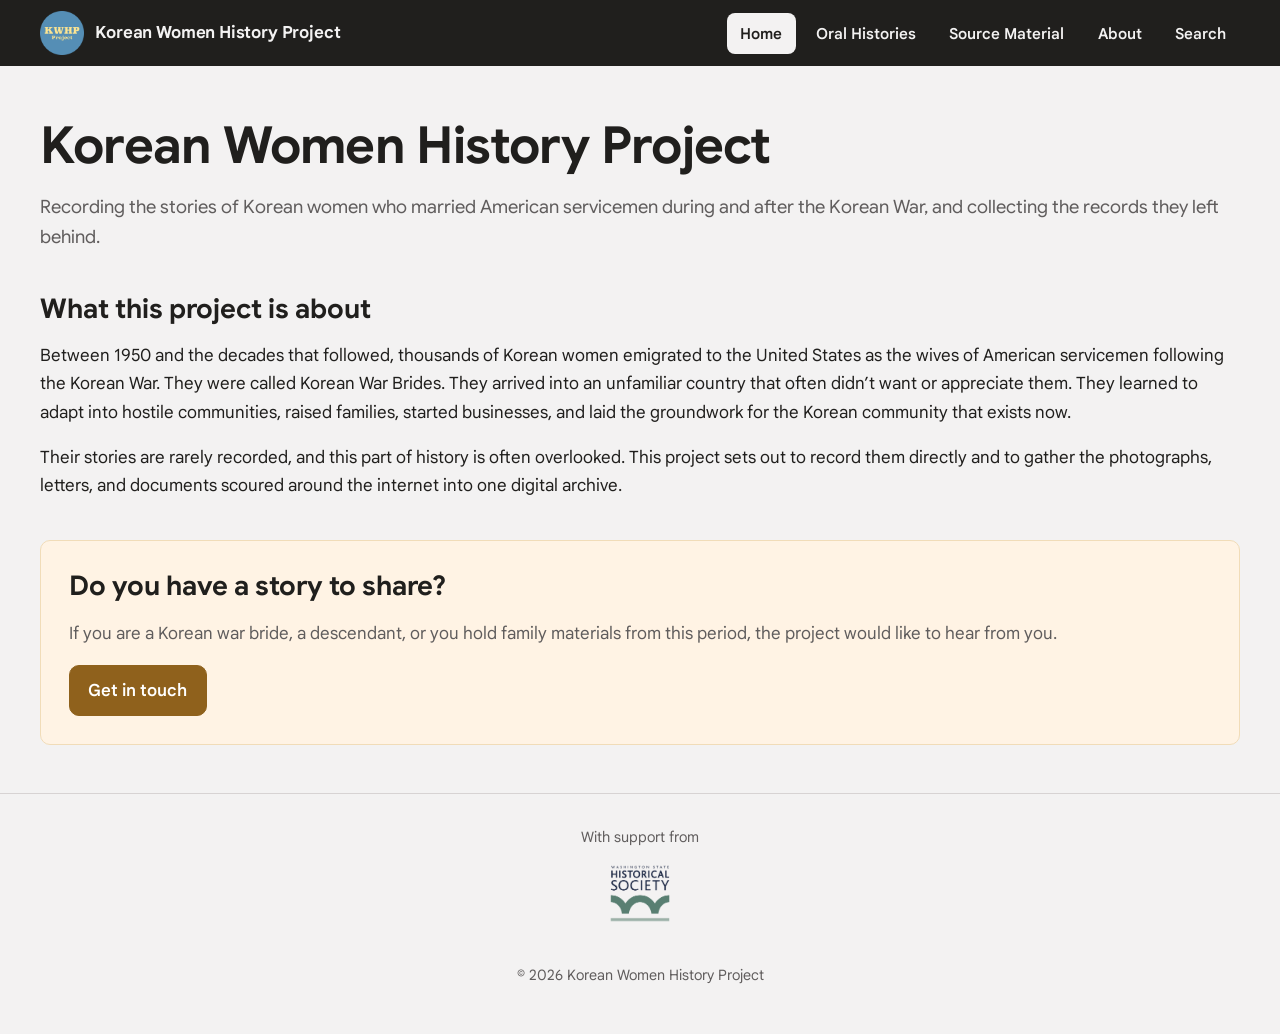
<file: index.html>
<!doctype html>
<html lang="en">
<head>
  <meta charset="utf-8" />
  <meta name="viewport" content="width=device-width, initial-scale=1" />
  <title>Korean Women History Project</title>
  <meta name="description" content="An oral history and archival project documenting the lives of Korean war brides." />
  <link rel="stylesheet" href="styles.css" />
  <link rel="icon" href="favicon.ico" sizes="any" />
  <link rel="icon" type="image/png" sizes="32x32" href="images/favicon-32.png" />
  <link rel="icon" type="image/png" sizes="16x16" href="images/favicon-16.png" />
  <link rel="apple-touch-icon" href="images/apple-touch-icon.png" />
  <link rel="manifest" href="site.webmanifest" />
</head>
<body>
  <a class="skip-link" href="#main">Skip to content</a>


  <header class="site-header">
    <a class="brand" href="index.html">
      <img class="brand-logo" src="images/logo.png" alt="" width="512" height="512" />
      <span class="brand-name">Korean Women History Project</span>
    </a>
    <button id="nav-toggle" class="nav-toggle" type="button" aria-expanded="false" aria-controls="site-nav">Menu</button>
    <nav id="site-nav" class="site-nav">
      <a href="index.html" aria-current="page">Home</a>
      <a href="oral-histories.html">Oral Histories</a>
      <a href="archive.html">Source Material</a>
      <a href="about.html">About</a>
      <a href="search.html">Search</a>
    </nav>
  </header>

  <main id="main">
    <section class="hero">
      <h1>Korean Women History Project</h1>
      <p class="lede">
        Recording the stories of Korean women who married American servicemen during and
        after the Korean War, and collecting the records they left behind.
      </p>
    </section>

    <section class="prose">
      <h2>What this project is about</h2>
      <p>
        Between 1950 and the decades that followed, thousands of Korean women emigrated
        to the United States as the wives of American servicemen following the Korean War.
        They were called Korean War Brides. They arrived into an unfamiliar country that
        often didn&rsquo;t want or appreciate them. They learned to adapt into hostile
        communities, raised families, started businesses, and laid the groundwork for the
        Korean community that exists now.
      </p>
      <p>
        Their stories are rarely recorded, and this part of history is often overlooked.
        This project sets out to record them directly and to gather the
        photographs, letters, and documents scoured around the internet into one digital
        archive.
      </p>
    </section>

    <section class="callout">
      <h2>Do you have a story to share?</h2>
      <p>
        If you are a Korean war bride, a descendant, or you hold family materials from
        this period, the project would like to hear from you.
      </p>
      <p><a class="btn btn-primary" href="https://forms.gle/nrmysBmQcNT2oJr99" target="_blank" rel="noopener">Get in touch</a></p>
    </section>
  </main>

  <footer>
    <a class="support" href="https://www.washingtonhistory.org/" target="_blank" rel="noopener">
      <span>With support from</span>
      <img src="images/WSHS_logo.png" alt="Washington State Historical Society" width="79" height="72" />
    </a>
    <p>© <span data-year>2026</span> Korean Women History Project</p>
  </footer>

  <script src="script.js"></script>
</body>
</html>
</file>
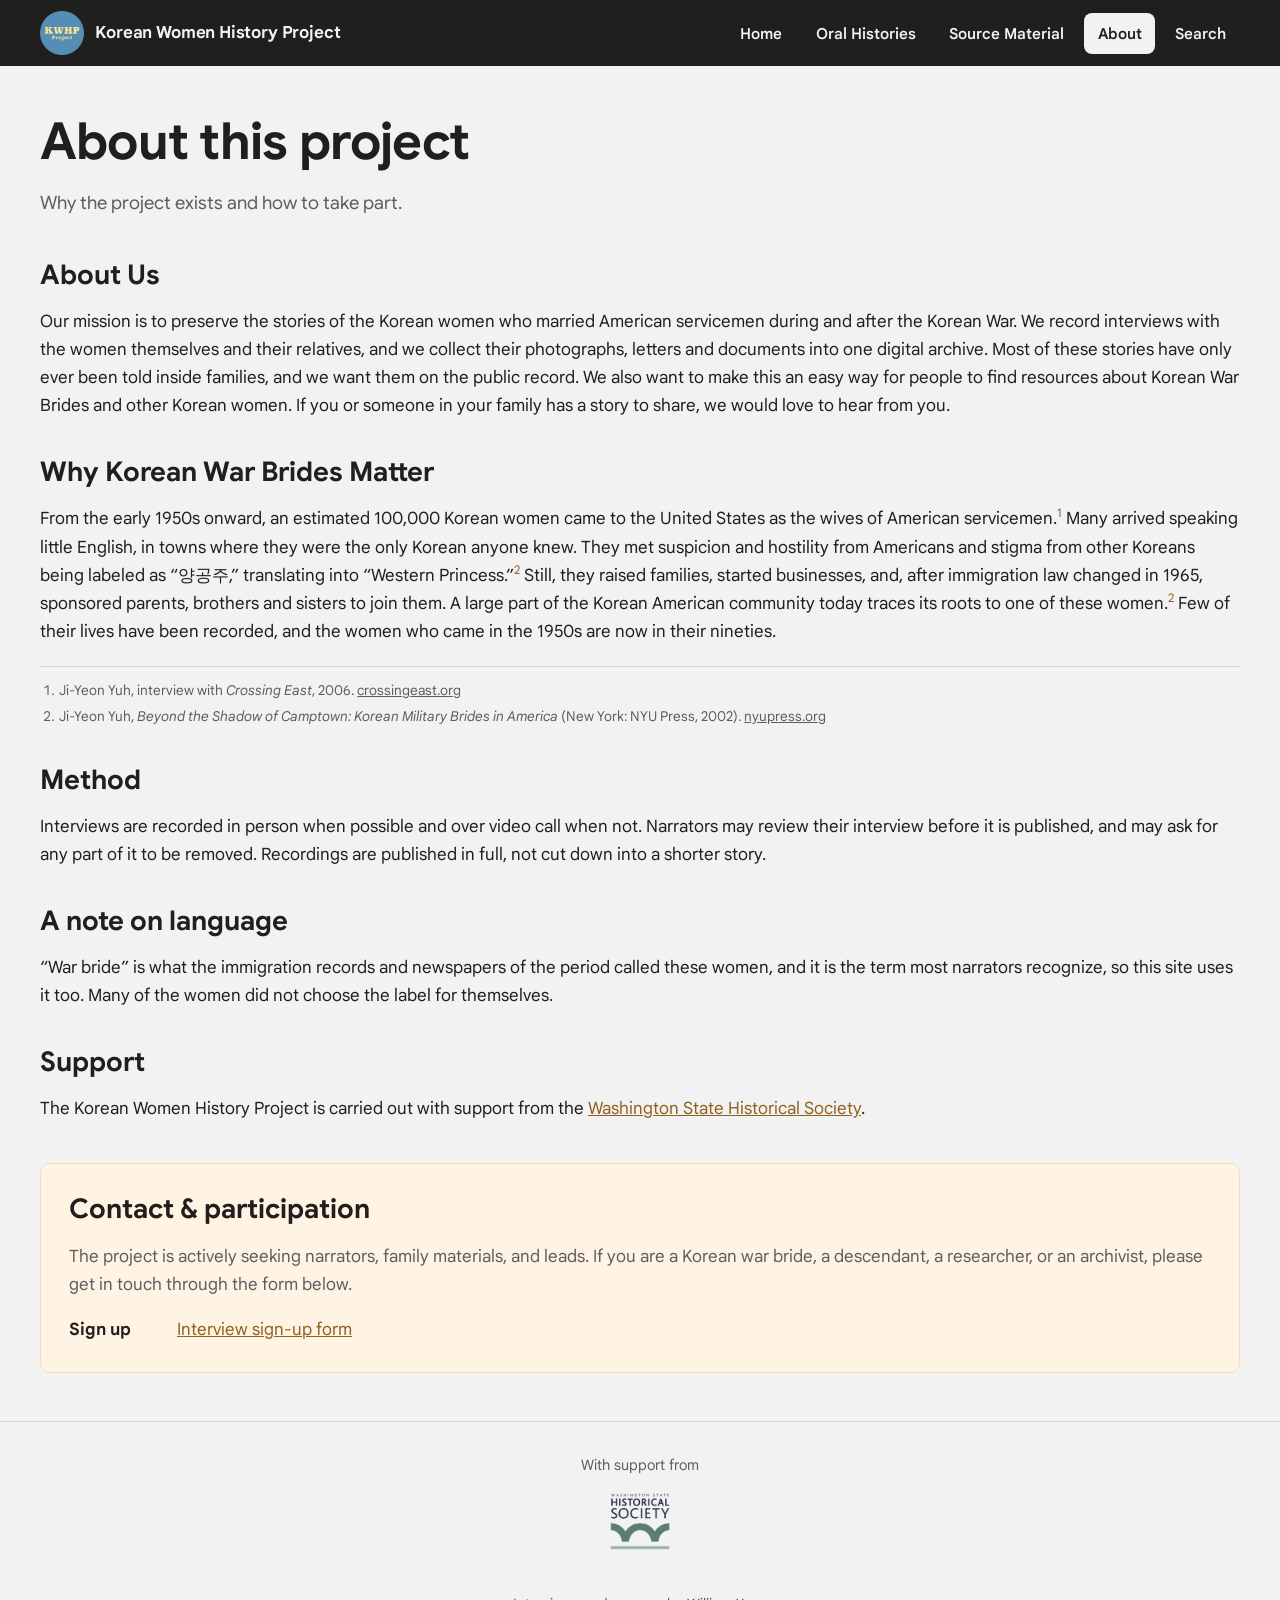
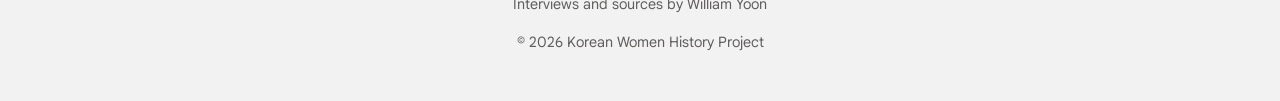
<file: about.html>
<!doctype html>
<html lang="en">
<head>
  <meta charset="utf-8" />
  <meta name="viewport" content="width=device-width, initial-scale=1" />
  <title>About | Korean Women History Project</title>
  <meta name="description" content="Who runs the Korean Women History Project, how interviews are conducted, and how to take part." />
  <link rel="stylesheet" href="styles.css" />
  <link rel="icon" href="favicon.ico" sizes="any" />
  <link rel="icon" type="image/png" sizes="32x32" href="images/favicon-32.png" />
  <link rel="icon" type="image/png" sizes="16x16" href="images/favicon-16.png" />
  <link rel="apple-touch-icon" href="images/apple-touch-icon.png" />
  <link rel="manifest" href="site.webmanifest" />
</head>
<body>
  <a class="skip-link" href="#main">Skip to content</a>


  <header class="site-header">
    <a class="brand" href="index.html">
      <img class="brand-logo" src="images/logo.png" alt="" width="512" height="512" />
      <span class="brand-name">Korean Women History Project</span>
    </a>
    <button id="nav-toggle" class="nav-toggle" type="button" aria-expanded="false" aria-controls="site-nav">Menu</button>
    <nav id="site-nav" class="site-nav">
      <a href="index.html">Home</a>
      <a href="oral-histories.html">Oral Histories</a>
      <a href="archive.html">Source Material</a>
      <a href="about.html" aria-current="page">About</a>
      <a href="search.html">Search</a>
    </nav>
  </header>

  <main id="main">
    <section class="page-head">
      <h1>About this project</h1>
      <p class="lede">
        Why the project exists and how to take part.
      </p>
    </section>

    <section class="prose">
      <h2>About Us</h2>
      <p>
        Our mission is to preserve the stories of the Korean women who married American
        servicemen during and after the Korean War.
        We record interviews with the women themselves and their relatives, and we collect
        their photographs, letters and documents into one digital archive. Most of these
        stories have only ever been told inside families, and we want them on the public record. We also want to
        make this an easy way for people to find resources about Korean War Brides and other
        Korean women. If you or someone in your family has a story to share, we would love to
        hear from you.
      </p>

      <h2>Why Korean War Brides Matter</h2>
      <p>
        From the early 1950s onward, an estimated 100,000 Korean women came to the United
        States as the wives of American servicemen.<sup><a href="#source-1">1</a></sup> Many
        arrived speaking little English, in towns where they were the only Korean anyone knew.
        They met suspicion and hostility from Americans and stigma from other Koreans being
        labeled as &ldquo;<span lang="ko">양공주</span>,&rdquo; translating into &ldquo;Western
        Princess.&rdquo;<sup><a href="#source-2">2</a></sup> Still, they raised families,
        started businesses, and, after immigration law changed in 1965, sponsored parents,
        brothers and sisters to join them. A large part of the Korean American community today
        traces its roots to one of these women.<sup><a href="#source-2">2</a></sup> Few of their
        lives have been recorded, and the women who came in the 1950s are now in their nineties.
      </p>

      <ol class="sources" aria-label="Sources">
        <li id="source-1">
          Ji-Yeon Yuh, interview with <em>Crossing East</em>, 2006.
          <a href="http://www.crossingeast.org/crossingeastarchive/2017/03/27/dr-ji-yeon-yuh-interview/">crossingeast.org</a>
        </li>
        <li id="source-2">
          Ji-Yeon Yuh, <em>Beyond the Shadow of Camptown: Korean Military Brides in America</em>
          (New York: NYU Press, 2002).
          <a href="https://nyupress.org/9780814796993/beyond-the-shadow-of-camptown/">nyupress.org</a>
        </li>
      </ol>

      <h2>Method</h2>
      <p>
        Interviews are recorded in person when possible and over video call when not.
        Narrators may review their interview before it is published, and may ask for any part
        of it to be removed. Recordings are published in full, not cut down into a shorter
        story.
      </p>

      <h2>A note on language</h2>
      <p>
        &ldquo;War bride&rdquo; is what the immigration records and newspapers of the period
        called these women, and it is the term most narrators recognize, so this site uses it
        too. Many of the women did not choose the label for themselves.
      </p>

      <h2>Support</h2>
      <p>
        The Korean Women History Project is carried out with support from the
        <a href="https://www.washingtonhistory.org/" target="_blank" rel="noopener">Washington State Historical Society</a>.
      </p>
    </section>

    <section class="callout" id="contact">
      <h2>Contact &amp; participation</h2>
      <p>
        The project is actively seeking narrators, family materials, and leads. If you are
        a Korean war bride, a descendant, a researcher, or an archivist, please get in touch
        through the form below.
      </p>
      <ul class="contact-list">
        <li><strong>Sign up</strong> <a href="https://forms.gle/nrmysBmQcNT2oJr99" target="_blank" rel="noopener">Interview sign-up form</a></li>
      </ul>
    </section>
  </main>

  <footer>
    <a class="support" href="https://www.washingtonhistory.org/" target="_blank" rel="noopener">
      <span>With support from</span>
      <img src="images/WSHS_logo.png" alt="Washington State Historical Society" width="79" height="72" />
    </a>
    <p>Interviews and sources by William Yoon</p>
    <p>© <span data-year>2026</span> Korean Women History Project</p>
  </footer>

  <script src="script.js"></script>
</body>
</html>
</file>
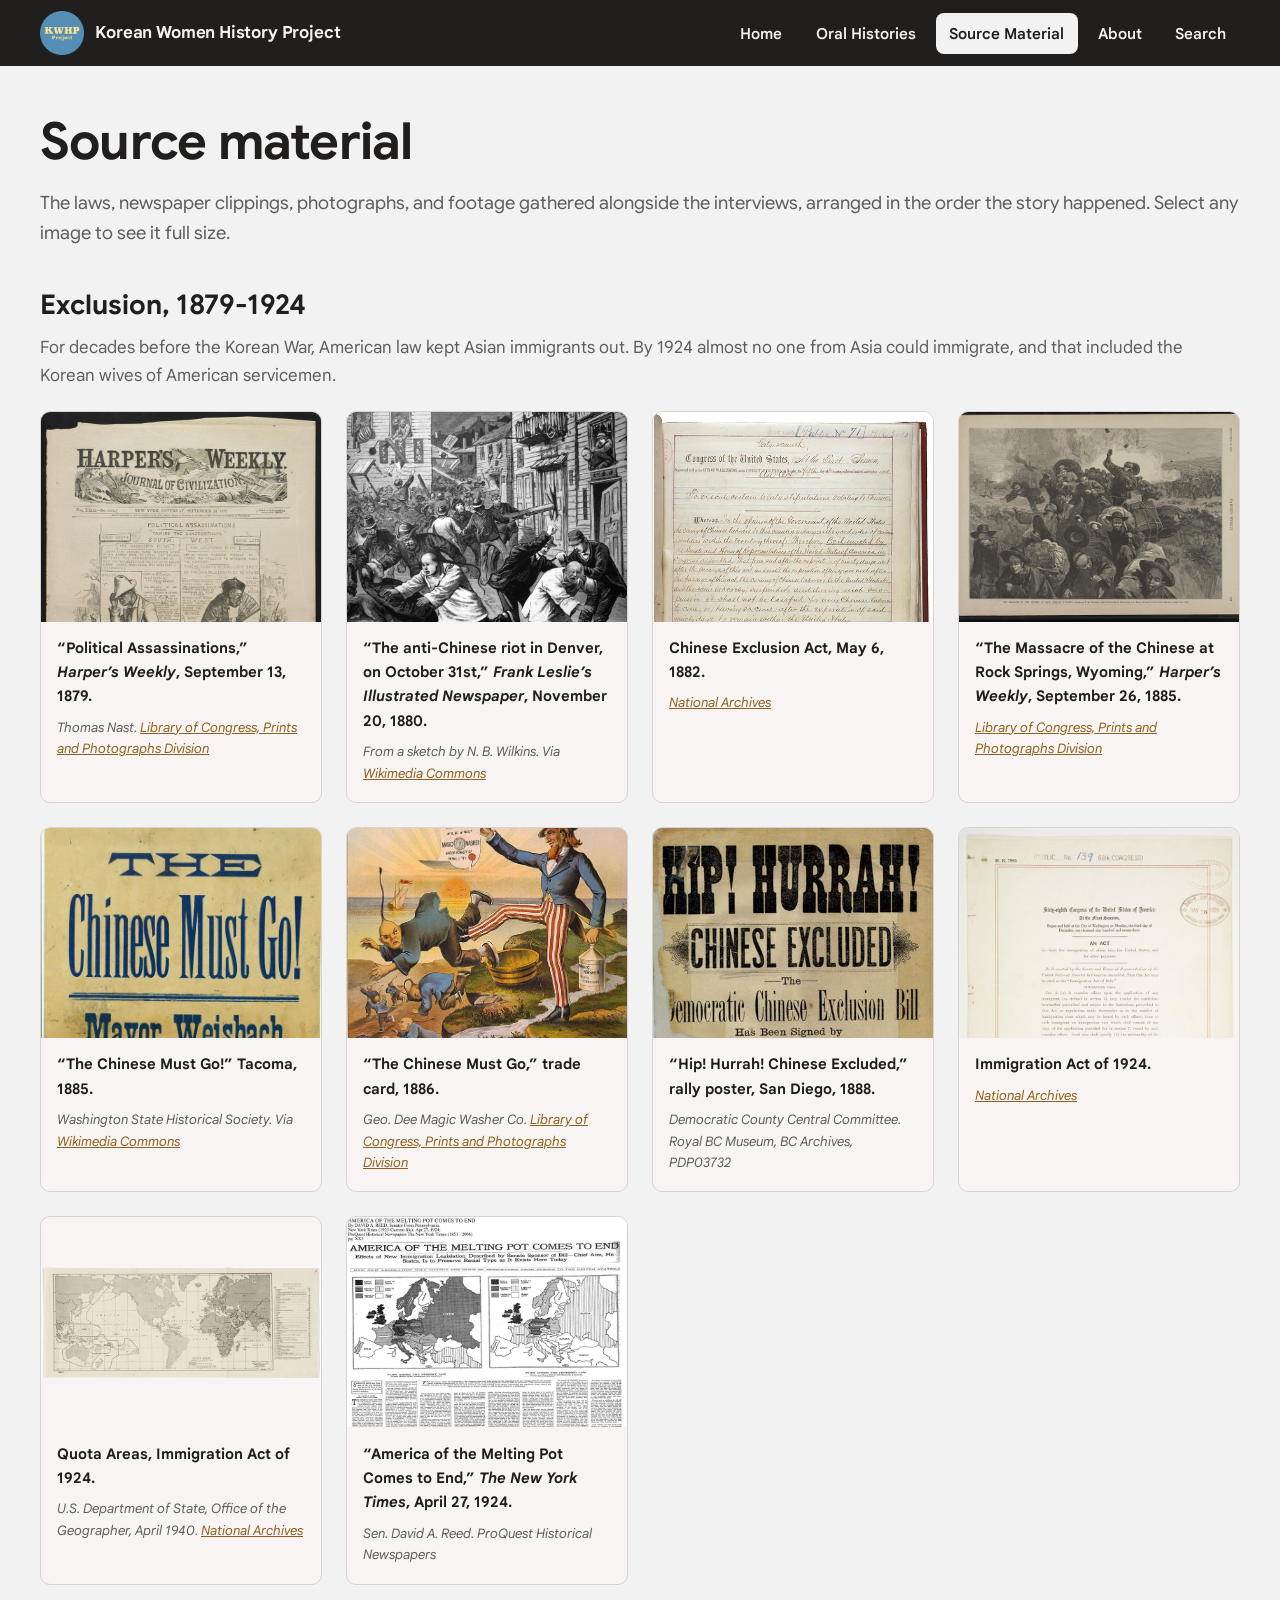
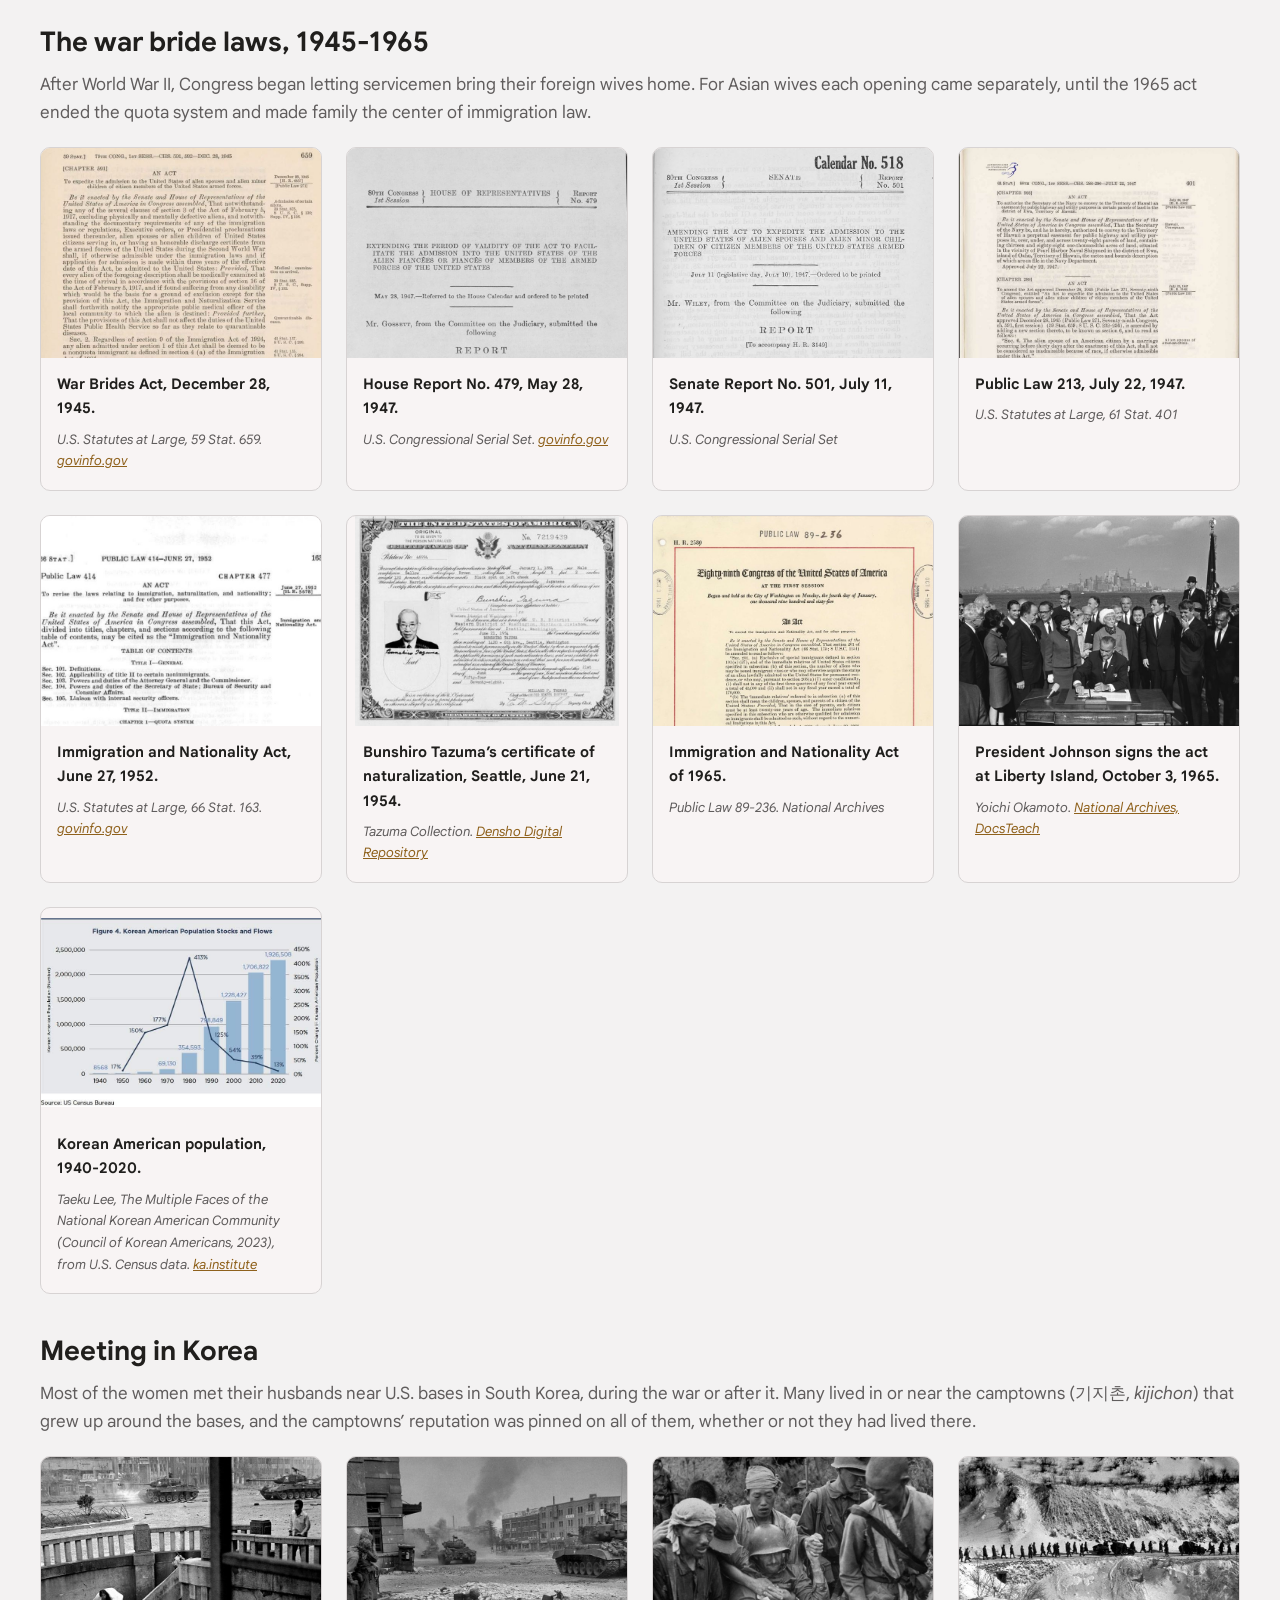
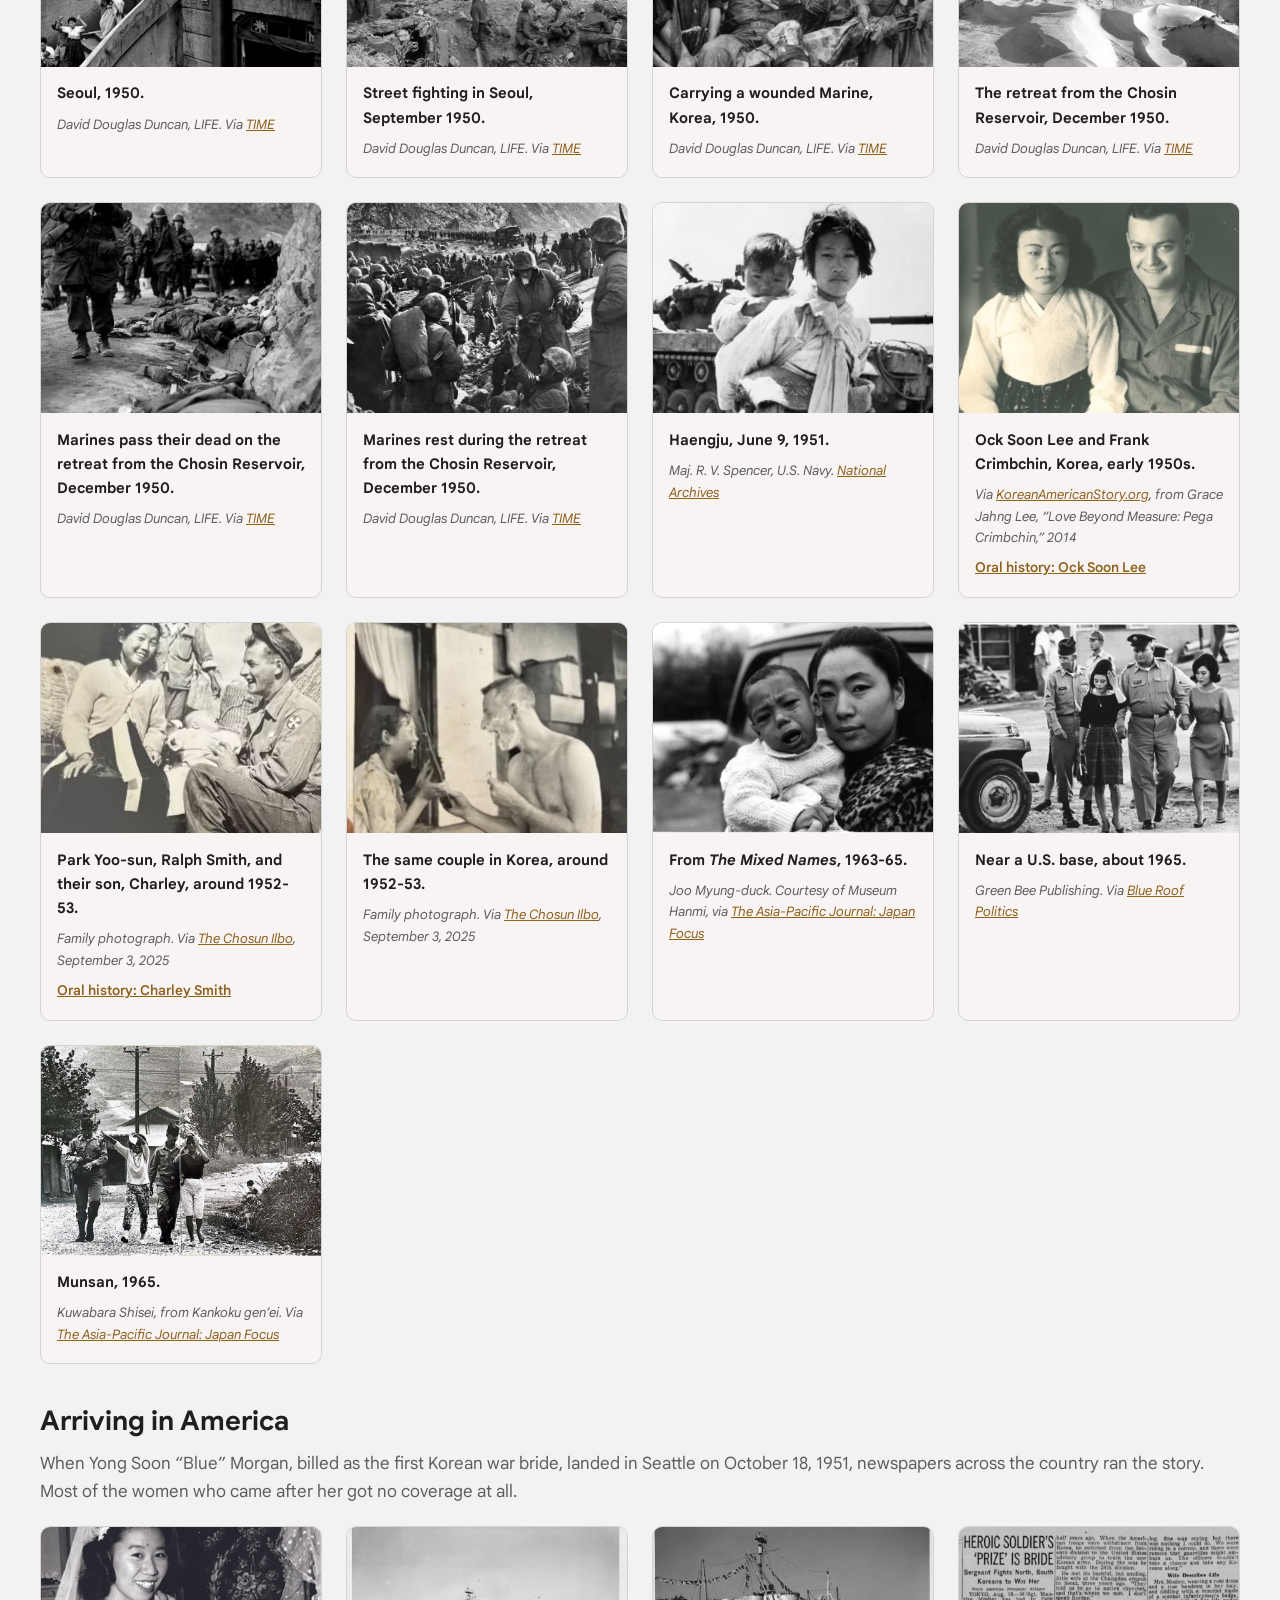
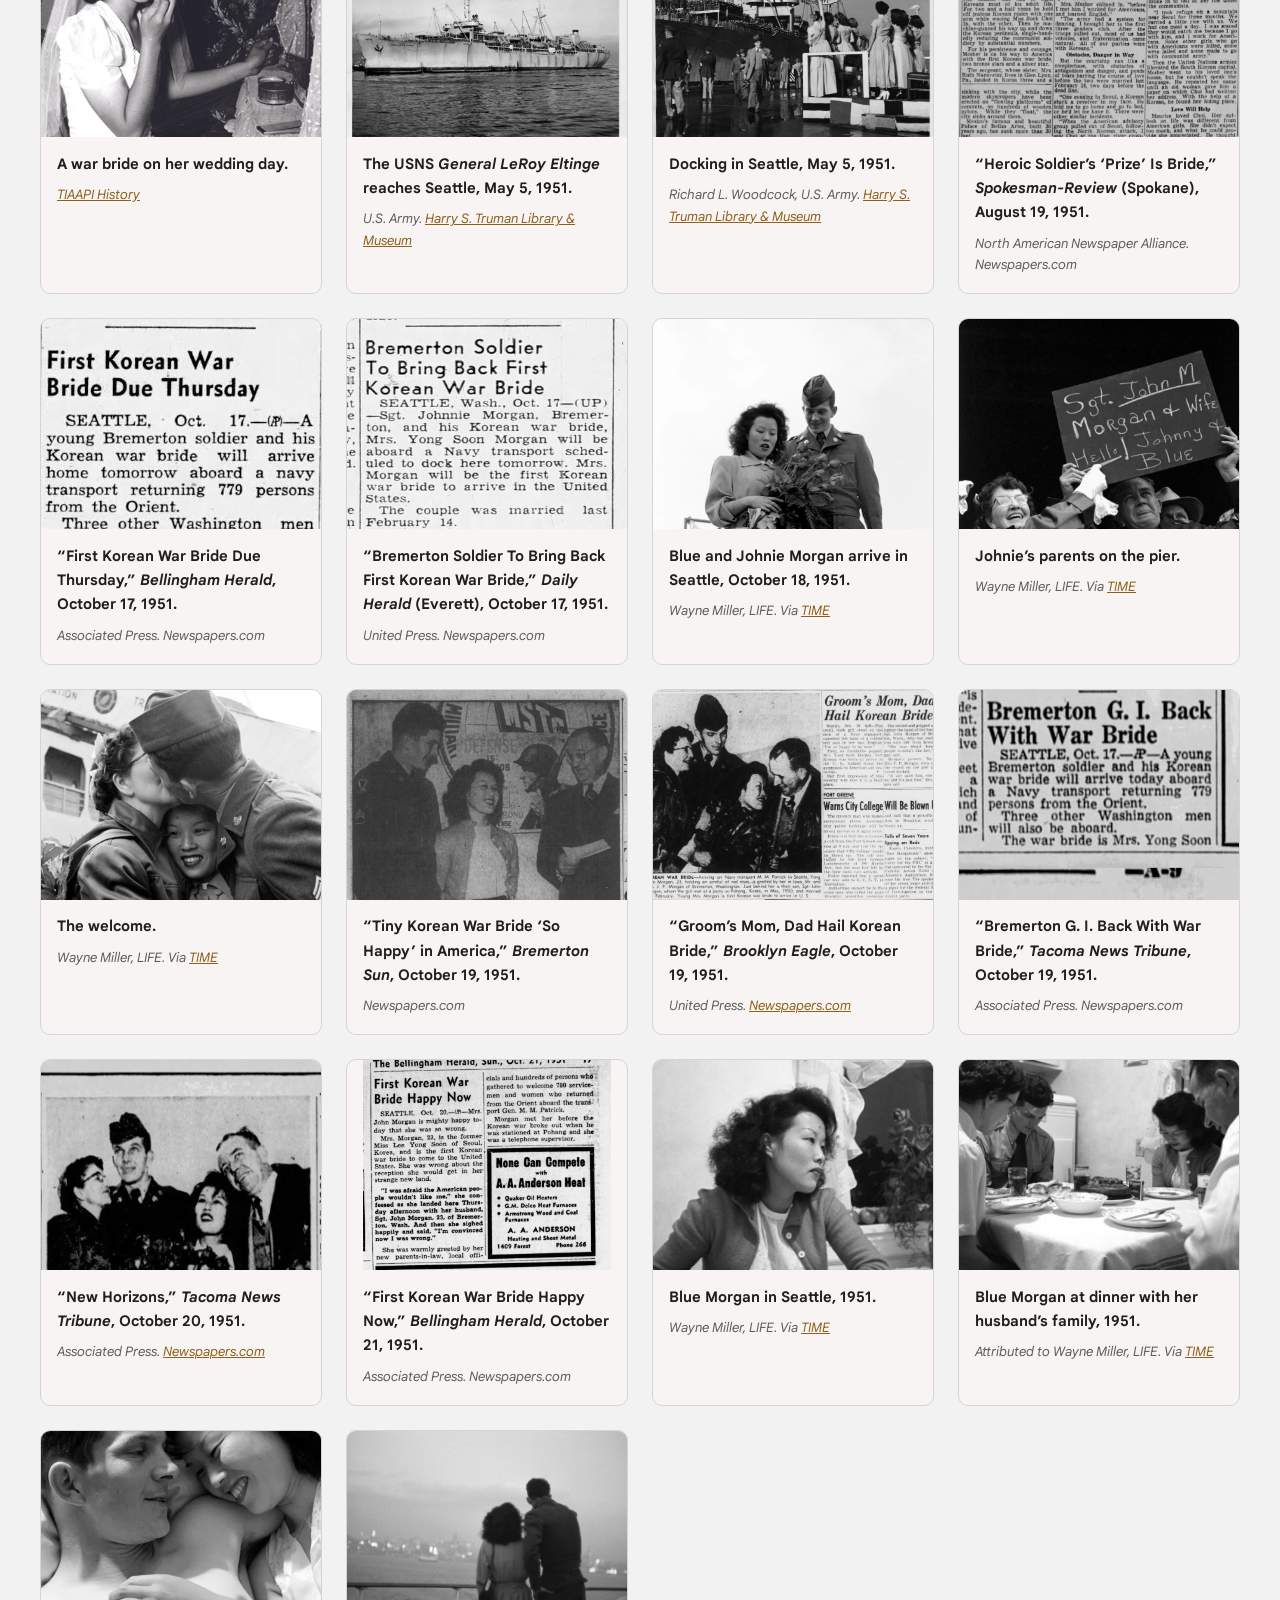
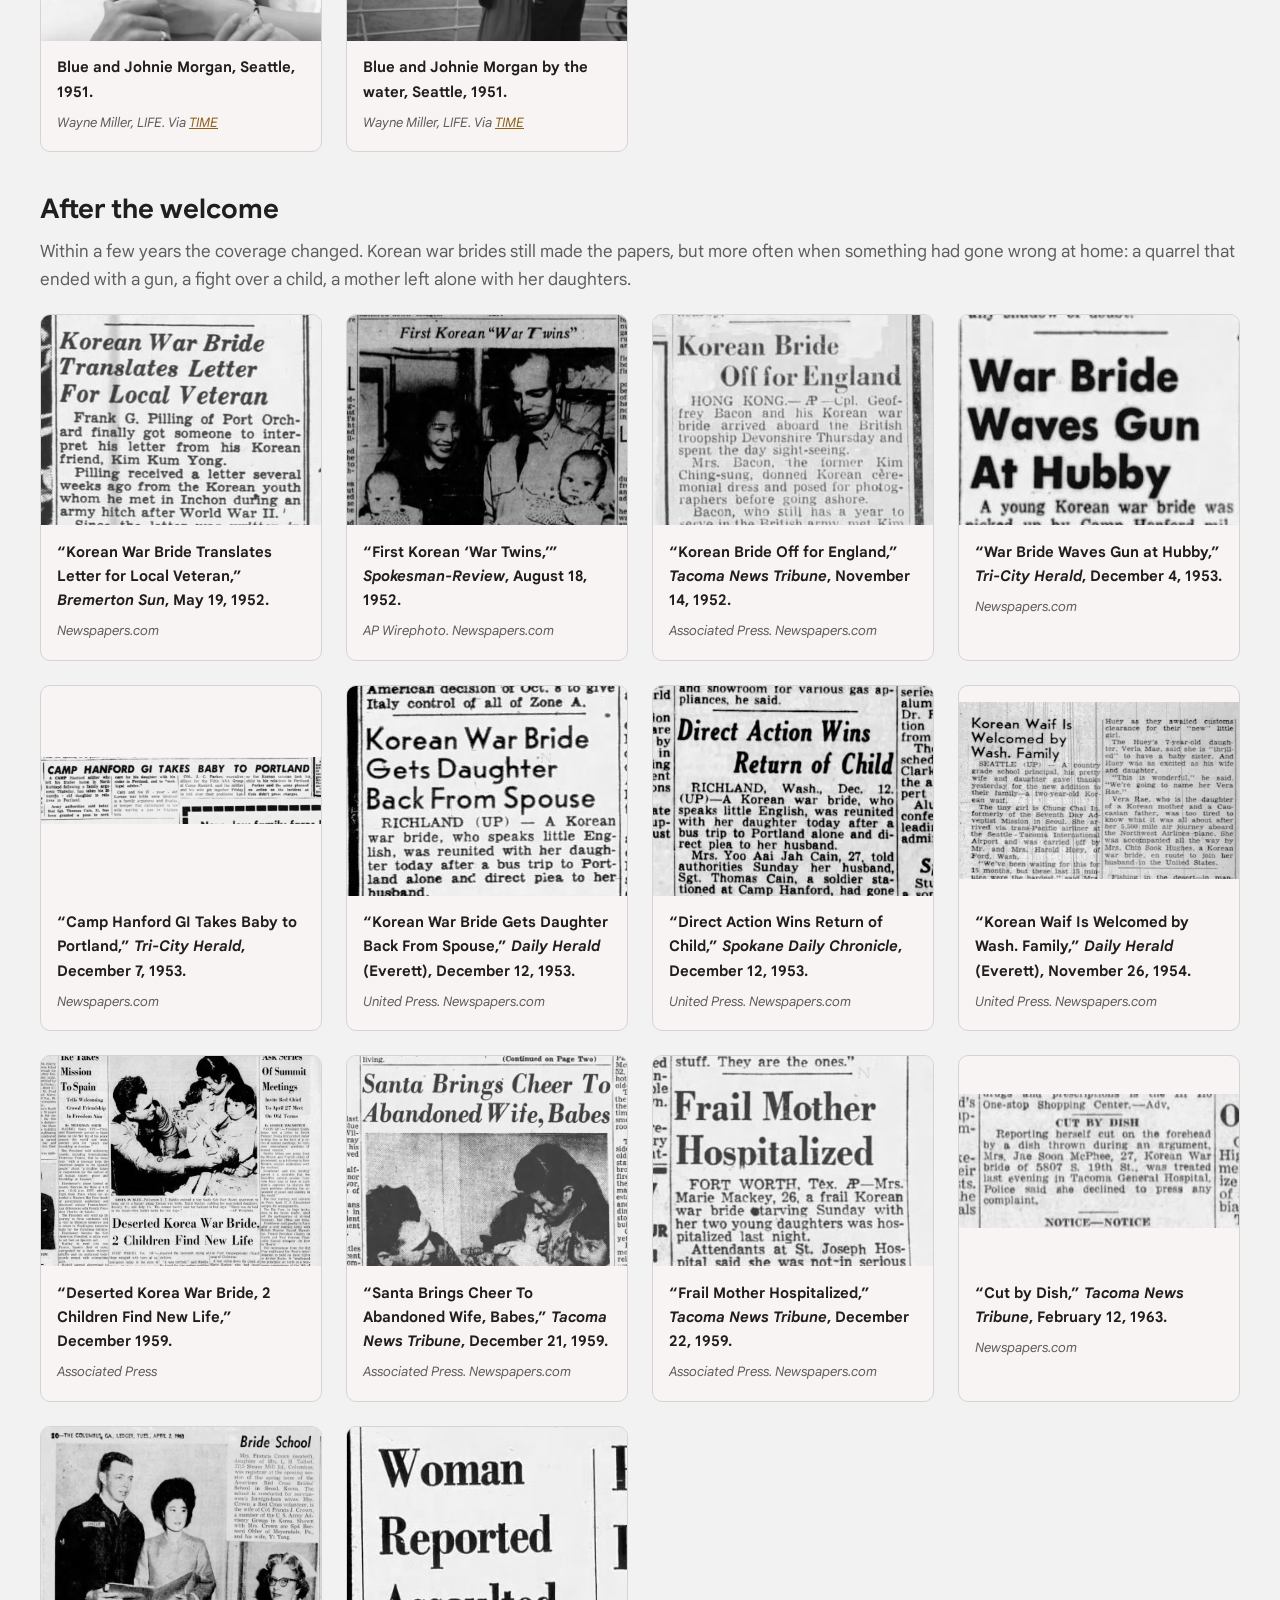
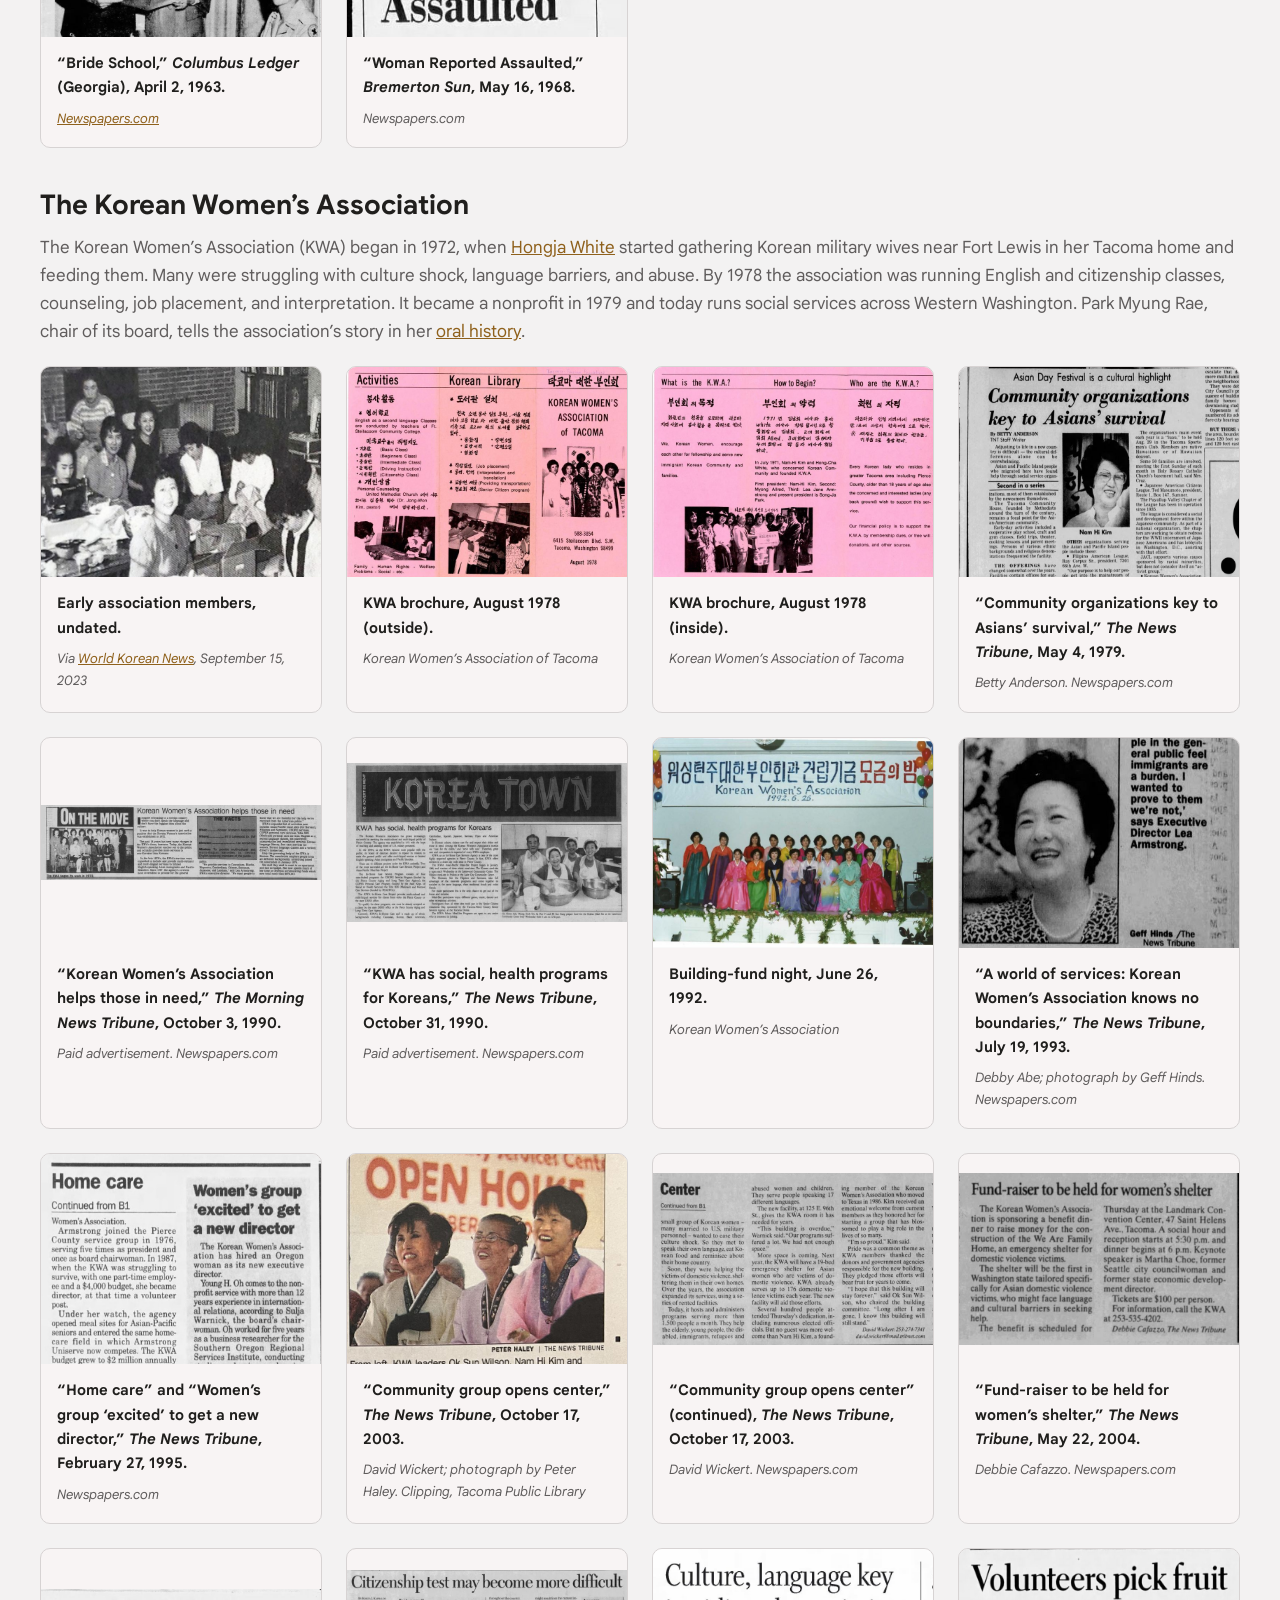
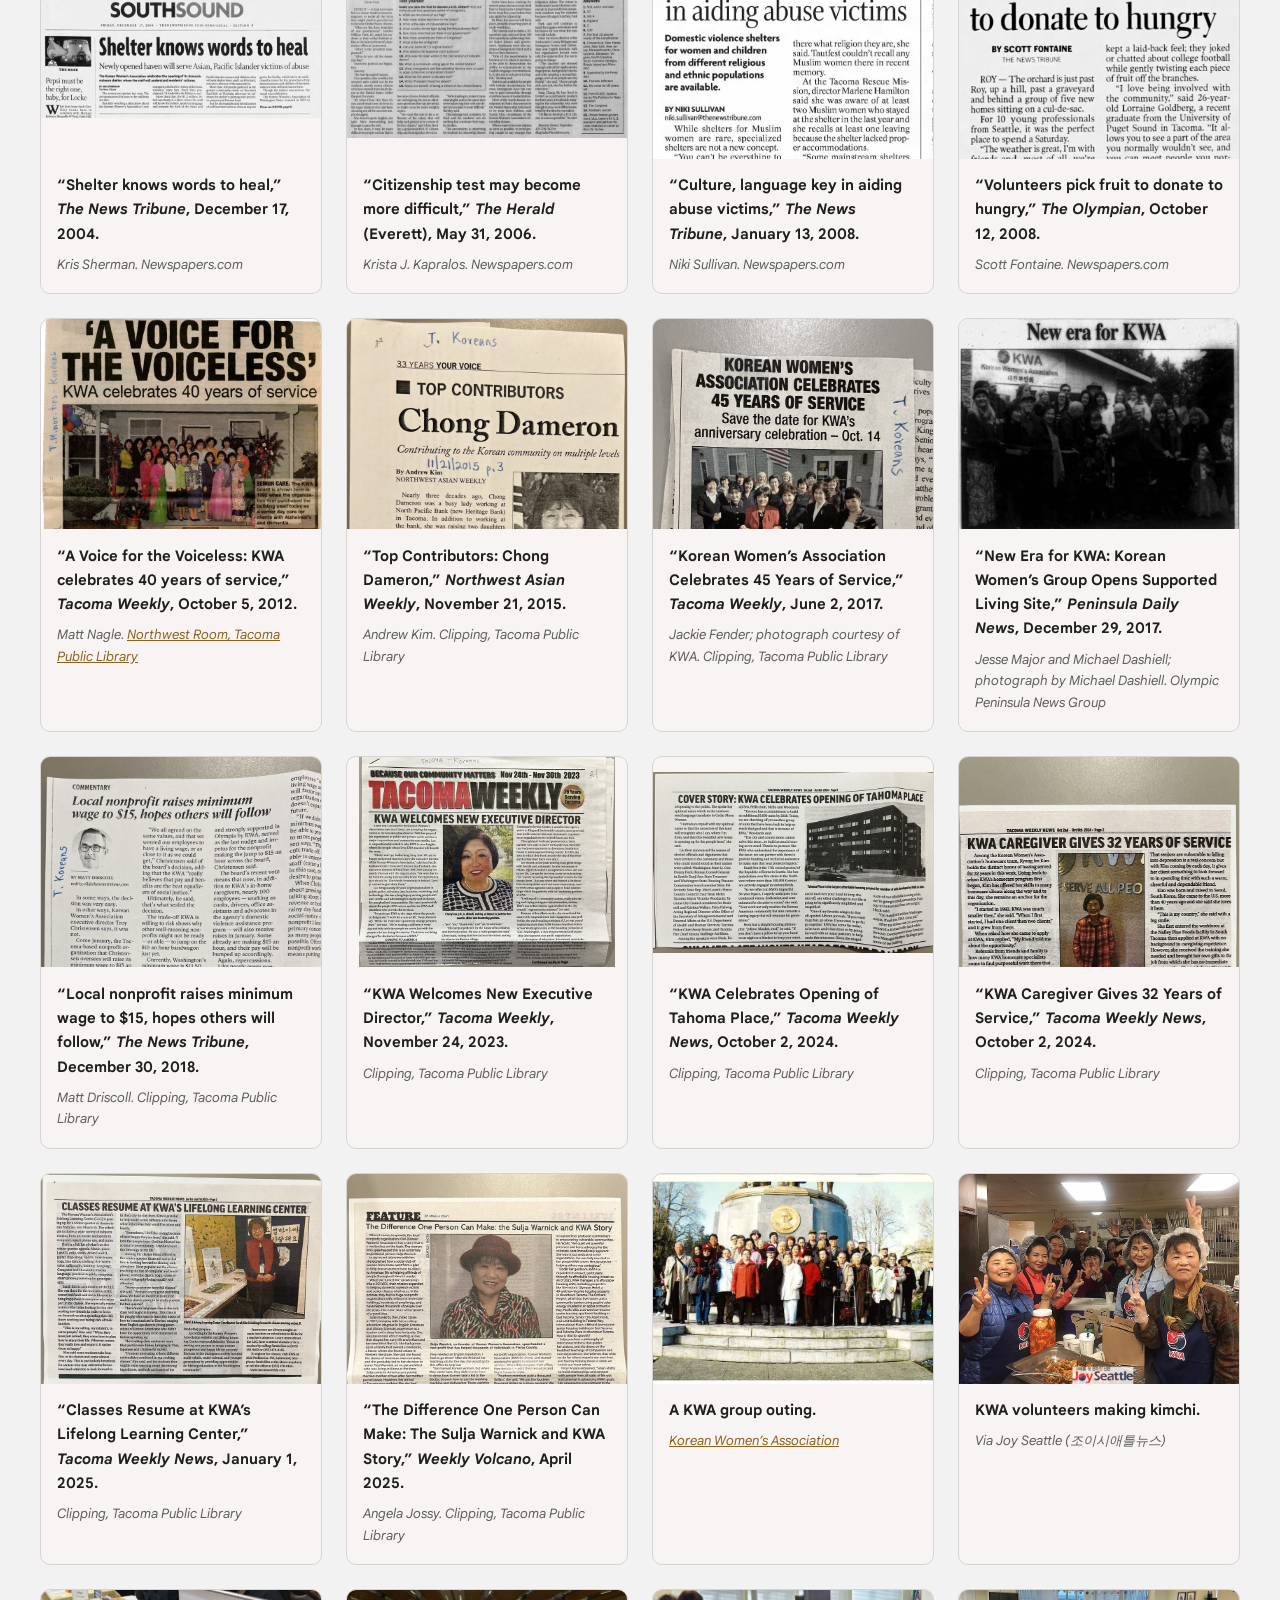
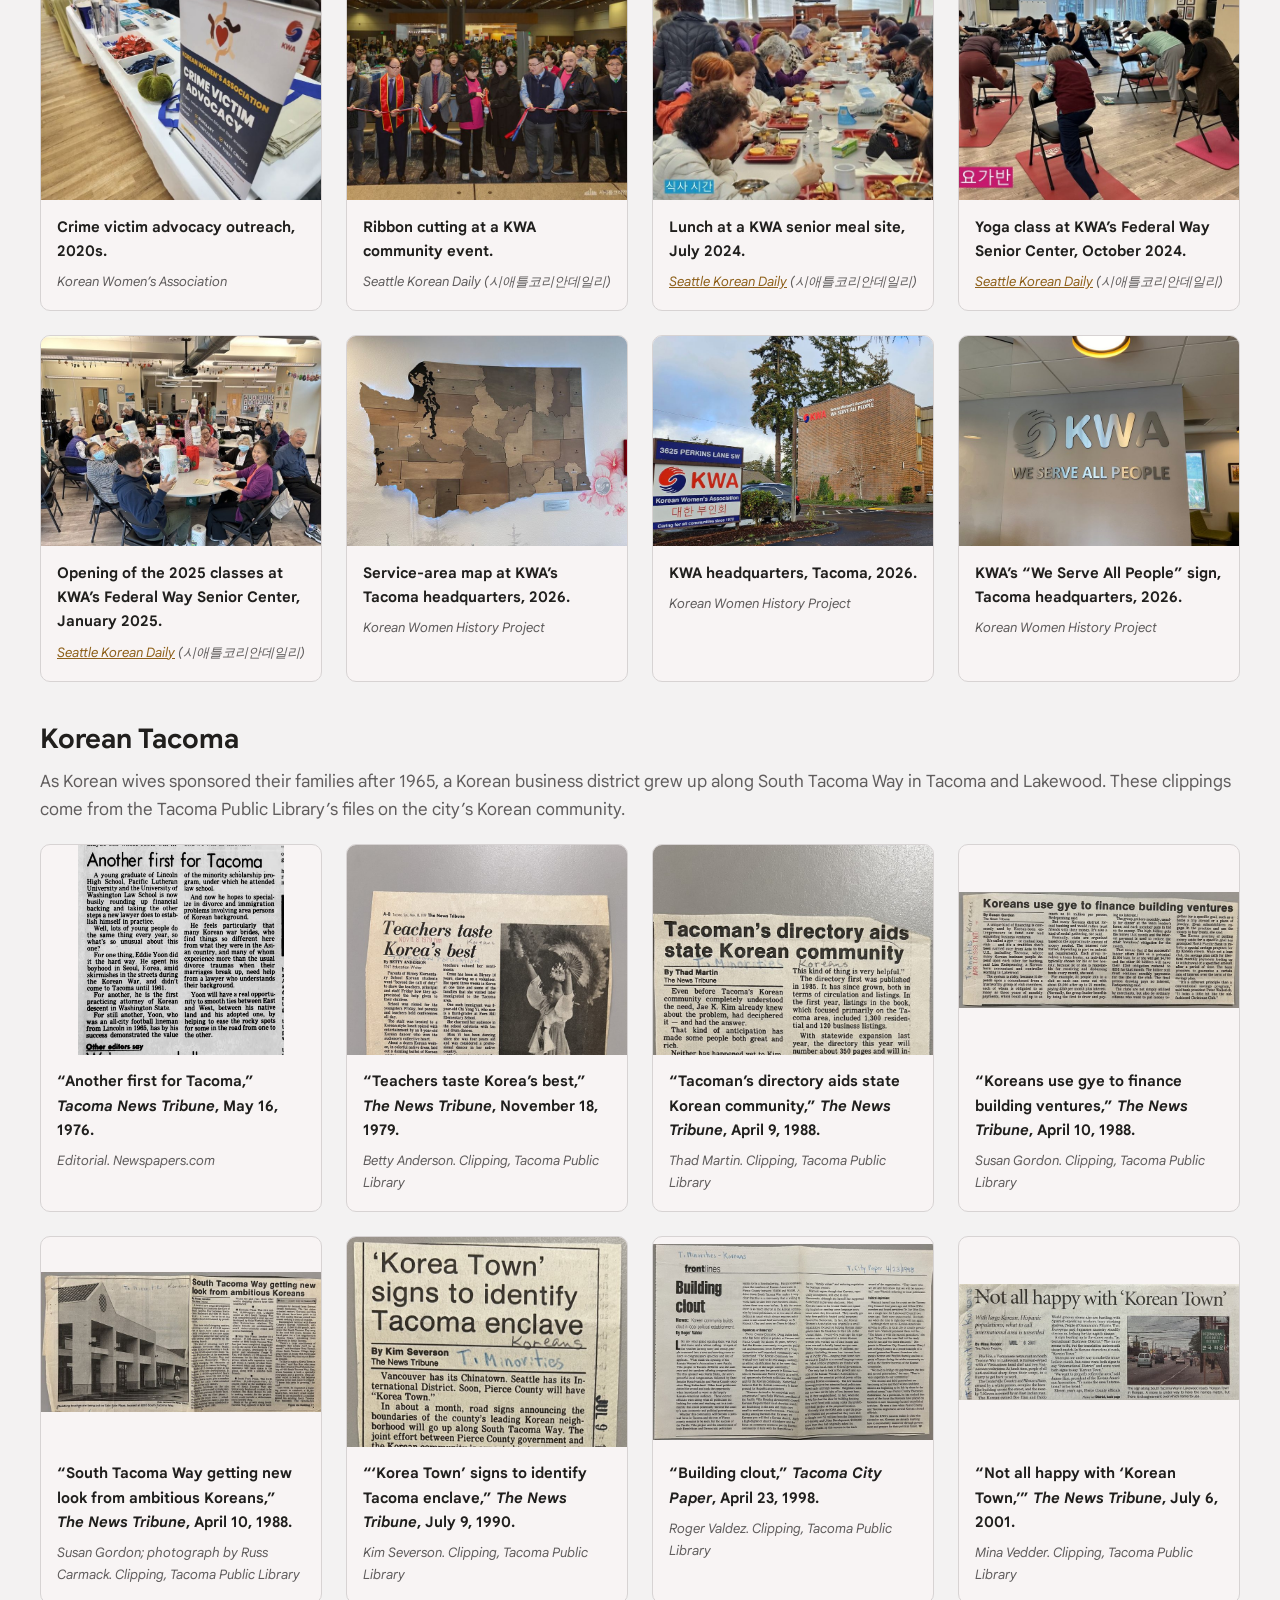
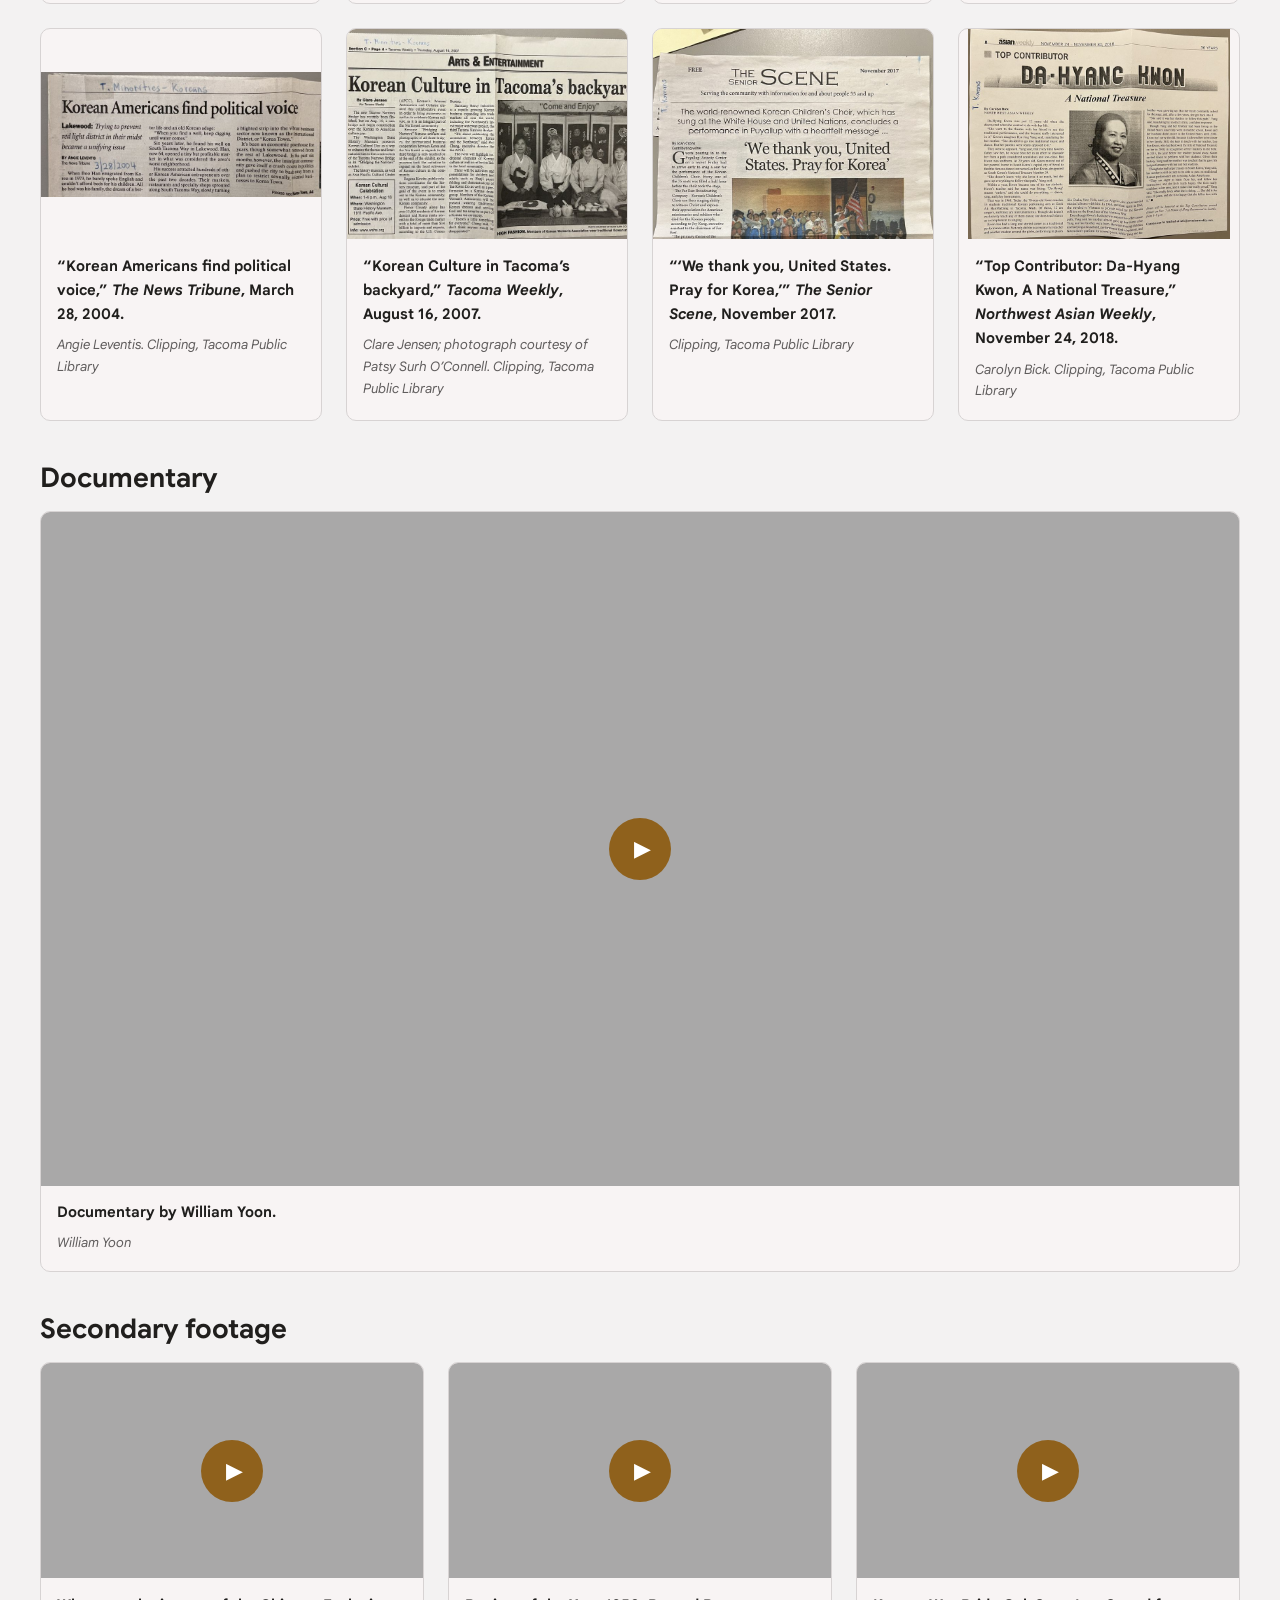
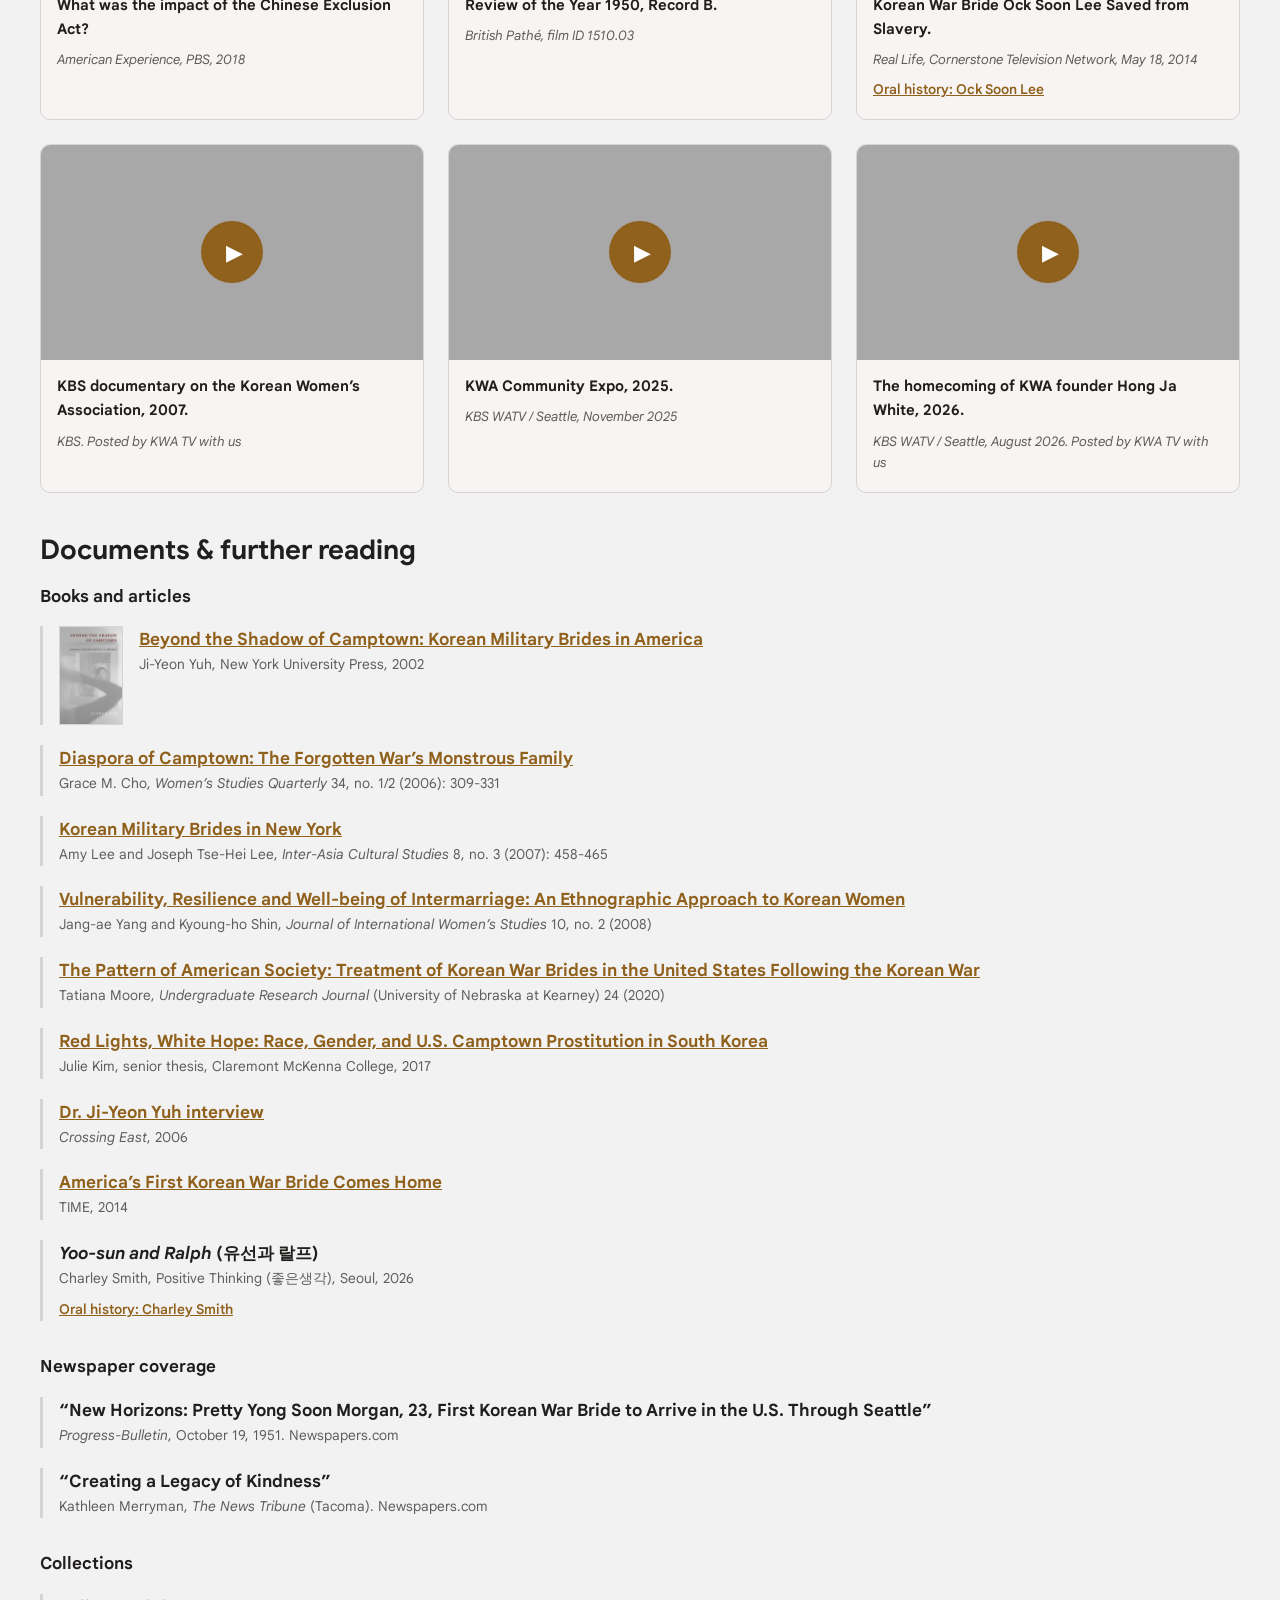
<file: archive.html>
<!doctype html>
<html lang="en">
<head>
  <meta charset="utf-8" />
  <meta name="viewport" content="width=device-width, initial-scale=1" />
  <title>Source Material | Korean Women History Project</title>
  <meta name="description" content="Laws, newspaper clippings, photographs, and footage gathered for the Korean Women History Project." />
  <link rel="stylesheet" href="styles.css" />
  <link rel="icon" href="favicon.ico" sizes="any" />
  <link rel="icon" type="image/png" sizes="32x32" href="images/favicon-32.png" />
  <link rel="icon" type="image/png" sizes="16x16" href="images/favicon-16.png" />
  <link rel="apple-touch-icon" href="images/apple-touch-icon.png" />
  <link rel="manifest" href="site.webmanifest" />
</head>
<body>
  <a class="skip-link" href="#main">Skip to content</a>


  <header class="site-header">
    <a class="brand" href="index.html">
      <img class="brand-logo" src="images/logo.png" alt="" width="512" height="512" />
      <span class="brand-name">Korean Women History Project</span>
    </a>
    <button id="nav-toggle" class="nav-toggle" type="button" aria-expanded="false" aria-controls="site-nav">Menu</button>
    <nav id="site-nav" class="site-nav">
      <a href="index.html">Home</a>
      <a href="oral-histories.html">Oral Histories</a>
      <a href="archive.html" aria-current="page">Source Material</a>
      <a href="about.html">About</a>
      <a href="search.html">Search</a>
    </nav>
  </header>

  <main id="main">
    <section class="page-head">
      <h1>Source material</h1>
      <p class="lede">
        The laws, newspaper clippings, photographs, and footage gathered alongside the
        interviews, arranged in the order the story happened. Select any image to see it
        full size.
      </p>
    </section>

    <!--
      ADDING A PHOTOGRAPH OR DOCUMENT
      ------------------------------------------------------------------
      1. Put the full-size image in images/source/ (e.g. images/source/1954-wedding.jpg),
         no more than 2000px on its long side, and an 800px-wide copy with the
         same name in images/source/thumbs/
      2. Copy a <figure class="item"> block below into the right section
      3. Point href at the full-size file and src at the thumbnail, set width and
         height to the thumbnail's size, write a real alt description, then edit
         the title and the credit line. Captions are citations only: a title and
         a credit, with no description.

      Add class="item item-doc" for a document page, so the thumbnail shows the
      top of the page where the title is, or "item item-fit" for a chart, so
      nothing is cropped.
    -->
    <section class="archive-section" id="exclusion">
      <h2>Exclusion, 1879-1924</h2>
      <p>
        For decades before the Korean War, American law kept Asian immigrants out. By 1924
        almost no one from Asia could immigrate, and that included the Korean wives of
        American servicemen.
      </p>
      <div class="gallery">

        <figure class="item item-doc">
          <a class="item-image" href="images/source/1879-harpers-weekly-nast.jpg">
            <img src="images/source/thumbs/1879-harpers-weekly-nast.jpg" alt="Harper's Weekly cover cartoon by Thomas Nast: a Black man walking away from a wall of Southern headlines beside a Chinese man walking away from a wall of Californian headlines" loading="lazy" width="800" height="1130" />
          </a>
          <figcaption>
            <strong>“Political Assassinations,” <cite>Harper’s Weekly</cite>, September 13, 1879.</strong>
            <span class="credit">Thomas Nast. <a href="https://www.loc.gov/pictures/item/2010644337/">Library of Congress, Prints and Photographs Division</a></span>
          </figcaption>
        </figure>

        <figure class="item">
          <a class="item-image" href="images/source/1880-denver-anti-chinese-riot.jpg">
            <img src="images/source/thumbs/1880-denver-anti-chinese-riot.jpg" alt="Engraving of a mob beating Chinese men and throwing their belongings from the windows of wooden buildings on a Denver street" loading="lazy" width="800" height="996" />
          </a>
          <figcaption>
            <strong>“The anti-Chinese riot in Denver, on October 31st,” <cite>Frank Leslie’s Illustrated Newspaper</cite>, November 20, 1880.</strong>
            <span class="credit">From a sketch by N. B. Wilkins. Via <a href="https://commons.wikimedia.org/wiki/File:1880_Anti-Chinese_Riot_in_Denver_anagoria.JPG">Wikimedia Commons</a></span>
          </figcaption>
        </figure>

        <figure class="item item-doc">
          <a class="item-image" href="images/source/1882-chinese-exclusion-act.jpg">
            <img src="images/source/thumbs/1882-chinese-exclusion-act.jpg" alt="First page of the handwritten Chinese Exclusion Act, 1882" loading="lazy" width="500" height="682" />
          </a>
          <figcaption>
            <strong>Chinese Exclusion Act, May 6, 1882.</strong>
            <span class="credit"><a href="https://www.archives.gov/milestone-documents/chinese-exclusion-act">National Archives</a></span>
          </figcaption>
        </figure>

        <figure class="item">
          <a class="item-image" href="images/source/1885-rock-springs-massacre.jpg">
            <img src="images/source/thumbs/1885-rock-springs-massacre.jpg" alt="Engraving of armed white miners firing on Chinese miners who flee across open ground as buildings burn" loading="lazy" width="640" height="480" />
          </a>
          <figcaption>
            <strong>“The Massacre of the Chinese at Rock Springs, Wyoming,” <cite>Harper’s Weekly</cite>, September 26, 1885.</strong>
            <span class="credit"><a href="https://www.loc.gov/pictures/item/89708533/">Library of Congress, Prints and Photographs Division</a></span>
          </figcaption>
        </figure>

        <figure class="item item-doc">
          <a class="item-image" href="images/source/1885-tacoma-chinese-must-go-poster.jpg">
            <img src="images/source/thumbs/1885-tacoma-chinese-must-go-poster.jpg" alt="Poster headed The Chinese Must Go! announcing a mass meeting called by Mayor Weisbach at the Alpha Opera House" loading="lazy" width="600" height="965" />
          </a>
          <figcaption>
            <strong>“The Chinese Must Go!” Tacoma, 1885.</strong>
            <span class="credit">Washington State Historical Society. Via <a href="https://commons.wikimedia.org/wiki/File:The_Chinese_Must_Go_-_Mayor_Weisbach_poster.jpg">Wikimedia Commons</a></span>
          </figcaption>
        </figure>

        <figure class="item">
          <a class="item-image" href="images/source/1886-chinese-must-go-trade-card.jpg">
            <img src="images/source/thumbs/1886-chinese-must-go-trade-card.jpg" alt="Color advertisement showing Uncle Sam kicking Chinese men off the edge of the country while holding a can of Magic Washer" loading="lazy" width="617" height="593" />
          </a>
          <figcaption>
            <strong>“The Chinese Must Go,” trade card, 1886.</strong>
            <span class="credit">Geo. Dee Magic Washer Co. <a href="https://www.loc.gov/pictures/resource/pga.02758/">Library of Congress, Prints and Photographs Division</a></span>
          </figcaption>
        </figure>

        <figure class="item item-doc">
          <a class="item-image" href="images/source/1888-chinese-excluded-poster.jpg">
            <img src="images/source/thumbs/1888-chinese-excluded-poster.jpg" alt="Broadside headlined Hip! Hurrah! Chinese Excluded, calling Democrats to a rally at Horton House Plaza, ending No More Chinese!" loading="lazy" width="446" height="999" />
          </a>
          <figcaption>
            <strong>“Hip! Hurrah! Chinese Excluded,” rally poster, San Diego, 1888.</strong>
            <span class="credit">Democratic County Central Committee. Royal BC Museum, BC Archives, PDP03732</span>
          </figcaption>
        </figure>

        <figure class="item item-doc">
          <a class="item-image" href="images/source/1924-immigration-act.jpg">
            <img src="images/source/thumbs/1924-immigration-act.jpg" alt="First page of the Immigration Act of 1924, H.R. 7995, stamped by the Department of State" loading="lazy" width="800" height="1205" />
          </a>
          <figcaption>
            <strong>Immigration Act of 1924.</strong>
            <span class="credit"><a href="https://catalog.archives.gov/id/5752154">National Archives</a></span>
          </figcaption>
        </figure>

        <figure class="item item-fit">
          <a class="item-image" href="images/source/1940-quota-areas-map.jpg">
            <img src="images/source/thumbs/1940-quota-areas-map.jpg" alt="World map of immigration quota areas under the 1924 act, with a hatched barred zone across most of Asia and a table of quotas by country" loading="lazy" width="800" height="321" />
          </a>
          <figcaption>
            <strong>Quota Areas, Immigration Act of 1924.</strong>
            <span class="credit">U.S. Department of State, Office of the Geographer, April 1940. <a href="https://catalog.archives.gov/id/7460041">National Archives</a></span>
          </figcaption>
        </figure>

        <figure class="item item-doc">
          <a class="item-image" href="images/source/1924-reed-melting-pot-comes-to-end.jpg">
            <img src="images/source/thumbs/1924-reed-melting-pot-comes-to-end.jpg" alt="Newspaper page headlined America of the Melting Pot Comes to End, with two maps of Europe comparing immigration quotas" loading="lazy" width="800" height="970" />
          </a>
          <figcaption>
            <strong>“America of the Melting Pot Comes to End,” <cite>The New York Times</cite>, April 27, 1924.</strong>
            <span class="credit">Sen. David A. Reed. ProQuest Historical Newspapers</span>
          </figcaption>
        </figure>

      </div>
    </section>

    <section class="archive-section" id="laws">
      <h2>The war bride laws, 1945-1965</h2>
      <p>
        After World War II, Congress began letting servicemen bring their foreign wives home.
        For Asian wives each opening came separately, until the 1965 act ended the quota
        system and made family the center of immigration law.
      </p>
      <div class="gallery">

        <figure class="item item-doc">
          <a class="item-image" href="images/source/1945-war-brides-act.jpg">
            <img src="images/source/thumbs/1945-war-brides-act.jpg" alt="Printed text of the War Brides Act, Public Law 271, December 28, 1945" loading="lazy" width="800" height="544" />
          </a>
          <figcaption>
            <strong>War Brides Act, December 28, 1945.</strong>
            <span class="credit">U.S. Statutes at Large, 59 Stat. 659. <a href="https://www.govinfo.gov/content/pkg/STATUTE-59/pdf/STATUTE-59-Pg659.pdf">govinfo.gov</a></span>
          </figcaption>
        </figure>

        <figure class="item item-doc">
          <a class="item-image" href="images/source/1947-house-report-479.jpg">
            <img src="images/source/thumbs/1947-house-report-479.jpg" alt="First page of House Report No. 479, 80th Congress, May 28, 1947" loading="lazy" width="800" height="1329" />
          </a>
          <figcaption>
            <strong>House Report No. 479, May 28, 1947.</strong>
            <span class="credit">U.S. Congressional Serial Set. <a href="https://www.govinfo.gov/app/details/SERIALSET-11120_00_00-055-0479-0000">govinfo.gov</a></span>
          </figcaption>
        </figure>

        <figure class="item item-doc">
          <a class="item-image" href="images/source/1947-senate-report-501.jpg">
            <img src="images/source/thumbs/1947-senate-report-501.jpg" alt="First page of Senate Report No. 501, 80th Congress, July 11, 1947" loading="lazy" width="800" height="1195" />
          </a>
          <figcaption>
            <strong>Senate Report No. 501, July 11, 1947.</strong>
            <span class="credit">U.S. Congressional Serial Set</span>
          </figcaption>
        </figure>

        <figure class="item item-doc">
          <a class="item-image" href="images/source/1947-public-law-213.jpg">
            <img src="images/source/thumbs/1947-public-law-213.jpg" alt="Printed text of Public Law 213, July 22, 1947, amending the War Brides Act" loading="lazy" width="800" height="633" />
          </a>
          <figcaption>
            <strong>Public Law 213, July 22, 1947.</strong>
            <span class="credit">U.S. Statutes at Large, 61 Stat. 401</span>
          </figcaption>
        </figure>

        <figure class="item item-doc">
          <a class="item-image" href="images/source/1952-immigration-nationality-act.jpg">
            <img src="images/source/thumbs/1952-immigration-nationality-act.jpg" alt="Printed first page of the Immigration and Nationality Act, Public Law 414, June 27, 1952" loading="lazy" width="800" height="518" />
          </a>
          <figcaption>
            <strong>Immigration and Nationality Act, June 27, 1952.</strong>
            <span class="credit">U.S. Statutes at Large, 66 Stat. 163. <a href="https://www.govinfo.gov/content/pkg/STATUTE-66/pdf/STATUTE-66-Pg163.pdf">govinfo.gov</a></span>
          </figcaption>
        </figure>

        <figure class="item item-fit">
          <a class="item-image" href="images/source/1954-tazuma-naturalization-certificate.jpg">
            <img src="images/source/thumbs/1954-tazuma-naturalization-certificate.jpg" alt="Certificate of naturalization with a photograph and signature of an older Japanese man, Bunshiro Tazuma" loading="lazy" width="700" height="556" />
          </a>
          <figcaption>
            <strong>Bunshiro Tazuma’s certificate of naturalization, Seattle, June 21, 1954.</strong>
            <span class="credit">Tazuma Collection. <a href="https://ddr.densho.org/ddr-densho-23/">Densho Digital Repository</a></span>
          </figcaption>
        </figure>

        <figure class="item item-doc">
          <a class="item-image" href="images/source/1965-immigration-nationality-act.jpg">
            <img src="images/source/thumbs/1965-immigration-nationality-act.jpg" alt="First page of the enrolled Immigration and Nationality Act of 1965, H.R. 2580, stamped received by the White House" loading="lazy" width="800" height="555" />
          </a>
          <figcaption>
            <strong>Immigration and Nationality Act of 1965.</strong>
            <span class="credit">Public Law 89-236. National Archives</span>
          </figcaption>
        </figure>

        <figure class="item">
          <a class="item-image" href="images/source/1965-johnson-signs-at-liberty-island.jpg">
            <img src="images/source/thumbs/1965-johnson-signs-at-liberty-island.jpg" alt="President Lyndon B. Johnson signs the immigration bill at a desk on Liberty Island, surrounded by officials, with the Manhattan skyline behind" loading="lazy" width="800" height="538" />
          </a>
          <figcaption>
            <strong>President Johnson signs the act at Liberty Island, October 3, 1965.</strong>
            <span class="credit">Yoichi Okamoto. <a href="https://www.docsteach.org/document/lbj-immigration-act/">National Archives, DocsTeach</a></span>
          </figcaption>
        </figure>

        <figure class="item item-fit">
          <a class="item-image" href="images/source/korean-american-population-1940-2020.jpg">
            <img src="images/source/thumbs/korean-american-population-1940-2020.jpg" alt="Bar chart of the Korean American population by decade from 1940 to 2020, rising from 8,568 to 1,926,508, with growth peaking at 413 percent between 1970 and 1980" loading="lazy" width="738" height="499" />
          </a>
          <figcaption>
            <strong>Korean American population, 1940-2020.</strong>
            <span class="credit">Taeku Lee, <cite>The Multiple Faces of the National Korean American Community</cite> (Council of Korean Americans, 2023), from U.S. Census data. <a href="https://ka.institute/cka-report/">ka.institute</a></span>
          </figcaption>
        </figure>

      </div>
    </section>

    <section class="archive-section" id="korea">
      <h2>Meeting in Korea</h2>
      <p>
        Most of the women met their husbands near U.S. bases in South Korea, during the war
        or after it. Many lived in or near the camptowns (<span lang="ko">기지촌</span>,
        <i>kijichon</i>) that grew up around the bases, and the camptowns&rsquo; reputation
        was pinned on all of them, whether or not they had lived there.
      </p>
      <div class="gallery">

        <figure class="item">
          <a class="item-image" href="images/source/1950-seoul-family-under-fire.jpg">
            <img src="images/source/thumbs/1950-seoul-family-under-fire.jpg" alt="American tanks fire down a Seoul street while a Korean family hurries down a stone stairway in the foreground" loading="lazy" width="800" height="551" />
          </a>
          <figcaption>
            <strong>Seoul, 1950.</strong>
            <span class="credit">David Douglas Duncan, LIFE. Via <a href="https://time.com/3667583/korean-war-photos-david-douglas-duncan/">TIME</a></span>
          </figcaption>
        </figure>

        <figure class="item">
          <a class="item-image" href="images/source/1950-seoul-street-fighting.jpg">
            <img src="images/source/thumbs/1950-seoul-street-fighting.jpg" alt="Tanks and Marines advance along a city street as smoke rises from burning buildings" loading="lazy" width="800" height="539" />
          </a>
          <figcaption>
            <strong>Street fighting in Seoul, September 1950.</strong>
            <span class="credit">David Douglas Duncan, LIFE. Via <a href="https://time.com/3667583/korean-war-photos-david-douglas-duncan/">TIME</a></span>
          </figcaption>
        </figure>

        <figure class="item">
          <a class="item-image" href="images/source/1950-marines-carry-wounded.jpg">
            <img src="images/source/thumbs/1950-marines-carry-wounded.jpg" alt="Korean and American men carry a wounded Marine in a helmet across rough ground" loading="lazy" width="800" height="534" />
          </a>
          <figcaption>
            <strong>Carrying a wounded Marine, Korea, 1950.</strong>
            <span class="credit">David Douglas Duncan, LIFE. Via <a href="https://time.com/3667583/korean-war-photos-david-douglas-duncan/">TIME</a></span>
          </figcaption>
        </figure>

        <figure class="item">
          <a class="item-image" href="images/source/1950-chosin-retreat-column.jpg">
            <img src="images/source/thumbs/1950-chosin-retreat-column.jpg" alt="A long column of Marines and vehicles moves along a snowy canyon road beneath a cliff" loading="lazy" width="800" height="575" />
          </a>
          <figcaption>
            <strong>The retreat from the Chosin Reservoir, December 1950.</strong>
            <span class="credit">David Douglas Duncan, LIFE. Via <a href="https://time.com/3667583/korean-war-photos-david-douglas-duncan/">TIME</a></span>
          </figcaption>
        </figure>

        <figure class="item">
          <a class="item-image" href="images/source/1950-chosin-retreat-fallen.jpg">
            <img src="images/source/thumbs/1950-chosin-retreat-fallen.jpg" alt="A Marine with a rifle walks down a mountain road past the bodies of fallen soldiers" loading="lazy" width="698" height="1024" />
          </a>
          <figcaption>
            <strong>Marines pass their dead on the retreat from the Chosin Reservoir, December 1950.</strong>
            <span class="credit">David Douglas Duncan, LIFE. Via <a href="https://time.com/3667583/korean-war-photos-david-douglas-duncan/">TIME</a></span>
          </figcaption>
        </figure>

        <figure class="item">
          <a class="item-image" href="images/source/1950-chosin-marines-rest.jpg">
            <img src="images/source/thumbs/1950-chosin-marines-rest.jpg" alt="Marines in hooded winter gear and packs crowd together on a hillside" loading="lazy" width="800" height="509" />
          </a>
          <figcaption>
            <strong>Marines rest during the retreat from the Chosin Reservoir, December 1950.</strong>
            <span class="credit">David Douglas Duncan, LIFE. Via <a href="https://time.com/3667583/korean-war-photos-david-douglas-duncan/">TIME</a></span>
          </figcaption>
        </figure>

        <figure class="item">
          <a class="item-image" href="images/source/1951-haengju-girl-and-brother.jpg">
            <img src="images/source/thumbs/1951-haengju-girl-and-brother.jpg" alt="A Korean girl with her baby brother tied to her back stands in front of a stalled tank" loading="lazy" width="800" height="450" />
          </a>
          <figcaption>
            <strong>Haengju, June 9, 1951.</strong>
            <span class="credit">Maj. R. V. Spencer, U.S. Navy. <a href="https://catalog.archives.gov/id/520796">National Archives</a></span>
          </figcaption>
        </figure>

        <figure class="item" id="ock-soon-lee">
          <a class="item-image" href="images/source/1952-ock-soon-lee-and-frank-crimbchin.jpg">
            <img src="images/source/thumbs/1952-ock-soon-lee-and-frank-crimbchin.jpg" alt="Portrait of a young Korean woman in a white top beside a smiling American soldier" loading="lazy" width="800" height="511" />
          </a>
          <figcaption>
            <strong>Ock Soon Lee and Frank Crimbchin, Korea, early 1950s.</strong>
            <span class="credit">Via <a href="https://web.archive.org/web/20250425014353/https://koreanamericanstory.org/written/love-beyond-measure-pega-crimbchin/">KoreanAmericanStory.org</a>, from Grace Jahng Lee, “Love Beyond Measure: Pega Crimbchin,” 2014</span>
            <a class="item-link" href="interviews/ock-soon-lee.html">Oral history: Ock Soon Lee</a>
          </figcaption>
        </figure>

        <figure class="item" id="smith-family">
          <a class="item-image" href="images/source/1952-korean-wife-american-husband-son.jpg">
            <img src="images/source/thumbs/1952-korean-wife-american-husband-son.jpg" alt="A smiling young Korean woman in hanbok sits beside an American soldier with an Eighth Army patch, who holds their baby" loading="lazy" width="372" height="529" />
          </a>
          <figcaption>
            <strong>Park Yoo-sun, Ralph Smith, and their son, Charley, around 1952-53.</strong>
            <span class="credit">Family photograph. Via <a href="https://www.chosun.com/english/national-en/2025/09/03/RKZSGTWJTJGQTHOPASGVDEQMKU/"><cite>The Chosun Ilbo</cite></a>, September 3, 2025</span>
            <a class="item-link" href="interviews/charley-smith.html">Oral history: Charley Smith</a>
          </figcaption>
        </figure>

        <figure class="item">
          <a class="item-image" href="images/source/1952-korean-wife-holds-mirror.jpg">
            <img src="images/source/thumbs/1952-korean-wife-holds-mirror.jpg" alt="A laughing young Korean woman holds up a mirror for a shirtless American soldier with shaving cream on his face" loading="lazy" width="600" height="400" />
          </a>
          <figcaption>
            <strong>The same couple in Korea, around 1952-53.</strong>
            <span class="credit">Family photograph. Via <a href="https://www.chosun.com/english/national-en/2025/09/03/RKZSGTWJTJGQTHOPASGVDEQMKU/"><cite>The Chosun Ilbo</cite></a>, September 3, 2025</span>
          </figcaption>
        </figure>

        <figure class="item">
          <a class="item-image" href="images/source/1963-joo-myung-duck-mixed-names.jpg">
            <img src="images/source/thumbs/1963-joo-myung-duck-mixed-names.jpg" alt="A Korean woman holds a crying mixed-race toddler in front of a parked vehicle" loading="lazy" width="800" height="531" />
          </a>
          <figcaption>
            <strong>From <cite>The Mixed Names</cite>, 1963-65.</strong>
            <span class="credit">Joo Myung-duck. Courtesy of Museum Hanmi, via <a href="https://apjjf.org/2024/2/han"><cite>The Asia-Pacific Journal: Japan Focus</cite></a></span>
          </figcaption>
        </figure>

        <figure class="item">
          <a class="item-image" href="images/source/1965-camptown-near-us-base.jpg">
            <img src="images/source/thumbs/1965-camptown-near-us-base.jpg" alt="Two American soldiers walk down a street with two young Korean women beside a parked jeep" loading="lazy" width="800" height="554" />
          </a>
          <figcaption>
            <strong>Near a U.S. base, about 1965.</strong>
            <span class="credit">Green Bee Publishing. Via <a href="https://www.blueroofpolitics.com/post/supreme-court-orders-reparations-for-sex-workers-serving-us-military">Blue Roof Politics</a></span>
          </figcaption>
        </figure>

        <figure class="item">
          <a class="item-image" href="images/source/1965-kuwabara-munsan.jpg">
            <img src="images/source/thumbs/1965-kuwabara-munsan.jpg" alt="Two American soldiers walk down a dirt road with two Korean women who cover their faces from the camera" loading="lazy" width="800" height="588" />
          </a>
          <figcaption>
            <strong>Munsan, 1965.</strong>
            <span class="credit">Kuwabara Shisei, from <cite>Kankoku gen’ei</cite>. Via <a href="https://apjjf.org/2024/2/han"><cite>The Asia-Pacific Journal: Japan Focus</cite></a></span>
          </figcaption>
        </figure>

      </div>
    </section>

    <section class="archive-section" id="arriving">
      <h2>Arriving in America</h2>
      <p>
        When Yong Soon “Blue” Morgan, billed as the first Korean war bride, landed in Seattle
        on October 18, 1951, newspapers across the country ran the story. Most of the women
        who came after her got no coverage at all.
      </p>
      <div class="gallery">

        <figure class="item">
          <a class="item-image" href="images/source/war-bride-wedding-day.jpg">
            <img src="images/source/thumbs/war-bride-wedding-day.jpg" alt="A smiling young Asian bride in a white dress, veil, and tiara sits at a dressing table" loading="lazy" width="800" height="898" />
          </a>
          <figcaption>
            <strong>A war bride on her wedding day.</strong>
            <span class="credit"><a href="https://www.tiaapihistory.org/china-events/the-war-brides">TIAAPI History</a></span>
          </figcaption>
        </figure>

        <figure class="item">
          <a class="item-image" href="images/source/1951-eltinge-arrives-seattle.jpg">
            <img src="images/source/thumbs/1951-eltinge-arrives-seattle.jpg" alt="The troop ship General LeRoy Eltinge in harbor, its decks crowded with soldiers" loading="lazy" width="800" height="644" />
          </a>
          <figcaption>
            <strong>The USNS <i>General LeRoy Eltinge</i> reaches Seattle, May 5, 1951.</strong>
            <span class="credit">U.S. Army. <a href="https://www.trumanlibrary.gov/photograph-records/63-1175-16">Harry S. Truman Library &amp; Museum</a></span>
          </figcaption>
        </figure>

        <figure class="item">
          <a class="item-image" href="images/source/1951-eltinge-docks-seattle.jpg">
            <img src="images/source/thumbs/1951-eltinge-docks-seattle.jpg" alt="Women in matching dresses wave from a bunting-draped stand as the Eltinge docks and officers walk along the pier" loading="lazy" width="800" height="643" />
          </a>
          <figcaption>
            <strong>Docking in Seattle, May 5, 1951.</strong>
            <span class="credit">Richard L. Woodcock, U.S. Army. <a href="https://www.trumanlibrary.gov/photograph-records/63-1175-01">Harry S. Truman Library &amp; Museum</a></span>
          </figcaption>
        </figure>

        <figure class="item item-doc">
          <a class="item-image" href="images/source/1951-spokesman-review-first-korean-war-bride.jpg">
            <img src="images/source/thumbs/1951-spokesman-review-first-korean-war-bride.jpg" alt="Newspaper story headlined Heroic Soldier's 'Prize' Is Bride: Sergeant Fights North, South Koreans to Win Her" loading="lazy" width="800" height="609" />
          </a>
          <figcaption>
            <strong>“Heroic Soldier’s ‘Prize’ Is Bride,” <cite>Spokesman-Review</cite> (Spokane), August 19, 1951.</strong>
            <span class="credit">North American Newspaper Alliance. Newspapers.com</span>
          </figcaption>
        </figure>

        <figure class="item item-doc">
          <a class="item-image" href="images/source/1951-bellingham-herald-bride-due-thursday.jpg">
            <img src="images/source/thumbs/1951-bellingham-herald-bride-due-thursday.jpg" alt="Short newspaper article headlined First Korean War Bride Due Thursday" loading="lazy" width="370" height="620" />
          </a>
          <figcaption>
            <strong>“First Korean War Bride Due Thursday,” <cite>Bellingham Herald</cite>, October 17, 1951.</strong>
            <span class="credit">Associated Press. Newspapers.com</span>
          </figcaption>
        </figure>

        <figure class="item item-doc">
          <a class="item-image" href="images/source/1951-daily-herald-bremerton-soldier.jpg">
            <img src="images/source/thumbs/1951-daily-herald-bremerton-soldier.jpg" alt="Newspaper column headlined Bremerton Soldier To Bring Back First Korean War Bride" loading="lazy" width="455" height="545" />
          </a>
          <figcaption>
            <strong>“Bremerton Soldier To Bring Back First Korean War Bride,” <cite>Daily Herald</cite> (Everett), October 17, 1951.</strong>
            <span class="credit">United Press. Newspapers.com</span>
          </figcaption>
        </figure>

        <figure class="item">
          <a class="item-image" href="images/source/1951-blue-morgan-arrives-seattle.jpg">
            <img src="images/source/thumbs/1951-blue-morgan-arrives-seattle.jpg" alt="A young Korean woman holding a large bouquet walks down a ship's gangway beside an American sergeant carrying a bag" loading="lazy" width="800" height="600" />
          </a>
          <figcaption>
            <strong>Blue and Johnie Morgan arrive in Seattle, October 18, 1951.</strong>
            <span class="credit">Wayne Miller, LIFE. Via <a href="https://time.com/3576662/americas-first-korean-war-bride-comes-home/">TIME</a></span>
          </figcaption>
        </figure>

        <figure class="item">
          <a class="item-image" href="images/source/1951-morgans-welcome-sign.jpg">
            <img src="images/source/thumbs/1951-morgans-welcome-sign.jpg" alt="An older couple on a pier hold up a chalkboard sign reading Sgt. John M Morgan &amp; Wife, Hello! Johnny &amp; Blue" loading="lazy" width="800" height="600" />
          </a>
          <figcaption>
            <strong>Johnie’s parents on the pier.</strong>
            <span class="credit">Wayne Miller, LIFE. Via <a href="https://time.com/3576662/americas-first-korean-war-bride-comes-home/">TIME</a></span>
          </figcaption>
        </figure>

        <figure class="item">
          <a class="item-image" href="images/source/1951-blue-morgan-homecoming-kiss.jpg">
            <img src="images/source/thumbs/1951-blue-morgan-homecoming-kiss.jpg" alt="A woman kisses her soldier son while the young Korean bride, squeezed between them, smiles" loading="lazy" width="800" height="600" />
          </a>
          <figcaption>
            <strong>The welcome.</strong>
            <span class="credit">Wayne Miller, LIFE. Via <a href="https://time.com/3576662/americas-first-korean-war-bride-comes-home/">TIME</a></span>
          </figcaption>
        </figure>

        <figure class="item item-doc">
          <a class="item-image" href="images/source/1951-bremerton-sun-so-happy-in-america.jpg">
            <img src="images/source/thumbs/1951-bremerton-sun-so-happy-in-america.jpg" alt="Front-page photo of Yong Soon Morgan smiling between her husband and a banker, above the headline Tiny Korean War Bride 'So Happy' in America" loading="lazy" width="800" height="1898" />
          </a>
          <figcaption>
            <strong>“Tiny Korean War Bride ‘So Happy’ in America,” <cite>Bremerton Sun</cite>, October 19, 1951.</strong>
            <span class="credit">Newspapers.com</span>
          </figcaption>
        </figure>

        <figure class="item item-doc">
          <a class="item-image" href="images/source/1951-brooklyn-eagle-grooms-mom-dad.jpg">
            <img src="images/source/thumbs/1951-brooklyn-eagle-grooms-mom-dad.jpg" alt="Newspaper photo of Yong Soon Morgan holding roses as her husband's parents greet her, beside the headline Groom's Mom, Dad Hail Korean Bride" loading="lazy" width="800" height="555" />
          </a>
          <figcaption>
            <strong>“Groom’s Mom, Dad Hail Korean Bride,” <cite>Brooklyn Eagle</cite>, October 19, 1951.</strong>
            <span class="credit">United Press. <a href="https://www.newspapers.com/image/52879438/">Newspapers.com</a></span>
          </figcaption>
        </figure>

        <figure class="item item-doc">
          <a class="item-image" href="images/source/1951-news-tribune-gi-back-with-war-bride.jpg">
            <img src="images/source/thumbs/1951-news-tribune-gi-back-with-war-bride.jpg" alt="Newspaper column headlined Bremerton G. I. Back With War Bride" loading="lazy" width="370" height="505" />
          </a>
          <figcaption>
            <strong>“Bremerton G. I. Back With War Bride,” <cite>Tacoma News Tribune</cite>, October 19, 1951.</strong>
            <span class="credit">Associated Press. Newspapers.com</span>
          </figcaption>
        </figure>

        <figure class="item item-doc">
          <a class="item-image" href="images/source/1951-news-tribune-new-horizons.jpg">
            <img src="images/source/thumbs/1951-news-tribune-new-horizons.jpg" alt="Newspaper wirephoto of Yong Soon Morgan smiling with her husband and his parents, above the story Korea Bride Wrong About Her Welcome" loading="lazy" width="624" height="1437" />
          </a>
          <figcaption>
            <strong>“New Horizons,” <cite>Tacoma News Tribune</cite>, October 20, 1951.</strong>
            <span class="credit">Associated Press. <a href="https://www.newspapers.com/newspage/733976843/">Newspapers.com</a></span>
          </figcaption>
        </figure>

        <figure class="item item-fit">
          <a class="item-image" href="images/source/1951-bellingham-herald-bride-happy-now.jpg">
            <img src="images/source/thumbs/1951-bellingham-herald-bride-happy-now.jpg" alt="Two newspaper columns headlined First Korean War Bride Happy Now, beside a heating advertisement" loading="lazy" width="800" height="677" />
          </a>
          <figcaption>
            <strong>“First Korean War Bride Happy Now,” <cite>Bellingham Herald</cite>, October 21, 1951.</strong>
            <span class="credit">Associated Press. Newspapers.com</span>
          </figcaption>
        </figure>

        <figure class="item">
          <a class="item-image" href="images/source/1951-blue-morgan-in-seattle.jpg">
            <img src="images/source/thumbs/1951-blue-morgan-in-seattle.jpg" alt="A young Korean woman in a cardigan sits by a window, looking to the side" loading="lazy" width="800" height="450" />
          </a>
          <figcaption>
            <strong>Blue Morgan in Seattle, 1951.</strong>
            <span class="credit">Wayne Miller, LIFE. Via <a href="https://time.com/3576662/americas-first-korean-war-bride-comes-home/">TIME</a></span>
          </figcaption>
        </figure>

        <figure class="item">
          <a class="item-image" href="images/source/1951-blue-morgan-family-dinner.jpg">
            <img src="images/source/thumbs/1951-blue-morgan-family-dinner.jpg" alt="A young Korean woman with her head bowed at a kitchen table with an American soldier and an older couple" loading="lazy" width="800" height="450" />
          </a>
          <figcaption>
            <strong>Blue Morgan at dinner with her husband’s family, 1951.</strong>
            <span class="credit">Attributed to Wayne Miller, LIFE. Via <a href="https://time.com/3576662/americas-first-korean-war-bride-comes-home/">TIME</a></span>
          </figcaption>
        </figure>

        <figure class="item">
          <a class="item-image" href="images/source/1951-blue-and-johnie-morgan.jpg">
            <img src="images/source/thumbs/1951-blue-and-johnie-morgan.jpg" alt="A smiling young Korean woman and an American man embrace, cheek to cheek" loading="lazy" width="560" height="844" />
          </a>
          <figcaption>
            <strong>Blue and Johnie Morgan, Seattle, 1951.</strong>
            <span class="credit">Wayne Miller, LIFE. Via <a href="https://time.com/3576662/americas-first-korean-war-bride-comes-home/">TIME</a></span>
          </figcaption>
        </figure>

        <figure class="item">
          <a class="item-image" href="images/source/1951-blue-and-johnie-morgan-by-the-water.jpg">
            <img src="images/source/thumbs/1951-blue-and-johnie-morgan-by-the-water.jpg" alt="A couple seen from behind at a railing, looking across dark water at city lights" loading="lazy" width="800" height="450" />
          </a>
          <figcaption>
            <strong>Blue and Johnie Morgan by the water, Seattle, 1951.</strong>
            <span class="credit">Wayne Miller, LIFE. Via <a href="https://time.com/3576662/americas-first-korean-war-bride-comes-home/">TIME</a></span>
          </figcaption>
        </figure>

      </div>
    </section>

    <section class="archive-section" id="after">
      <h2>After the welcome</h2>
      <p>
        Within a few years the coverage changed. Korean war brides still made the papers, but
        more often when something had gone wrong at home: a quarrel that ended with a gun, a
        fight over a child, a mother left alone with her daughters.
      </p>
      <div class="gallery">

        <figure class="item item-doc">
          <a class="item-image" href="images/source/1952-bremerton-sun-translates-letter.jpg">
            <img src="images/source/thumbs/1952-bremerton-sun-translates-letter.jpg" alt="Short newspaper article headlined Korean War Bride Translates Letter for Local Veteran" loading="lazy" width="404" height="878" />
          </a>
          <figcaption>
            <strong>“Korean War Bride Translates Letter for Local Veteran,” <cite>Bremerton Sun</cite>, May 19, 1952.</strong>
            <span class="credit">Newspapers.com</span>
          </figcaption>
        </figure>

        <figure class="item item-doc">
          <a class="item-image" href="images/source/1952-spokesman-review-war-twins.jpg">
            <img src="images/source/thumbs/1952-spokesman-review-war-twins.jpg" alt="Wirephoto of a smiling Korean woman and an American soldier each holding a baby twin" loading="lazy" width="677" height="1005" />
          </a>
          <figcaption>
            <strong>“First Korean ‘War Twins,’” <cite>Spokesman-Review</cite>, August 18, 1952.</strong>
            <span class="credit">AP Wirephoto. Newspapers.com</span>
          </figcaption>
        </figure>

        <figure class="item item-doc">
          <a class="item-image" href="images/source/1952-news-tribune-bride-off-for-england.jpg">
            <img src="images/source/thumbs/1952-news-tribune-bride-off-for-england.jpg" alt="Newspaper item headlined Korean Bride Off for England" loading="lazy" width="370" height="385" />
          </a>
          <figcaption>
            <strong>“Korean Bride Off for England,” <cite>Tacoma News Tribune</cite>, November 14, 1952.</strong>
            <span class="credit">Associated Press. Newspapers.com</span>
          </figcaption>
        </figure>

        <figure class="item item-doc">
          <a class="item-image" href="images/source/1953-tri-city-herald-war-bride-waves-gun.jpg">
            <img src="images/source/thumbs/1953-tri-city-herald-war-bride-waves-gun.jpg" alt="Narrow newspaper column headlined War Bride Waves Gun at Hubby" loading="lazy" width="306" height="1113" />
          </a>
          <figcaption>
            <strong>“War Bride Waves Gun at Hubby,” <cite>Tri-City Herald</cite>, December 4, 1953.</strong>
            <span class="credit">Newspapers.com</span>
          </figcaption>
        </figure>

        <figure class="item item-fit">
          <a class="item-image" href="images/source/1953-tri-city-herald-gi-takes-baby.jpg">
            <img src="images/source/thumbs/1953-tri-city-herald-gi-takes-baby.jpg" alt="Short newspaper item headlined Camp Hanford GI Takes Baby to Portland, set across five columns" loading="lazy" width="800" height="191" />
          </a>
          <figcaption>
            <strong>“Camp Hanford GI Takes Baby to Portland,” <cite>Tri-City Herald</cite>, December 7, 1953.</strong>
            <span class="credit">Newspapers.com</span>
          </figcaption>
        </figure>

        <figure class="item item-doc">
          <a class="item-image" href="images/source/1953-daily-herald-gets-daughter-back.jpg">
            <img src="images/source/thumbs/1953-daily-herald-gets-daughter-back.jpg" alt="Newspaper article headlined Korean War Bride Gets Daughter Back From Spouse" loading="lazy" width="406" height="640" />
          </a>
          <figcaption>
            <strong>“Korean War Bride Gets Daughter Back From Spouse,” <cite>Daily Herald</cite> (Everett), December 12, 1953.</strong>
            <span class="credit">United Press. Newspapers.com</span>
          </figcaption>
        </figure>

        <figure class="item item-doc">
          <a class="item-image" href="images/source/1953-spokane-chronicle-direct-action.jpg">
            <img src="images/source/thumbs/1953-spokane-chronicle-direct-action.jpg" alt="Newspaper column headlined Direct Action Wins Return of Child" loading="lazy" width="390" height="465" />
          </a>
          <figcaption>
            <strong>“Direct Action Wins Return of Child,” <cite>Spokane Daily Chronicle</cite>, December 12, 1953.</strong>
            <span class="credit">United Press. Newspapers.com</span>
          </figcaption>
        </figure>

        <figure class="item item-fit">
          <a class="item-image" href="images/source/1954-daily-herald-korean-waif-welcomed.jpg">
            <img src="images/source/thumbs/1954-daily-herald-korean-waif-welcomed.jpg" alt="Newspaper item headlined Korean Waif Is Welcomed by Wash. Family" loading="lazy" width="800" height="505" />
          </a>
          <figcaption>
            <strong>“Korean Waif Is Welcomed by Wash. Family,” <cite>Daily Herald</cite> (Everett), November 26, 1954.</strong>
            <span class="credit">United Press. Newspapers.com</span>
          </figcaption>
        </figure>

        <figure class="item">
          <a class="item-image" href="images/source/1959-deserted-war-bride-clipping.jpg">
            <img src="images/source/thumbs/1959-deserted-war-bride-clipping.jpg" alt="Newspaper front page with an AP photo of a police officer handing a doll to a Korean mother and her two small daughters, headlined Deserted Korea War Bride, 2 Children Find New Life" loading="lazy" width="800" height="649" />
          </a>
          <figcaption>
            <strong>“Deserted Korea War Bride, 2 Children Find New Life,” December 1959.</strong>
            <span class="credit">Associated Press</span>
          </figcaption>
        </figure>

        <figure class="item item-doc">
          <a class="item-image" href="images/source/1959-news-tribune-santa-brings-cheer.jpg">
            <img src="images/source/thumbs/1959-news-tribune-santa-brings-cheer.jpg" alt="Front-page story headlined Santa Brings Cheer To Abandoned Wife, Babes, with a photo of a policeman holding two small girls beside their mother" loading="lazy" width="660" height="1390" />
          </a>
          <figcaption>
            <strong>“Santa Brings Cheer To Abandoned Wife, Babes,” <cite>Tacoma News Tribune</cite>, December 21, 1959.</strong>
            <span class="credit">Associated Press. Newspapers.com</span>
          </figcaption>
        </figure>

        <figure class="item item-doc">
          <a class="item-image" href="images/source/1959-news-tribune-frail-mother.jpg">
            <img src="images/source/thumbs/1959-news-tribune-frail-mother.jpg" alt="Newspaper column headlined Frail Mother Hospitalized" loading="lazy" width="350" height="525" />
          </a>
          <figcaption>
            <strong>“Frail Mother Hospitalized,” <cite>Tacoma News Tribune</cite>, December 22, 1959.</strong>
            <span class="credit">Associated Press. Newspapers.com</span>
          </figcaption>
        </figure>

        <figure class="item item-fit">
          <a class="item-image" href="images/source/1963-news-tribune-cut-by-dish.jpg">
            <img src="images/source/thumbs/1963-news-tribune-cut-by-dish.jpg" alt="Short newspaper item headlined Cut by Dish" loading="lazy" width="355" height="170" />
          </a>
          <figcaption>
            <strong>“Cut by Dish,” <cite>Tacoma News Tribune</cite>, February 12, 1963.</strong>
            <span class="credit">Newspapers.com</span>
          </figcaption>
        </figure>

        <figure class="item item-doc">
          <a class="item-image" href="images/source/1963-red-cross-bride-school.jpg">
            <img src="images/source/thumbs/1963-red-cross-bride-school.jpg" alt="Newspaper photo of a soldier and his Korean wife standing over a registration table where a Red Cross volunteer sits" loading="lazy" width="674" height="701" />
          </a>
          <figcaption>
            <strong>“Bride School,” <cite>Columbus Ledger</cite> (Georgia), April 2, 1963.</strong>
            <span class="credit"><a href="https://www.newspapers.com/newspage/856604771/">Newspapers.com</a></span>
          </figcaption>
        </figure>

        <figure class="item item-doc">
          <a class="item-image" href="images/source/1968-bremerton-sun-woman-assaulted.jpg">
            <img src="images/source/thumbs/1968-bremerton-sun-woman-assaulted.jpg" alt="Newspaper column headlined Woman Reported Assaulted" loading="lazy" width="335" height="1045" />
          </a>
          <figcaption>
            <strong>“Woman Reported Assaulted,” <cite>Bremerton Sun</cite>, May 16, 1968.</strong>
            <span class="credit">Newspapers.com</span>
          </figcaption>
        </figure>

      </div>
    </section>

    <section class="archive-section" id="kwa">
      <h2>The Korean Women’s Association</h2>
      <p>
        The Korean Women’s Association (KWA) began in 1972, when <a href="interviews/hongja-white.html">Hongja White</a> started
        gathering Korean military wives near Fort Lewis in her Tacoma home and feeding them.
        Many were struggling with culture shock, language barriers, and abuse. By 1978 the
        association was running English and citizenship classes, counseling, job placement,
        and interpretation. It became a nonprofit in 1979 and today runs social services
        across Western Washington. Park Myung Rae, chair of its board, tells the
        association’s story in her <a href="interviews/park-myung-rae.html">oral history</a>.
      </p>
      <div class="gallery">

        <figure class="item">
          <a class="item-image" href="images/source/kwa-members-sewing.jpg">
            <img src="images/source/thumbs/kwa-members-sewing.jpg" alt="Korean women working at sewing machines in a room lined with shelves" loading="lazy" width="800" height="514" />
          </a>
          <figcaption>
            <strong>Early association members, undated.</strong>
            <span class="credit">Via <a href="https://www.worldkorean.net/news/articleView.html?idxno=49264">World Korean News</a>, September 15, 2023</span>
          </figcaption>
        </figure>

        <figure class="item">
          <a class="item-image" href="images/source/1978-kwa-brochure-outside.jpg">
            <img src="images/source/thumbs/1978-kwa-brochure-outside.jpg" alt="Pink bilingual brochure panels titled Activities, Korean Library, and Korean Women's Association of Tacoma, with photographs of members" loading="lazy" width="800" height="610" />
          </a>
          <figcaption>
            <strong>KWA brochure, August 1978 (outside).</strong>
            <span class="credit">Korean Women’s Association of Tacoma</span>
          </figcaption>
        </figure>

        <figure class="item">
          <a class="item-image" href="images/source/1978-kwa-brochure-inside.jpg">
            <img src="images/source/thumbs/1978-kwa-brochure-inside.jpg" alt="Pink brochure panels titled What is the K.W.A.?, How to Begin?, and Who are the K.W.A.?, with a group photograph" loading="lazy" width="800" height="610" />
          </a>
          <figcaption>
            <strong>KWA brochure, August 1978 (inside).</strong>
            <span class="credit">Korean Women’s Association of Tacoma</span>
          </figcaption>
        </figure>

        <figure class="item">
          <a class="item-image" href="images/source/1979-news-tribune-community-organizations.jpg">
            <img src="images/source/thumbs/1979-news-tribune-community-organizations.jpg" alt="Newspaper page headlined Community organizations key to Asians' survival, with a portrait of Nam Hi Kim" loading="lazy" width="800" height="600" />
          </a>
          <figcaption>
            <strong>“Community organizations key to Asians’ survival,” <cite>The News Tribune</cite>, May 4, 1979.</strong>
            <span class="credit">Betty Anderson. Newspapers.com</span>
          </figcaption>
        </figure>

        <figure class="item item-fit">
          <a class="item-image" href="images/source/1990-news-tribune-kwa-helps-those-in-need.jpg">
            <img src="images/source/thumbs/1990-news-tribune-kwa-helps-those-in-need.jpg" alt="Newspaper section headed On the Move, with a group photo of Korean women and the story Korean Women’s Association helps those in need" loading="lazy" width="800" height="215" />
          </a>
          <figcaption>
            <strong>“Korean Women’s Association helps those in need,” <cite>The Morning News Tribune</cite>, October 3, 1990.</strong>
            <span class="credit">Paid advertisement. Newspapers.com</span>
          </figcaption>
        </figure>

        <figure class="item item-fit">
          <a class="item-image" href="images/source/1990-news-tribune-kwa-programs.jpg">
            <img src="images/source/thumbs/1990-news-tribune-kwa-programs.jpg" alt="Newspaper advertisement page headed Korea Town, with a photo of four people preparing food in a kitchen" loading="lazy" width="800" height="452" />
          </a>
          <figcaption>
            <strong>“KWA has social, health programs for Koreans,” <cite>The News Tribune</cite>, October 31, 1990.</strong>
            <span class="credit">Paid advertisement. Newspapers.com</span>
          </figcaption>
        </figure>

        <figure class="item">
          <a class="item-image" href="images/source/1992-kwa-building-fund-night.jpg">
            <img src="images/source/thumbs/1992-kwa-building-fund-night.jpg" alt="About twenty women in brightly colored hanbok on a stage beneath a Korean and English banner dated June 26, 1992" loading="lazy" width="800" height="562" />
          </a>
          <figcaption>
            <strong>Building-fund night, June 26, 1992.</strong>
            <span class="credit">Korean Women’s Association</span>
          </figcaption>
        </figure>

        <figure class="item">
          <a class="item-image" href="images/source/1993-news-tribune-world-of-services.jpg">
            <img src="images/source/thumbs/1993-news-tribune-world-of-services.jpg" alt="Newspaper article with a portrait of a smiling Lea Armstrong beside her quote about immigrants" loading="lazy" width="534" height="502" />
          </a>
          <figcaption>
            <strong>“A world of services: Korean Women’s Association knows no boundaries,” <cite>The News Tribune</cite>, July 19, 1993.</strong>
            <span class="credit">Debby Abe; photograph by Geff Hinds. Newspapers.com</span>
          </figcaption>
        </figure>

        <figure class="item item-doc">
          <a class="item-image" href="images/source/1995-news-tribune-kwa-new-director.jpg">
            <img src="images/source/thumbs/1995-news-tribune-kwa-new-director.jpg" alt="Newspaper columns headed Home care, continued from B1, and Women’s group excited to get a new director" loading="lazy" width="765" height="2070" />
          </a>
          <figcaption>
            <strong>“Home care” and “Women’s group ‘excited’ to get a new director,” <cite>The News Tribune</cite>, February 27, 1995.</strong>
            <span class="credit">Newspapers.com</span>
          </figcaption>
        </figure>

        <figure class="item">
          <a class="item-image" href="images/source/2003-news-tribune-community-group-opens-center.jpg">
            <img src="images/source/thumbs/2003-news-tribune-community-group-opens-center.jpg" alt="Newspaper clipping with a photo of three smiling women in hanbok under an Open House banner" loading="lazy" width="724" height="730" />
          </a>
          <figcaption>
            <strong>“Community group opens center,” <cite>The News Tribune</cite>, October 17, 2003.</strong>
            <span class="credit">David Wickert; photograph by Peter Haley. Clipping, Tacoma Public Library</span>
          </figcaption>
        </figure>

        <figure class="item item-fit">
          <a class="item-image" href="images/source/2003-news-tribune-center-continued.jpg">
            <img src="images/source/thumbs/2003-news-tribune-center-continued.jpg" alt="Continuation of a newspaper story headed Center, continued from B1" loading="lazy" width="800" height="489" />
          </a>
          <figcaption>
            <strong>“Community group opens center” (continued), <cite>The News Tribune</cite>, October 17, 2003.</strong>
            <span class="credit">David Wickert. Newspapers.com</span>
          </figcaption>
        </figure>

        <figure class="item item-fit">
          <a class="item-image" href="images/source/2004-news-tribune-shelter-fundraiser.jpg">
            <img src="images/source/thumbs/2004-news-tribune-shelter-fundraiser.jpg" alt="Newspaper item headlined Fund-raiser to be held for women’s shelter" loading="lazy" width="730" height="450" />
          </a>
          <figcaption>
            <strong>“Fund-raiser to be held for women’s shelter,” <cite>The News Tribune</cite>, May 22, 2004.</strong>
            <span class="credit">Debbie Cafazzo. Newspapers.com</span>
          </figcaption>
        </figure>

        <figure class="item item-fit">
          <a class="item-image" href="images/source/2004-news-tribune-shelter-knows-words-to-heal.jpg">
            <img src="images/source/thumbs/2004-news-tribune-shelter-knows-words-to-heal.jpg" alt="Newspaper section front headlined Shelter knows words to heal" loading="lazy" width="800" height="368" />
          </a>
          <figcaption>
            <strong>“Shelter knows words to heal,” <cite>The News Tribune</cite>, December 17, 2004.</strong>
            <span class="credit">Kris Sherman. Newspapers.com</span>
          </figcaption>
        </figure>

        <figure class="item item-fit">
          <a class="item-image" href="images/source/2006-herald-citizenship-test.jpg">
            <img src="images/source/thumbs/2006-herald-citizenship-test.jpg" alt="Newspaper story headlined Citizenship test may become more difficult, with a Test yourself box of questions" loading="lazy" width="800" height="480" />
          </a>
          <figcaption>
            <strong>“Citizenship test may become more difficult,” <cite>The Herald</cite> (Everett), May 31, 2006.</strong>
            <span class="credit">Krista J. Kapralos. Newspapers.com</span>
          </figcaption>
        </figure>

        <figure class="item item-doc">
          <a class="item-image" href="images/source/2008-news-tribune-culture-language-key.jpg">
            <img src="images/source/thumbs/2008-news-tribune-culture-language-key.jpg" alt="Newspaper sidebar headlined Culture, language key in aiding abuse victims" loading="lazy" width="735" height="1805" />
          </a>
          <figcaption>
            <strong>“Culture, language key in aiding abuse victims,” <cite>The News Tribune</cite>, January 13, 2008.</strong>
            <span class="credit">Niki Sullivan. Newspapers.com</span>
          </figcaption>
        </figure>

        <figure class="item item-doc">
          <a class="item-image" href="images/source/2008-olympian-volunteers-pick-fruit.jpg">
            <img src="images/source/thumbs/2008-olympian-volunteers-pick-fruit.jpg" alt="Newspaper story headlined Volunteers pick fruit to donate to hungry" loading="lazy" width="710" height="1350" />
          </a>
          <figcaption>
            <strong>“Volunteers pick fruit to donate to hungry,” <cite>The Olympian</cite>, October 12, 2008.</strong>
            <span class="credit">Scott Fontaine. Newspapers.com</span>
          </figcaption>
        </figure>

        <figure class="item item-doc">
          <a class="item-image" href="images/source/2012-tacoma-weekly-voice-for-the-voiceless.jpg">
            <img src="images/source/thumbs/2012-tacoma-weekly-voice-for-the-voiceless.jpg" alt="Newspaper page headlined A Voice for the Voiceless, with a photo of the KWA board in hanbok and a portrait of five founding members" loading="lazy" width="800" height="1404" />
          </a>
          <figcaption>
            <strong>“A Voice for the Voiceless: KWA celebrates 40 years of service,” <cite>Tacoma Weekly</cite>, October 5, 2012.</strong>
            <span class="credit">Matt Nagle. <a href="https://northwestroom.tacomalibrary.org/index.php/tacoma-weekly-clipping-of-an-article-titled-a-voice-for-the-voiceless-kwa-celebrates-40-years-of-service-10-5-2012">Northwest Room, Tacoma Public Library</a></span>
          </figcaption>
        </figure>

        <figure class="item item-doc">
          <a class="item-image" href="images/source/2015-nw-asian-weekly-chong-dameron.jpg">
            <img src="images/source/thumbs/2015-nw-asian-weekly-chong-dameron.jpg" alt="Newspaper page headed Top Contributors: Chong Dameron, with a portrait of a smiling Korean woman" loading="lazy" width="800" height="1211" />
          </a>
          <figcaption>
            <strong>“Top Contributors: Chong Dameron,” <cite>Northwest Asian Weekly</cite>, November 21, 2015.</strong>
            <span class="credit">Andrew Kim. Clipping, Tacoma Public Library</span>
          </figcaption>
        </figure>

        <figure class="item item-doc">
          <a class="item-image" href="images/source/2017-tacoma-weekly-kwa-45-years.jpg">
            <img src="images/source/thumbs/2017-tacoma-weekly-kwa-45-years.jpg" alt="Newspaper clipping headlined Korean Women’s Association Celebrates 45 Years of Service, with a photo of staff holding a Korean flag" loading="lazy" width="800" height="1126" />
          </a>
          <figcaption>
            <strong>“Korean Women’s Association Celebrates 45 Years of Service,” <cite>Tacoma Weekly</cite>, June 2, 2017.</strong>
            <span class="credit">Jackie Fender; photograph courtesy of KWA. Clipping, Tacoma Public Library</span>
          </figcaption>
        </figure>

        <figure class="item item-doc">
          <a class="item-image" href="images/source/2017-kwa-supported-living-site.jpg">
            <img src="images/source/thumbs/2017-kwa-supported-living-site.jpg" alt="Newspaper front page headlined New era for KWA, showing a crowd at a ribbon cutting outside a Korean Women's Association building" loading="lazy" width="800" height="1142" />
          </a>
          <figcaption>
            <strong>“New Era for KWA: Korean Women’s Group Opens Supported Living Site,” <cite>Peninsula Daily News</cite>, December 29, 2017.</strong>
            <span class="credit">Jesse Major and Michael Dashiell; photograph by Michael Dashiell. Olympic Peninsula News Group</span>
          </figcaption>
        </figure>

        <figure class="item item-doc">
          <a class="item-image" href="images/source/2018-news-tribune-kwa-minimum-wage.jpg">
            <img src="images/source/thumbs/2018-news-tribune-kwa-minimum-wage.jpg" alt="Newspaper commentary headlined Local nonprofit raises minimum wage to $15, hopes others will follow" loading="lazy" width="800" height="1226" />
          </a>
          <figcaption>
            <strong>“Local nonprofit raises minimum wage to $15, hopes others will follow,” <cite>The News Tribune</cite>, December 30, 2018.</strong>
            <span class="credit">Matt Driscoll. Clipping, Tacoma Public Library</span>
          </figcaption>
        </figure>

        <figure class="item item-fit">
          <a class="item-image" href="images/source/2023-tacoma-weekly-kwa-new-director.jpg">
            <img src="images/source/thumbs/2023-tacoma-weekly-kwa-new-director.jpg" alt="Tacoma Weekly front page headlined KWA Welcomes New Executive Director, with a portrait of a smiling woman" loading="lazy" width="800" height="658" />
          </a>
          <figcaption>
            <strong>“KWA Welcomes New Executive Director,” <cite>Tacoma Weekly</cite>, November 24, 2023.</strong>
            <span class="credit">Clipping, Tacoma Public Library</span>
          </figcaption>
        </figure>

        <figure class="item item-fit">
          <a class="item-image" href="images/source/2024-tacoma-weekly-tahoma-place.jpg">
            <img src="images/source/thumbs/2024-tacoma-weekly-tahoma-place.jpg" alt="Newspaper page headlined Cover Story: KWA Celebrates Opening of Tahoma Place, with an image of a five-story apartment building" loading="lazy" width="800" height="516" />
          </a>
          <figcaption>
            <strong>“KWA Celebrates Opening of Tahoma Place,” <cite>Tacoma Weekly News</cite>, October 2, 2024.</strong>
            <span class="credit">Clipping, Tacoma Public Library</span>
          </figcaption>
        </figure>

        <figure class="item item-doc">
          <a class="item-image" href="images/source/2024-tacoma-weekly-kwa-caregiver.jpg">
            <img src="images/source/thumbs/2024-tacoma-weekly-kwa-caregiver.jpg" alt="Newspaper page headlined KWA Caregiver Gives 32 Years of Service, with a photo of a woman in a plaid shirt before a We Serve All People sign" loading="lazy" width="800" height="1038" />
          </a>
          <figcaption>
            <strong>“KWA Caregiver Gives 32 Years of Service,” <cite>Tacoma Weekly News</cite>, October 2, 2024.</strong>
            <span class="credit">Clipping, Tacoma Public Library</span>
          </figcaption>
        </figure>

        <figure class="item item-fit">
          <a class="item-image" href="images/source/2025-tacoma-weekly-lifelong-learning.jpg">
            <img src="images/source/thumbs/2025-tacoma-weekly-lifelong-learning.jpg" alt="Newspaper page headlined Classes Resume at KWA’s Lifelong Learning Center, with a photo of a woman beside Korean calligraphy" loading="lazy" width="800" height="601" />
          </a>
          <figcaption>
            <strong>“Classes Resume at KWA’s Lifelong Learning Center,” <cite>Tacoma Weekly News</cite>, January 1, 2025.</strong>
            <span class="credit">Clipping, Tacoma Public Library</span>
          </figcaption>
        </figure>

        <figure class="item item-doc">
          <a class="item-image" href="images/source/2025-weekly-volcano-sulja-warnick.jpg">
            <img src="images/source/thumbs/2025-weekly-volcano-sulja-warnick.jpg" alt="Magazine feature headlined The Difference One Person Can Make: the Sulja Warnick and KWA Story, with a portrait of a woman in a red hat" loading="lazy" width="800" height="1081" />
          </a>
          <figcaption>
            <strong>“The Difference One Person Can Make: The Sulja Warnick and KWA Story,” <cite>Weekly Volcano</cite>, April 2025.</strong>
            <span class="credit">Angela Jossy. Clipping, Tacoma Public Library</span>
          </figcaption>
        </figure>

        <figure class="item">
          <a class="item-image" href="images/source/kwa-members-group.jpg">
            <img src="images/source/thumbs/kwa-members-group.jpg" alt="About forty older Korean Americans in winter coats pose on the steps of a monument" loading="lazy" width="800" height="529" />
          </a>
          <figcaption>
            <strong>A KWA group outing.</strong>
            <span class="credit"><a href="https://kwacares.org/about-us/kwa-history/">Korean Women’s Association</a></span>
          </figcaption>
        </figure>

        <figure class="item">
          <a class="item-image" href="images/source/kwa-volunteers-making-kimchi.jpg">
            <img src="images/source/thumbs/kwa-volunteers-making-kimchi.jpg" alt="Smiling Korean women in hairnets and KWA aprons flash peace signs behind trays of kimchi" loading="lazy" width="800" height="600" />
          </a>
          <figcaption>
            <strong>KWA volunteers making kimchi.</strong>
            <span class="credit">Via Joy Seattle (<span lang="ko">조이시애틀뉴스</span>)</span>
          </figcaption>
        </figure>

        <figure class="item">
          <a class="item-image" href="images/source/kwa-crime-victim-advocacy.jpg">
            <img src="images/source/thumbs/kwa-crime-victim-advocacy.jpg" alt="An outreach table with pamphlets and lanyards beside a Korean Women's Association banner for crime victim advocacy" loading="lazy" width="800" height="599" />
          </a>
          <figcaption>
            <strong>Crime victim advocacy outreach, 2020s.</strong>
            <span class="credit">Korean Women’s Association</span>
          </figcaption>
        </figure>

        <figure class="item">
          <a class="item-image" href="images/source/kwa-ribbon-cutting.jpg">
            <img src="images/source/thumbs/kwa-ribbon-cutting.jpg" alt="A row of community leaders cut a ribbon in a large hall filled with exhibitor booths" loading="lazy" width="800" height="533" />
          </a>
          <figcaption>
            <strong>Ribbon cutting at a KWA community event.</strong>
            <span class="credit">Seattle Korean Daily (<span lang="ko">시애틀코리안데일리</span>)</span>
          </figcaption>
        </figure>

        <figure class="item">
          <a class="item-image" href="images/source/2024-kwa-senior-meal-site.jpg">
            <img src="images/source/thumbs/2024-kwa-senior-meal-site.jpg" alt="Older Korean women eating lunch from red trays at long tables, captioned 식사 시간" loading="lazy" width="600" height="450" />
          </a>
          <figcaption>
            <strong>Lunch at a KWA senior meal site, July 2024.</strong>
            <span class="credit"><a href="https://www.seattlekdaily.com/news/articleView.html?idxno=10245">Seattle Korean Daily</a> (<span lang="ko">시애틀코리안데일리</span>)</span>
          </figcaption>
        </figure>

        <figure class="item">
          <a class="item-image" href="images/source/2024-kwa-federal-way-yoga.jpg">
            <img src="images/source/thumbs/2024-kwa-federal-way-yoga.jpg" alt="Older women stretching beside folding chairs on pink yoga mats, captioned 요가반" loading="lazy" width="800" height="488" />
          </a>
          <figcaption>
            <strong>Yoga class at KWA’s Federal Way Senior Center, October 2024.</strong>
            <span class="credit"><a href="https://www.seattlekdaily.com/news/articleView.html?idxno=11858">Seattle Korean Daily</a> (<span lang="ko">시애틀코리안데일리</span>)</span>
          </figcaption>
        </figure>

        <figure class="item">
          <a class="item-image" href="images/source/2025-kwa-federal-way-classes.jpg">
            <img src="images/source/thumbs/2025-kwa-federal-way-classes.jpg" alt="A room of smiling seniors at round tables holding up rolls of paper towels" loading="lazy" width="800" height="600" />
          </a>
          <figcaption>
            <strong>Opening of the 2025 classes at KWA’s Federal Way Senior Center, January 2025.</strong>
            <span class="credit"><a href="https://www.seattlekdaily.com/news/articleView.html?idxno=13097">Seattle Korean Daily</a> (<span lang="ko">시애틀코리안데일리</span>)</span>
          </figcaption>
        </figure>

        <figure class="item">
          <a class="item-image" href="images/source/2026-kwa-service-area-map.jpg">
            <img src="images/source/thumbs/2026-kwa-service-area-map.jpg" alt="A backlit carved-wood map of Washington State's counties mounted on a wall" loading="lazy" width="800" height="600" />
          </a>
          <figcaption>
            <strong>Service-area map at KWA’s Tacoma headquarters, 2026.</strong>
            <span class="credit">Korean Women History Project</span>
          </figcaption>
        </figure>

        <figure class="item">
          <a class="item-image" href="images/source/2026-kwa-headquarters.jpg">
            <img src="images/source/thumbs/2026-kwa-headquarters.jpg" alt="Brick office building marked KWA, We Serve All People, behind a street sign for the Korean Women's Association at 3625 Perkins Lane SW" loading="lazy" width="800" height="601" />
          </a>
          <figcaption>
            <strong>KWA headquarters, Tacoma, 2026.</strong>
            <span class="credit">Korean Women History Project</span>
          </figcaption>
        </figure>

        <figure class="item">
          <a class="item-image" href="images/source/2026-kwa-we-serve-all-people.jpg">
            <img src="images/source/thumbs/2026-kwa-we-serve-all-people.jpg" alt="Brushed-metal KWA logo and the words We Serve All People on a gray lobby wall" loading="lazy" width="800" height="600" />
          </a>
          <figcaption>
            <strong>KWA’s “We Serve All People” sign, Tacoma headquarters, 2026.</strong>
            <span class="credit">Korean Women History Project</span>
          </figcaption>
        </figure>

      </div>
    </section>

    <section class="archive-section" id="tacoma">
      <h2>Korean Tacoma</h2>
      <p>
        As Korean wives sponsored their families after 1965, a Korean business district grew
        up along South Tacoma Way in Tacoma and Lakewood. These clippings come from the Tacoma
        Public Library’s files on the city’s Korean community.
      </p>
      <div class="gallery">

        <figure class="item item-fit">
          <a class="item-image" href="images/source/1976-news-tribune-another-first.jpg">
            <img src="images/source/thumbs/1976-news-tribune-another-first.jpg" alt="Newspaper editorial headlined Another first for Tacoma" loading="lazy" width="800" height="815" />
          </a>
          <figcaption>
            <strong>“Another first for Tacoma,” <cite>Tacoma News Tribune</cite>, May 16, 1976.</strong>
            <span class="credit">Editorial. Newspapers.com</span>
          </figcaption>
        </figure>

        <figure class="item item-doc">
          <a class="item-image" href="images/source/1979-news-tribune-teachers-taste-korea.jpg">
            <img src="images/source/thumbs/1979-news-tribune-teachers-taste-korea.jpg" alt="Newspaper clipping headlined Teachers taste Korea’s best, with a photo of a girl dancing with a feathered fan" loading="lazy" width="800" height="931" />
          </a>
          <figcaption>
            <strong>“Teachers taste Korea’s best,” <cite>The News Tribune</cite>, November 18, 1979.</strong>
            <span class="credit">Betty Anderson. Clipping, Tacoma Public Library</span>
          </figcaption>
        </figure>

        <figure class="item item-doc">
          <a class="item-image" href="images/source/1988-news-tribune-korean-directory.jpg">
            <img src="images/source/thumbs/1988-news-tribune-korean-directory.jpg" alt="Newspaper clipping headlined Tacoman’s directory aids state Korean community" loading="lazy" width="800" height="1304" />
          </a>
          <figcaption>
            <strong>“Tacoman’s directory aids state Korean community,” <cite>The News Tribune</cite>, April 9, 1988.</strong>
            <span class="credit">Thad Martin. Clipping, Tacoma Public Library</span>
          </figcaption>
        </figure>

        <figure class="item item-fit">
          <a class="item-image" href="images/source/1988-news-tribune-gye.jpg">
            <img src="images/source/thumbs/1988-news-tribune-gye.jpg" alt="Newspaper clipping headlined Koreans use gye to finance building ventures" loading="lazy" width="800" height="329" />
          </a>
          <figcaption>
            <strong>“Koreans use gye to finance building ventures,” <cite>The News Tribune</cite>, April 10, 1988.</strong>
            <span class="credit">Susan Gordon. Clipping, Tacoma Public Library</span>
          </figcaption>
        </figure>

        <figure class="item item-fit">
          <a class="item-image" href="images/source/1988-news-tribune-south-tacoma-way.jpg">
            <img src="images/source/thumbs/1988-news-tribune-south-tacoma-way.jpg" alt="Newspaper clipping with a photo of a new shopping plaza beside the headline South Tacoma Way getting new look from ambitious Koreans" loading="lazy" width="800" height="402" />
          </a>
          <figcaption>
            <strong>“South Tacoma Way getting new look from ambitious Koreans,” <cite>The News Tribune</cite>, April 10, 1988.</strong>
            <span class="credit">Susan Gordon; photograph by Russ Carmack. Clipping, Tacoma Public Library</span>
          </figcaption>
        </figure>

        <figure class="item item-doc">
          <a class="item-image" href="images/source/1990-news-tribune-korea-town-signs.jpg">
            <img src="images/source/thumbs/1990-news-tribune-korea-town-signs.jpg" alt="Newspaper clipping headlined 'Korea Town' signs to identify Tacoma enclave" loading="lazy" width="800" height="1507" />
          </a>
          <figcaption>
            <strong>“‘Korea Town’ signs to identify Tacoma enclave,” <cite>The News Tribune</cite>, July 9, 1990.</strong>
            <span class="credit">Kim Severson. Clipping, Tacoma Public Library</span>
          </figcaption>
        </figure>

        <figure class="item item-fit">
          <a class="item-image" href="images/source/1998-tacoma-city-paper-building-clout.jpg">
            <img src="images/source/thumbs/1998-tacoma-city-paper-building-clout.jpg" alt="Newspaper clipping headlined Building clout: Korean community builds clout in local political establishment" loading="lazy" width="800" height="559" />
          </a>
          <figcaption>
            <strong>“Building clout,” <cite>Tacoma City Paper</cite>, April 23, 1998.</strong>
            <span class="credit">Roger Valdez. Clipping, Tacoma Public Library</span>
          </figcaption>
        </figure>

        <figure class="item item-fit">
          <a class="item-image" href="images/source/2001-news-tribune-not-all-happy-korean-town.jpg">
            <img src="images/source/thumbs/2001-news-tribune-not-all-happy-korean-town.jpg" alt="Newspaper clipping headlined Not all happy with 'Korean Town', with a photo of a street sign reading International Business District above Korean text" loading="lazy" width="800" height="331" />
          </a>
          <figcaption>
            <strong>“Not all happy with ‘Korean Town,’” <cite>The News Tribune</cite>, July 6, 2001.</strong>
            <span class="credit">Mina Vedder. Clipping, Tacoma Public Library</span>
          </figcaption>
        </figure>

        <figure class="item item-fit">
          <a class="item-image" href="images/source/2004-news-tribune-political-voice.jpg">
            <img src="images/source/thumbs/2004-news-tribune-political-voice.jpg" alt="Newspaper clipping headlined Korean Americans find political voice" loading="lazy" width="800" height="356" />
          </a>
          <figcaption>
            <strong>“Korean Americans find political voice,” <cite>The News Tribune</cite>, March 28, 2004.</strong>
            <span class="credit">Angie Leventis. Clipping, Tacoma Public Library</span>
          </figcaption>
        </figure>

        <figure class="item item-doc">
          <a class="item-image" href="images/source/2007-tacoma-weekly-korean-culture.jpg">
            <img src="images/source/thumbs/2007-tacoma-weekly-korean-culture.jpg" alt="Newspaper page headlined Korean Culture in Tacoma's backyard, with a photo of four women in hanbok at a tea table" loading="lazy" width="800" height="549" />
          </a>
          <figcaption>
            <strong>“Korean Culture in Tacoma’s backyard,” <cite>Tacoma Weekly</cite>, August 16, 2007.</strong>
            <span class="credit">Clare Jensen; photograph courtesy of Patsy Surh O’Connell. Clipping, Tacoma Public Library</span>
          </figcaption>
        </figure>

        <figure class="item item-doc">
          <a class="item-image" href="images/source/2017-senior-scene-korean-childrens-choir.jpg">
            <img src="images/source/thumbs/2017-senior-scene-korean-childrens-choir.jpg" alt="Newspaper page headlined We thank you, United States. Pray for Korea, with a photo of children in hanbok singing and waving an American flag" loading="lazy" width="800" height="1118" />
          </a>
          <figcaption>
            <strong>“‘We thank you, United States. Pray for Korea,’” <cite>The Senior Scene</cite>, November 2017.</strong>
            <span class="credit">Clipping, Tacoma Public Library</span>
          </figcaption>
        </figure>

        <figure class="item item-fit">
          <a class="item-image" href="images/source/2018-nw-asian-weekly-da-hyang-kwon.jpg">
            <img src="images/source/thumbs/2018-nw-asian-weekly-da-hyang-kwon.jpg" alt="Newspaper page headed Top Contributor: Da-Hyang Kwon, A National Treasure, with a portrait of a woman in hanbok" loading="lazy" width="800" height="640" />
          </a>
          <figcaption>
            <strong>“Top Contributor: Da-Hyang Kwon, A National Treasure,” <cite>Northwest Asian Weekly</cite>, November 24, 2018.</strong>
            <span class="credit">Carolyn Bick. Clipping, Tacoma Public Library</span>
          </figcaption>
        </figure>

      </div>
    </section>

    <section class="archive-section" id="documentary">
      <h2>Documentary</h2>
      <div class="gallery gallery-wide">

        <figure class="item">
          <div class="video-frame" data-youtube="b9DzOwjZjt4">
            <button class="video-play" type="button">
              <span class="video-play-icon" aria-hidden="true">▶</span>
              <span class="visually-hidden">Play William Yoon’s documentary</span>
            </button>
          </div>
          <figcaption>
            <strong>Documentary by William Yoon.</strong>
            <span class="credit">William Yoon</span>
          </figcaption>
        </figure>

      </div>
    </section>

    <!-- Secondary video: newsreels, documentary excerpts, archival footage.
         Same data-youtube="VIDEO_ID" pattern as the oral histories page. -->
    <section class="archive-section" id="footage">
      <h2>Secondary footage</h2>
      <div class="gallery gallery-wide">

        <figure class="item">
          <div class="video-frame" data-youtube="FbBatK7JWYc">
            <button class="video-play" type="button">
              <span class="video-play-icon" aria-hidden="true">▶</span>
              <span class="visually-hidden">Play the PBS American Experience clip on the Chinese Exclusion Act</span>
            </button>
          </div>
          <figcaption>
            <strong>What was the impact of the Chinese Exclusion Act?</strong>
            <span class="credit">American Experience, PBS, 2018</span>
          </figcaption>
        </figure>

        <figure class="item">
          <div class="video-frame" data-youtube="020izVRi4gA">
            <button class="video-play" type="button">
              <span class="video-play-icon" aria-hidden="true">▶</span>
              <span class="visually-hidden">Play British Pathé's Review of the Year 1950</span>
            </button>
          </div>
          <figcaption>
            <strong>Review of the Year 1950, Record B.</strong>
            <span class="credit">British Pathé, film ID 1510.03</span>
          </figcaption>
        </figure>

        <figure class="item">
          <div class="video-frame" data-youtube="PvDGAjKn8e0">
            <button class="video-play" type="button">
              <span class="video-play-icon" aria-hidden="true">▶</span>
              <span class="visually-hidden">Play the 2014 Real Life interview with Ock Soon Lee</span>
            </button>
          </div>
          <figcaption>
            <strong>Korean War Bride Ock Soon Lee Saved from Slavery.</strong>
            <span class="credit"><cite>Real Life</cite>, Cornerstone Television Network, May 18, 2014</span>
            <a class="item-link" href="interviews/ock-soon-lee.html">Oral history: Ock Soon Lee</a>
          </figcaption>
        </figure>

        <figure class="item">
          <div class="video-frame" data-youtube="ItSukHvMHCA">
            <button class="video-play" type="button">
              <span class="video-play-icon" aria-hidden="true">▶</span>
              <span class="visually-hidden">Play the 2007 KBS documentary on the Korean Women’s Association</span>
            </button>
          </div>
          <figcaption>
            <strong>KBS documentary on the Korean Women’s Association, 2007.</strong>
            <span class="credit">KBS. Posted by KWA TV with us</span>
          </figcaption>
        </figure>

        <figure class="item">
          <div class="video-frame" data-youtube="K3Q8dMK8SSc">
            <button class="video-play" type="button">
              <span class="video-play-icon" aria-hidden="true">▶</span>
              <span class="visually-hidden">Play the KBS WATV report on the KWA Community Expo</span>
            </button>
          </div>
          <figcaption>
            <strong>KWA Community Expo, 2025.</strong>
            <span class="credit">KBS WATV / Seattle, November 2025</span>
          </figcaption>
        </figure>

        <figure class="item">
          <div class="video-frame" data-youtube="sEJvi4uj_mo">
            <button class="video-play" type="button">
              <span class="video-play-icon" aria-hidden="true">▶</span>
              <span class="visually-hidden">Play the KBS WATV report on Hong Ja White’s return to Tacoma</span>
            </button>
          </div>
          <figcaption>
            <strong>The homecoming of KWA founder Hong Ja White, 2026.</strong>
            <span class="credit">KBS WATV / Seattle, August 2026. Posted by KWA TV with us</span>
          </figcaption>
        </figure>

      </div>
    </section>

    <!-- Documents, articles, books, and links to other collections. -->
    <section class="archive-section" id="reading">
      <h2>Documents &amp; further reading</h2>

      <h3>Books and articles</h3>
      <ul class="doc-list">
        <li class="has-cover">
          <img class="doc-cover" src="images/source/yuh-beyond-the-shadow-of-camptown.jpg" alt="" loading="lazy" width="257" height="400" />
          <div>
            <strong><a href="https://nyupress.org/9780814796993/beyond-the-shadow-of-camptown/">Beyond the Shadow of Camptown: Korean Military Brides in America</a></strong>
            <span class="meta">Ji-Yeon Yuh, New York University Press, 2002</span>
          </div>
        </li>
        <li>
          <strong><a href="https://www.jstor.org/stable/40004761">Diaspora of Camptown: The Forgotten War’s Monstrous Family</a></strong>
          <span class="meta">Grace M. Cho, <cite>Women’s Studies Quarterly</cite> 34, no. 1/2 (2006): 309-331</span>
        </li>
        <li>
          <strong><a href="https://doi.org/10.1080/14649370701393915">Korean Military Brides in New York</a></strong>
          <span class="meta">Amy Lee and Joseph Tse-Hei Lee, <cite>Inter-Asia Cultural Studies</cite> 8, no. 3 (2007): 458-465</span>
        </li>
        <li>
          <strong><a href="https://vc.bridgew.edu/jiws/vol10/iss2/5/">Vulnerability, Resilience and Well-being of Intermarriage: An Ethnographic Approach to Korean Women</a></strong>
          <span class="meta">Jang-ae Yang and Kyoung-ho Shin, <cite>Journal of International Women’s Studies</cite> 10, no. 2 (2008)</span>
        </li>
        <li>
          <strong><a href="https://openspaces.unk.edu/undergraduate-research-journal/vol24/iss1/7/">The Pattern of American Society: Treatment of Korean War Brides in the United States Following the Korean War</a></strong>
          <span class="meta">Tatiana Moore, <cite>Undergraduate Research Journal</cite> (University of Nebraska at Kearney) 24 (2020)</span>
        </li>
        <li>
          <strong><a href="https://scholarship.claremont.edu/cmc_theses/1480/">Red Lights, White Hope: Race, Gender, and U.S. Camptown Prostitution in South Korea</a></strong>
          <span class="meta">Julie Kim, senior thesis, Claremont McKenna College, 2017</span>
        </li>
        <li>
          <strong><a href="http://www.crossingeast.org/crossingeastarchive/2017/03/27/dr-ji-yeon-yuh-interview/">Dr. Ji-Yeon Yuh interview</a></strong>
          <span class="meta"><cite>Crossing East</cite>, 2006</span>
        </li>
        <li>
          <strong><a href="https://time.com/3576662/americas-first-korean-war-bride-comes-home/">America’s First Korean War Bride Comes Home</a></strong>
          <span class="meta">TIME, 2014</span>
        </li>
        <li>
          <strong><cite>Yoo-sun and Ralph</cite> (<span lang="ko">유선과 랄프</span>)</strong>
          <span class="meta">Charley Smith, Positive Thinking (<span lang="ko">좋은생각</span>), Seoul, 2026</span>
          <a class="item-link" href="interviews/charley-smith.html">Oral history: Charley Smith</a>
        </li>
      </ul>

      <h3>Newspaper coverage</h3>
      <ul class="doc-list">
        <li>
          <strong>“New Horizons: Pretty Yong Soon Morgan, 23, First Korean War Bride to Arrive in the U.S. Through Seattle”</strong>
          <span class="meta"><cite>Progress-Bulletin</cite>, October 19, 1951. Newspapers.com</span>
        </li>
        <li>
          <strong>“Creating a Legacy of Kindness”</strong>
          <span class="meta">Kathleen Merryman, <cite>The News Tribune</cite> (Tacoma). Newspapers.com</span>
        </li>
      </ul>

      <h3>Collections</h3>
      <ul class="doc-list">
        <li>
          <strong><a href="https://northwestroom.tacomalibrary.org/index.php/sulja-warnick-papers">Sulja Warnick Papers</a></strong>
          <span class="meta">Community Archives Center, Tacoma Public Library</span>
        </li>
        <li>
          <strong><a href="https://tpl.accesstomemory.org/kwa-50-years-of-helping-the-community">KWA: 50 Years of Helping the Community</a></strong>
          <span class="meta">Northwest Room, Tacoma Public Library</span>
        </li>
      </ul>
    </section>

    <section class="callout">
      <h2>Rights and permissions</h2>
      <p>
        Government records here are in the public domain. Other photographs and clippings are
        reproduced for education, credited to the photographers, publications, and archives
        that hold them. If you hold the rights to an item and would like it credited
        differently or removed, or would like to request use of an item, please
        <a href="about.html#contact">contact the project</a>.
      </p>
    </section>
  </main>

  <footer>
    <a class="support" href="https://www.washingtonhistory.org/" target="_blank" rel="noopener">
      <span>With support from</span>
      <img src="images/WSHS_logo.png" alt="Washington State Historical Society" width="79" height="72" />
    </a>
    <p>© <span data-year>2026</span> Korean Women History Project</p>
  </footer>

  <script src="script.js"></script>
</body>
</html>
</file>
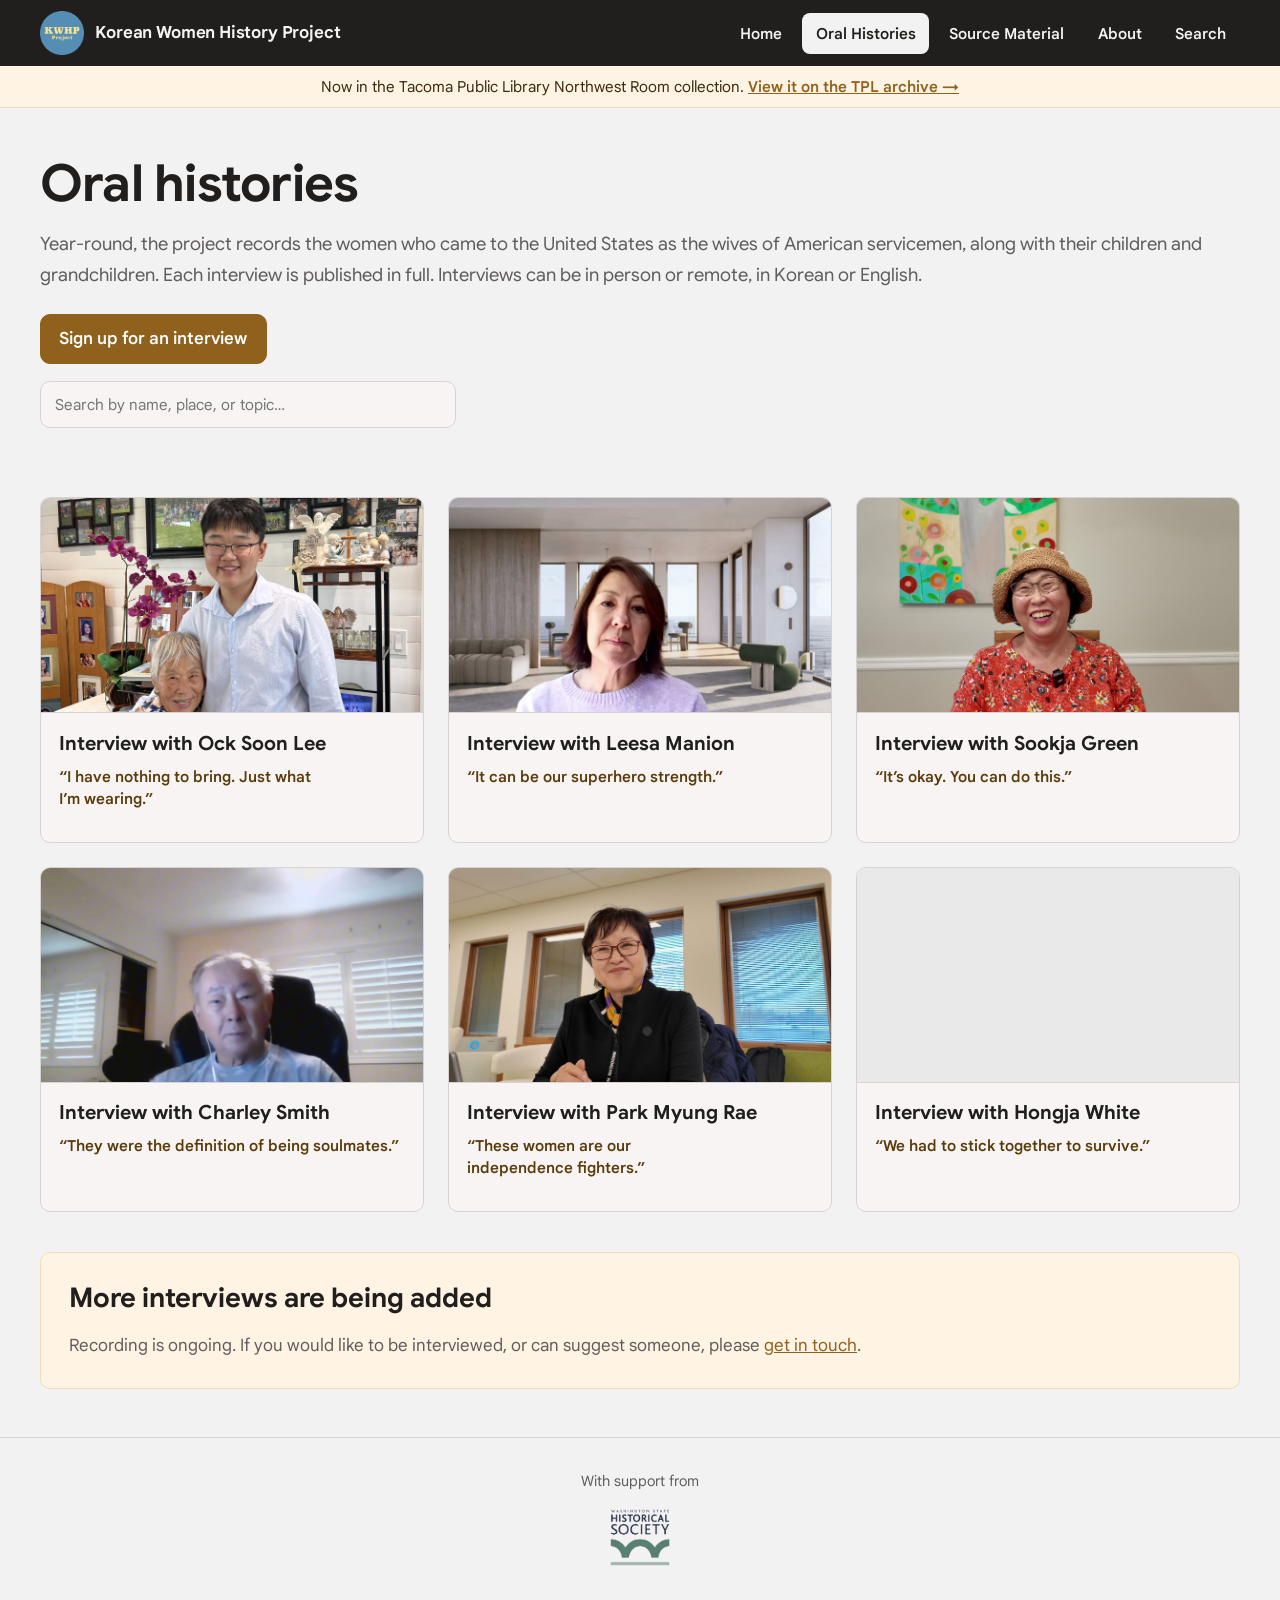
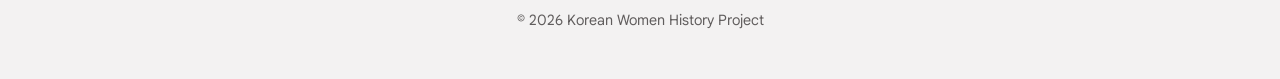
<file: oral-histories.html>
<!doctype html>
<html lang="en">
<head>
  <meta charset="utf-8" />
  <meta name="viewport" content="width=device-width, initial-scale=1" />
  <title>Oral Histories | Korean Women History Project</title>
  <meta name="description" content="Recorded oral history interviews with Korean war brides and their families." />
  <link rel="stylesheet" href="styles.css" />
  <link rel="icon" href="favicon.ico" sizes="any" />
  <link rel="icon" type="image/png" sizes="32x32" href="images/favicon-32.png" />
  <link rel="icon" type="image/png" sizes="16x16" href="images/favicon-16.png" />
  <link rel="apple-touch-icon" href="images/apple-touch-icon.png" />
  <link rel="manifest" href="site.webmanifest" />
</head>
<body>
  <a class="skip-link" href="#main">Skip to content</a>

  <header class="site-header">
    <a class="brand" href="index.html">
      <img class="brand-logo" src="images/logo.png" alt="" width="512" height="512" />
      <span class="brand-name">Korean Women History Project</span>
    </a>
    <button id="nav-toggle" class="nav-toggle" type="button" aria-expanded="false" aria-controls="site-nav">Menu</button>
    <nav id="site-nav" class="site-nav">
      <a href="index.html">Home</a>
      <a href="oral-histories.html" aria-current="page">Oral Histories</a>
      <a href="archive.html">Source Material</a>
      <a href="about.html">About</a>
      <a href="search.html">Search</a>
    </nav>
  </header>

  <div class="announce-bar"><span>Now in the Tacoma Public Library Northwest Room collection.</span> <a href="https://tpl.accesstomemory.org/william-yoons-korean-women-history-project" target="_blank" rel="noopener">View it on the TPL archive &rarr;</a></div>

  <main id="main">
    <section class="page-head">
      <h1>Oral histories</h1>
      <p class="lede">
        Year-round, the project records the women who came to the United States as the wives
        of American servicemen, along with their children and grandchildren. Each interview is
        published in full. Interviews can be in person or remote,
        in Korean or English.
      </p>
      <p><a class="btn btn-primary" href="https://forms.gle/nrmysBmQcNT2oJr99" target="_blank" rel="noopener">Sign up for an interview</a></p>

      <label class="search">
        <span class="visually-hidden">Search oral histories</span>
        <input id="filter" type="search" placeholder="Search by name, place, or topic…" autocomplete="off" />
      </label>
      <p id="filter-status" class="filter-status" role="status"></p>
    </section>

    <!--
      ADDING AN INTERVIEW  (two steps)
      ------------------------------------------------------------------
      1. Copy interviews/template.html to interviews/her-name.html and fill it in.
      2. Copy one <a class="interview-card"> block below and edit:

           href="interviews/her-name.html"   the page you just made
           data-youtube="VIDEO_ID"           the bit of the YouTube URL after v=
           <h2 class="quote">                the line from the interview you want to lead with
           <p class="meta">                  narrator name | place | length

      The card thumbnail is pulled from the YouTube video automatically, so
      there is no separate image to upload. Cards are searchable by all their text.
    -->
    <section class="interview-index">
      <div class="interview-grid" id="interviews">

        <a class="interview-card" href="interviews/ock-soon-lee.html">
          <span class="card-media" data-youtube="zksQXKivqhw" data-cover="images/ock-soon-lee-cover.jpg"></span>
          <span class="card-body">
            <h2 class="quote">Interview with Ock Soon Lee</h2>
            <span class="card-quote">&ldquo;I have nothing to bring. Just what I&rsquo;m wearing.&rdquo;</span>
          </span>
        </a>

        <a class="interview-card" href="interviews/leesa-manion.html">
          <span class="card-media" data-youtube="dAJuKOVZSbM" data-cover="images/leesa-manion-cover.jpg"></span>
          <span class="card-body">
            <h2 class="quote">Interview with Leesa Manion</h2>
            <span class="card-quote">&ldquo;It can be our superhero strength.&rdquo;</span>
          </span>
        </a>

        <a class="interview-card" href="interviews/sookja-green.html">
          <span class="card-media" data-youtube="VayJiYW_1X4" data-cover="images/sookja-green-cover.jpg"></span>
          <span class="card-body">
            <h2 class="quote">Interview with Sookja Green</h2>
            <span class="card-quote">&ldquo;It&rsquo;s okay. You can do this.&rdquo;</span>
          </span>
        </a>

        <a class="interview-card" href="interviews/charley-smith.html">
          <span class="card-media" data-youtube="9M1f10lg8So" data-cover="images/charley-smith-cover.jpg"></span>
          <span class="card-body">
            <h2 class="quote">Interview with Charley Smith</h2>
            <span class="card-quote">&ldquo;They were the definition of being soulmates.&rdquo;</span>
          </span>
        </a>

        <a class="interview-card" href="interviews/park-myung-rae.html">
          <span class="card-media" data-youtube="0JZ9-g8DVII" data-cover="images/park-myung-rae-cover.jpg"></span>
          <span class="card-body">
            <h2 class="quote">Interview with Park Myung Rae</h2>
            <span class="card-quote">&ldquo;These women are our independence fighters.&rdquo;</span>
          </span>
        </a>

        <a class="interview-card" href="interviews/hongja-white.html">
          <span class="card-media" data-youtube="7Ny7ljv6b5o"></span>
          <span class="card-body">
            <h2 class="quote">Interview with Hongja White</h2>
            <span class="card-quote">&ldquo;We had to stick together to survive.&rdquo;</span>
          </span>
        </a>

      </div>
    </section>

    <section class="callout">
      <h2>More interviews are being added</h2>
      <p>
        Recording is ongoing. If you would like to be interviewed, or can suggest someone,
        please <a href="about.html#contact">get in touch</a>.
      </p>
    </section>
  </main>

  <footer>
    <a class="support" href="https://www.washingtonhistory.org/" target="_blank" rel="noopener">
      <span>With support from</span>
      <img src="images/WSHS_logo.png" alt="Washington State Historical Society" width="79" height="72" />
    </a>
    <p>© <span data-year>2026</span> Korean Women History Project</p>
  </footer>

  <script src="script.js"></script>
</body>
</html>
</file>
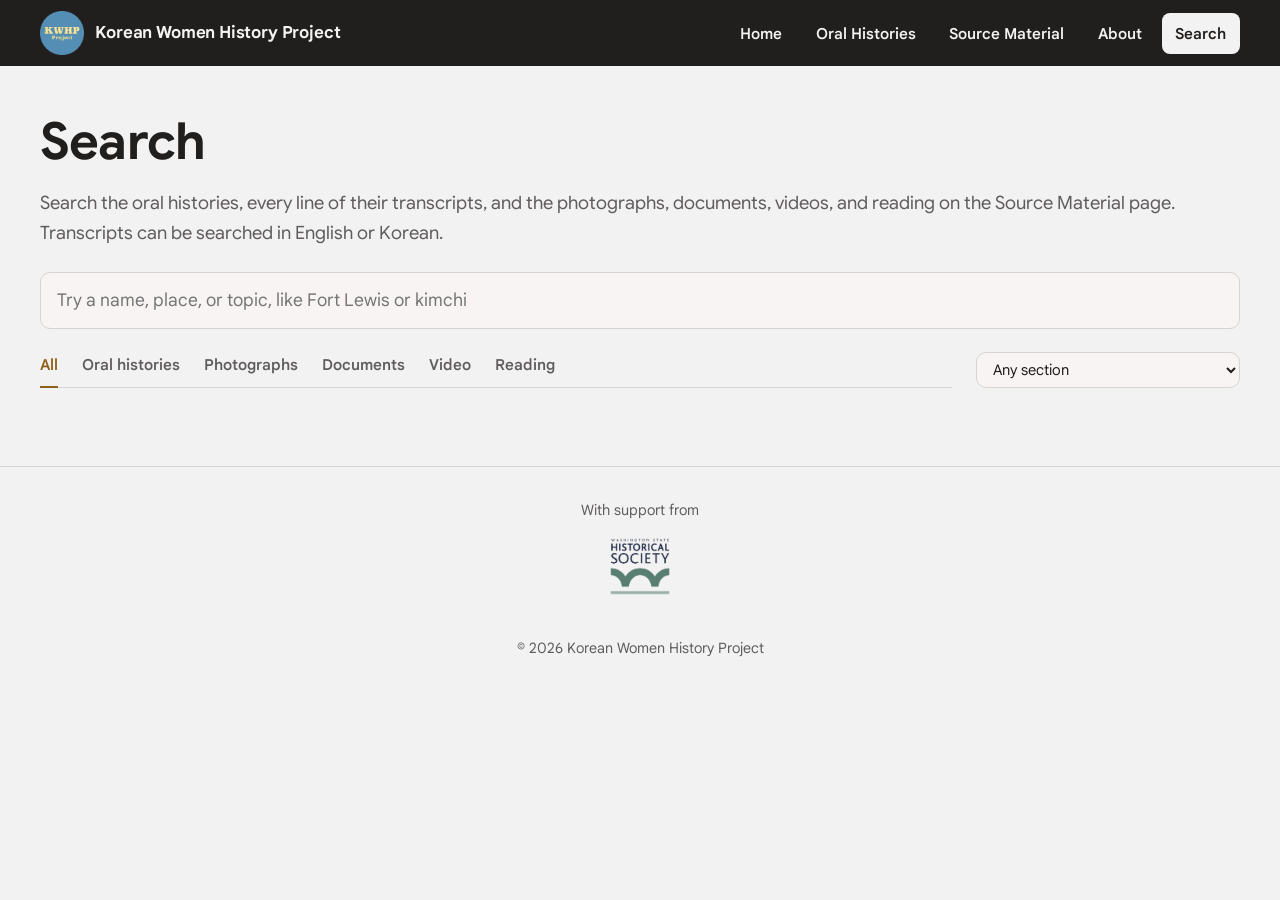
<file: search.html>
<!doctype html>
<html lang="en">
<head>
  <meta charset="utf-8" />
  <meta name="viewport" content="width=device-width, initial-scale=1" />
  <title>Search | Korean Women History Project</title>
  <meta name="description" content="Search the oral histories, their full transcripts in English and Korean, and the photographs, documents, and footage on the Source Material page." />
  <link rel="stylesheet" href="styles.css" />
  <link rel="icon" href="favicon.ico" sizes="any" />
  <link rel="icon" type="image/png" sizes="32x32" href="images/favicon-32.png" />
  <link rel="icon" type="image/png" sizes="16x16" href="images/favicon-16.png" />
  <link rel="apple-touch-icon" href="images/apple-touch-icon.png" />
  <link rel="manifest" href="site.webmanifest" />
</head>
<body>
  <a class="skip-link" href="#main">Skip to content</a>


  <header class="site-header">
    <a class="brand" href="index.html">
      <img class="brand-logo" src="images/logo.png" alt="" width="512" height="512" />
      <span class="brand-name">Korean Women History Project</span>
    </a>
    <button id="nav-toggle" class="nav-toggle" type="button" aria-expanded="false" aria-controls="site-nav">Menu</button>
    <nav id="site-nav" class="site-nav">
      <a href="index.html">Home</a>
      <a href="oral-histories.html">Oral Histories</a>
      <a href="archive.html">Source Material</a>
      <a href="about.html">About</a>
      <a href="search.html" aria-current="page">Search</a>
    </nav>
  </header>

  <main id="main">
    <section class="page-head">
      <h1>Search</h1>
      <p class="lede">
        Search the oral histories, every line of their transcripts, and the photographs,
        documents, videos, and reading on the Source Material page. Transcripts can be
        searched in English or Korean.
      </p>

      <!-- Everything here is read from the published pages: oral-histories.html,
           each interview page and its transcript, and archive.html. A new
           interview or archive item is searchable as soon as it is added there. -->
      <form id="site-search" class="site-search" role="search">
        <label class="search-box">
          <span class="visually-hidden">Search the project</span>
          <input id="q" name="q" type="search" placeholder="Try a name, place, or topic, like Fort Lewis or kimchi" autocomplete="off" />
        </label>

        <div class="search-filters">
          <fieldset class="chips">
            <legend class="visually-hidden">Show</legend>
            <label class="chip"><input type="radio" name="type" value="all" checked /><span>All <span class="chip-count" data-count="all"></span></span></label>
            <label class="chip"><input type="radio" name="type" value="interview" /><span>Oral histories <span class="chip-count" data-count="interview"></span></span></label>
            <label class="chip"><input type="radio" name="type" value="photo" /><span>Photographs <span class="chip-count" data-count="photo"></span></span></label>
            <label class="chip"><input type="radio" name="type" value="doc" /><span>Documents <span class="chip-count" data-count="doc"></span></span></label>
            <label class="chip"><input type="radio" name="type" value="video" /><span>Video <span class="chip-count" data-count="video"></span></span></label>
            <label class="chip"><input type="radio" name="type" value="reading" /><span>Reading <span class="chip-count" data-count="reading"></span></span></label>
          </fieldset>

          <label class="search-section">
            <span class="visually-hidden">Source Material section</span>
            <select id="section" name="section">
              <option value="">Any section</option>
            </select>
          </label>
        </div>
      </form>

      <p id="search-status" class="filter-status" role="status"></p>
    </section>

    <div id="results" class="results"></div>
  </main>

  <footer>
    <a class="support" href="https://www.washingtonhistory.org/" target="_blank" rel="noopener">
      <span>With support from</span>
      <img src="images/WSHS_logo.png" alt="Washington State Historical Society" width="79" height="72" />
    </a>
    <p>© <span data-year>2026</span> Korean Women History Project</p>
  </footer>

  <script src="script.js"></script>
  <script src="search.js"></script>
</body>
</html>
</file>
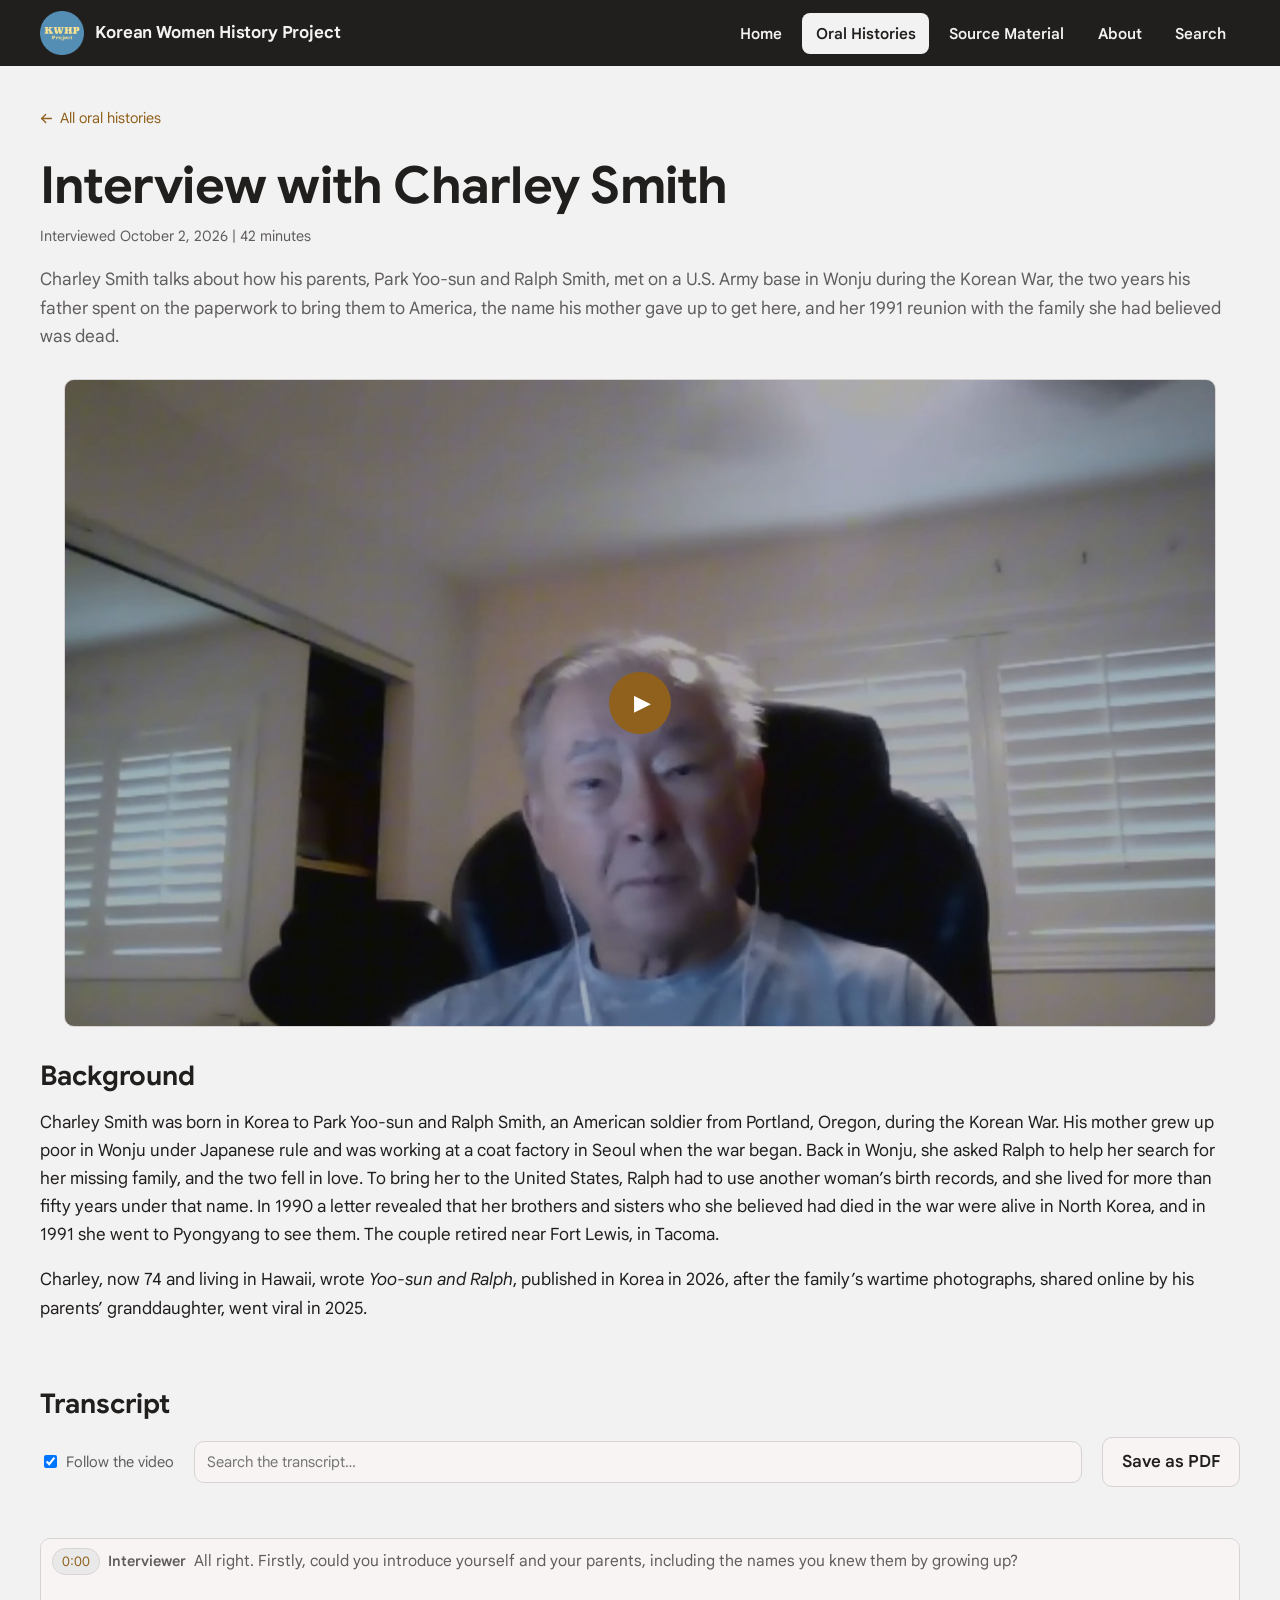
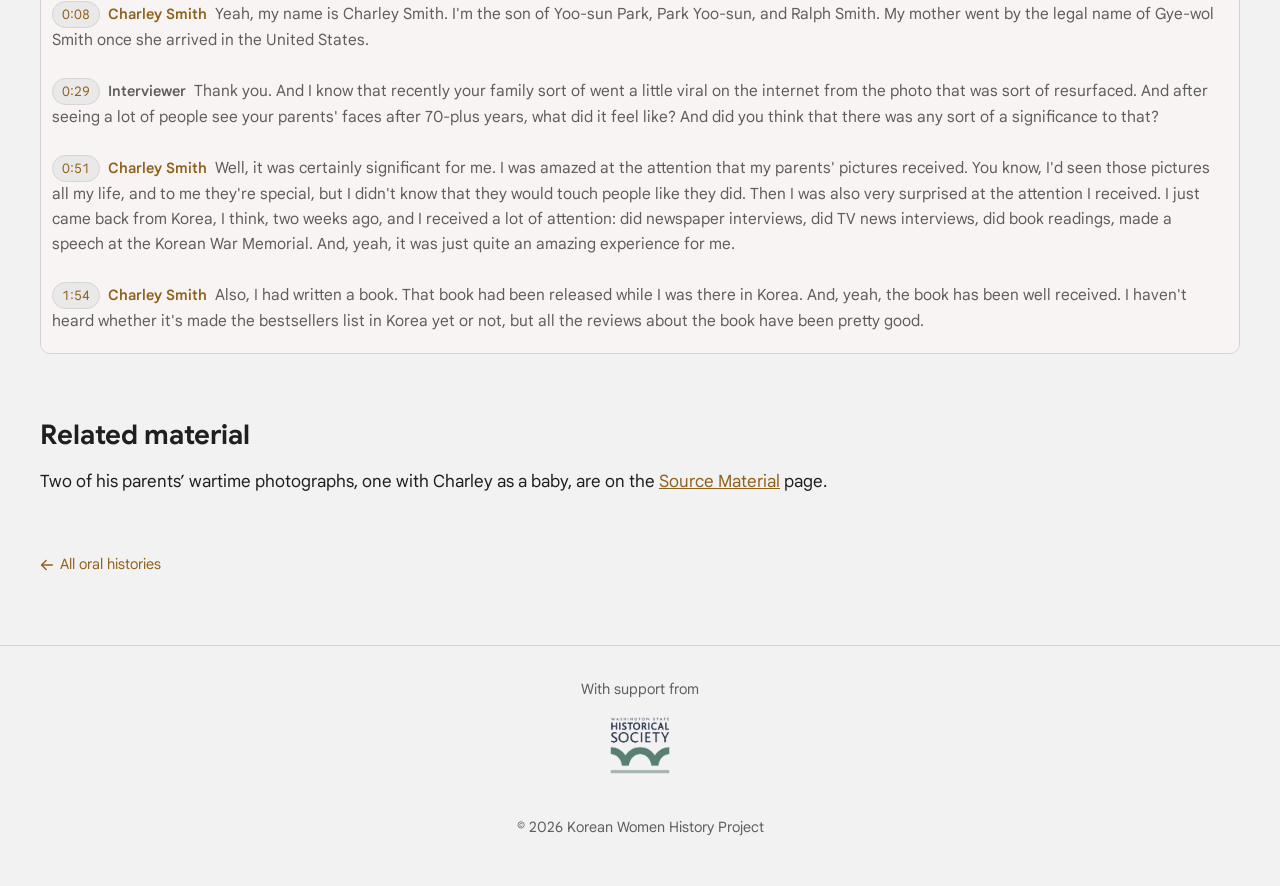
<file: interviews/charley-smith.html>
<!doctype html>
<html lang="en">
<head>
  <meta charset="utf-8" />
  <meta name="viewport" content="width=device-width, initial-scale=1" />
  <title>Interview with Charley Smith | Korean Women History Project</title>
  <meta name="description" content="Charley Smith tells how his parents, Park Yoo-sun and Ralph Smith, met during the Korean War and built a life together. His oral history, in full." />
  <link rel="stylesheet" href="../styles.css" />
  <link rel="icon" href="../favicon.ico" sizes="any" />
  <link rel="icon" type="image/png" sizes="32x32" href="../images/favicon-32.png" />
  <link rel="icon" type="image/png" sizes="16x16" href="../images/favicon-16.png" />
  <link rel="apple-touch-icon" href="../images/apple-touch-icon.png" />
  <link rel="manifest" href="../site.webmanifest" />
</head>
<body>
  <a class="skip-link" href="#main">Skip to content</a>


  <header class="site-header">
    <a class="brand" href="../index.html">
      <img class="brand-logo" src="../images/logo.png" alt="" width="512" height="512" />
      <span class="brand-name">Korean Women History Project</span>
    </a>
    <button id="nav-toggle" class="nav-toggle" type="button" aria-expanded="false" aria-controls="site-nav">Menu</button>
    <nav id="site-nav" class="site-nav">
      <a href="../index.html">Home</a>
      <a href="../oral-histories.html" aria-current="page">Oral Histories</a>
      <a href="../archive.html">Source Material</a>
      <a href="../about.html">About</a>
      <a href="../search.html">Search</a>
    </nav>
  </header>

  <main id="main">
    <article class="interview">
      <a class="back-link" href="../oral-histories.html">All oral histories</a>

      <h1>Interview with Charley Smith</h1>

      <p class="interview-meta">
        Interviewed October 2, 2026 | 42 minutes
      </p>

      <p class="interview-summary">
        Charley Smith talks about how his parents, Park Yoo-sun and Ralph Smith, met on a
        U.S. Army base in Wonju during the Korean War, the two years his father spent on the
        paperwork to bring them to America, the name his mother gave up to get here, and her
        1991 reunion with the family she had believed was dead.
      </p>

      <div class="video-frame" data-youtube="9M1f10lg8So" data-cover="../images/charley-smith-cover.jpg">
        <button class="video-play" type="button">
          <span class="video-play-icon" aria-hidden="true">▶</span>
          <span class="visually-hidden">Play the interview</span>
        </button>
      </div>

      <section class="prose">
        <h2>Background</h2>
        <p>
          Charley Smith was born in Korea to Park Yoo-sun and Ralph Smith, an American
          soldier from Portland, Oregon, during the Korean War. His mother grew up poor in
          Wonju under Japanese rule and was working at a coat factory in Seoul when the war
          began. Back in Wonju, she asked Ralph to help her search for her missing family,
          and the two fell in love. To bring her to the United States, Ralph had to use
          another woman&rsquo;s birth records, and she lived for more than fifty years under
          that name. In 1990 a letter revealed that her brothers and sisters who she believed
          had died in the war were alive in North Korea, and in 1991 she went to Pyongyang to
          see them. The couple retired near Fort Lewis, in Tacoma.
        </p>
        <p>
          Charley, now 74 and living in Hawaii, wrote <cite>Yoo-sun and Ralph</cite>,
          published in Korea in 2026, after the family&rsquo;s wartime photographs, shared
          online by his parents&rsquo; granddaughter, went viral in 2025.
        </p>
      </section>

      <section class="prose" id="transcript-section">
        <h2>Transcript</h2>

        <div class="transcript-toolbar">
          <label class="transcript-follow">
            <input type="checkbox" id="transcript-follow" checked />
            Follow the video
          </label>
          <label class="transcript-search">
            <span class="visually-hidden">Search the transcript</span>
            <input type="search" id="transcript-search" placeholder="Search the transcript&hellip;" autocomplete="off" />
          </label>
          <button type="button" class="btn" id="transcript-print">Save as PDF</button>
        </div>

        <p class="transcript-status" id="transcript-status" role="status"></p>
        <div class="transcript" id="transcript"></div>
      </section>

      <section class="prose">
        <h2>Related material</h2>
        <p>
          Two of his parents&rsquo; wartime photographs, one with Charley as a baby, are on
          the <a href="../archive.html#smith-family">Source Material</a> page.
        </p>
      </section>

      <a class="back-link" href="../oral-histories.html">All oral histories</a>
    </article>
  </main>

  <footer>
    <a class="support" href="https://www.washingtonhistory.org/" target="_blank" rel="noopener">
      <span>With support from</span>
      <img src="../images/WSHS_logo.png" alt="Washington State Historical Society" width="79" height="72" />
    </a>
    <p>© <span data-year>2026</span> Korean Women History Project</p>
  </footer>

  <script src="data/charley-smith.js"></script>
  <script src="../script.js"></script>
</body>
</html>
</file>
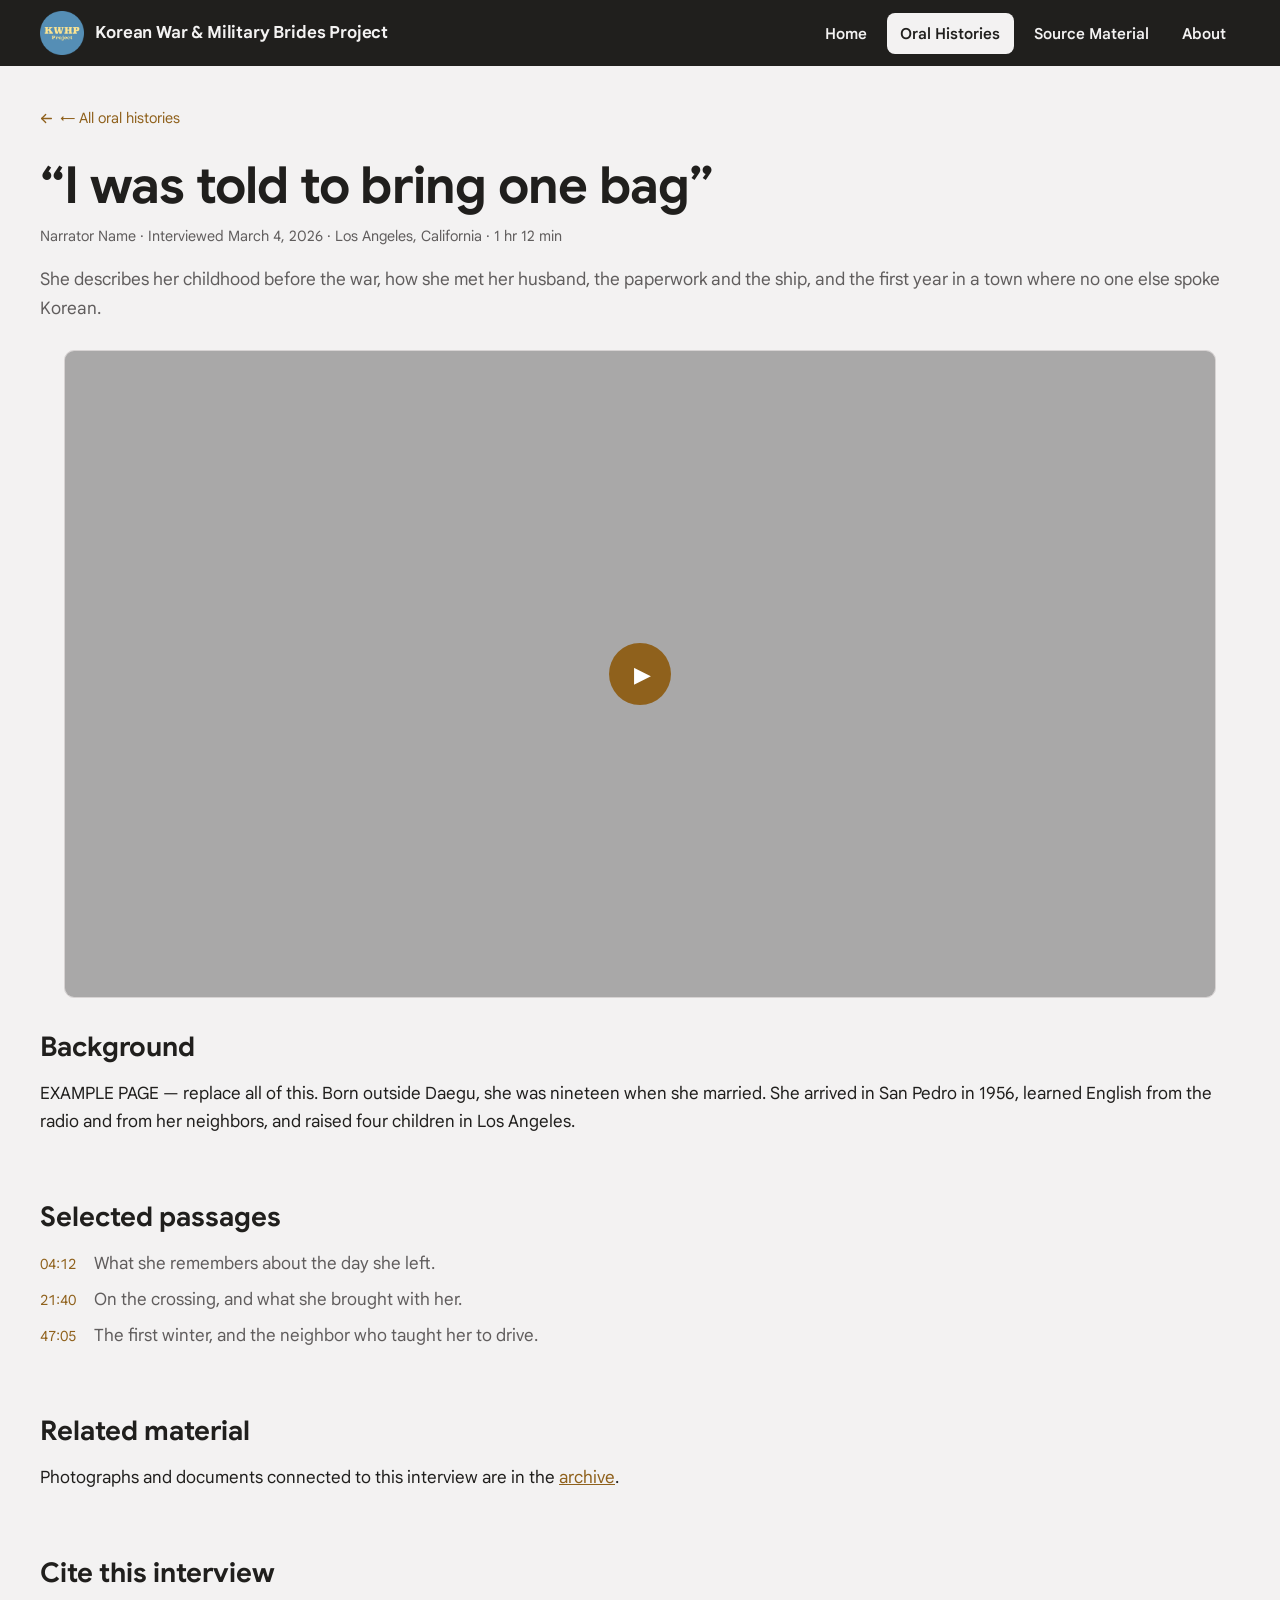
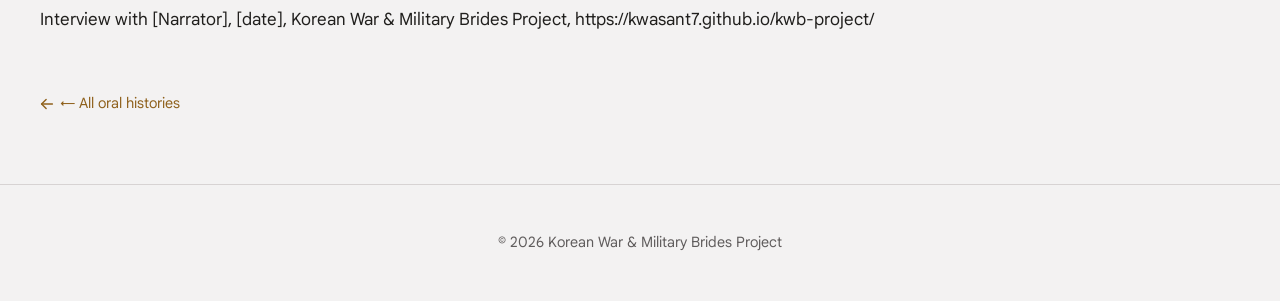
<file: interviews/example-one.html>
<!doctype html>
<html<html lang="en">
<head>
  <meta charset="utf-8" />
  <meta name="viewport" content="width=device-width, initial-scale=1" />
  <!-- EDIT: page title and description -->
  <title>"I was told to bring one bag" · Korean War &amp; Military Brides Project</title>
  <meta name="description" content="A narrator describes leaving Korea in the 1950s and her first year in California." />
  <link rel="stylesheet" href="../styles.css" />
  <link rel="icon" type="image/png" sizes="32x32" href="../images/favicon-32.png" />
  <link rel="icon" type="image/png" sizes="16x16" href="../images/favicon-16.png" />
  <link rel="apple-touch-icon" href="../images/apple-touch-icon.png" />
</head>
<body>
  <a class="skip-link" href="#main">Skip to content</a>

  <header class="site-header">
    <a class="brand" href="../index.html">
      <img class="brand-logo" src="../images/logo.png" alt="" width="512" height="512" />
      <span class="brand-name">Korean War &amp; Military Brides Project</span>
    </a>
    <button id="nav-toggle" class="nav-toggle" type="button" aria-expanded="false" aria-controls="site-nav">Menu</button>
    <nav id="site-nav" class="site-nav">
      <a href="../index.html">Home</a>
      <a href="../oral-histories.html" aria-current="page">Oral Histories</a>
      <a href="../archive.html">Source Material</a>
      <a href="../about.html">About</a>
    </nav>
  </header>

  <main id="main">
    <article class="interview">
      <a class="back-link" href="../oral-histories.html">← All oral histories</a>

      <h1>&ldquo;I was told to bring one bag&rdquo;</h1>

      <!-- EDIT: narrator, date, place, running time -->
      <p class="interview-meta">
        Narrator Name · Interviewed March 4, 2026 · Los Angeles, California · 1 hr 12 min
      </p>

      <p class="interview-summary">
        She describes her childhood before the war, how she met her husband, the paperwork and the ship, and the first year in a town where no one else spoke Korean.
      </p>

      <div class="video-frame" data-youtube="ScMzIvxBSi4">
        <button class="video-play" type="button">
          <span class="video-play-icon" aria-hidden="true">▶</span>
          <span class="visually-hidden">Play the interview</span>
        </button>
      </div>

      <section class="prose">
        <h2>Background</h2>
        <p>
          EXAMPLE PAGE — replace all of this. Born outside Daegu, she was nineteen when she married. She arrived in San Pedro in 1956, learned English from the radio and from her neighbors, and raised four children in Los Angeles.
        </p>
      </section>

      <section class="prose">
        <h2>Selected passages</h2>
        <dl class="passages">
          <dt>04:12</dt>
          <dd>What she remembers about the day she left.</dd>
          <dt>21:40</dt>
          <dd>On the crossing, and what she brought with her.</dd>
          <dt>47:05</dt>
          <dd>The first winter, and the neighbor who taught her to drive.</dd>
        </dl>
      </section>

      <section class="prose">
        <h2>Related material</h2>
        <p>
          Photographs and documents connected to this interview are in the
          <a href="../archive.html">archive</a>.
        </p>
      </section>

      <section class="prose">
        <h2>Cite this interview</h2>
        <p class="cite">
          Interview with [Narrator], [date], Korean War &amp; Military Brides Project,
          https://kwasant7.github.io/kwb-project/
        </p>
      </section>

      <a class="back-link" href="../oral-histories.html">← All oral histories</a>
    </article>
  </main>

  <footer>
    <p>© <span data-year>2026</span> Korean War &amp; Military Brides Project</p>
  </footer>

  <script src="../script.js"></script>
</body>
</html>
</file>
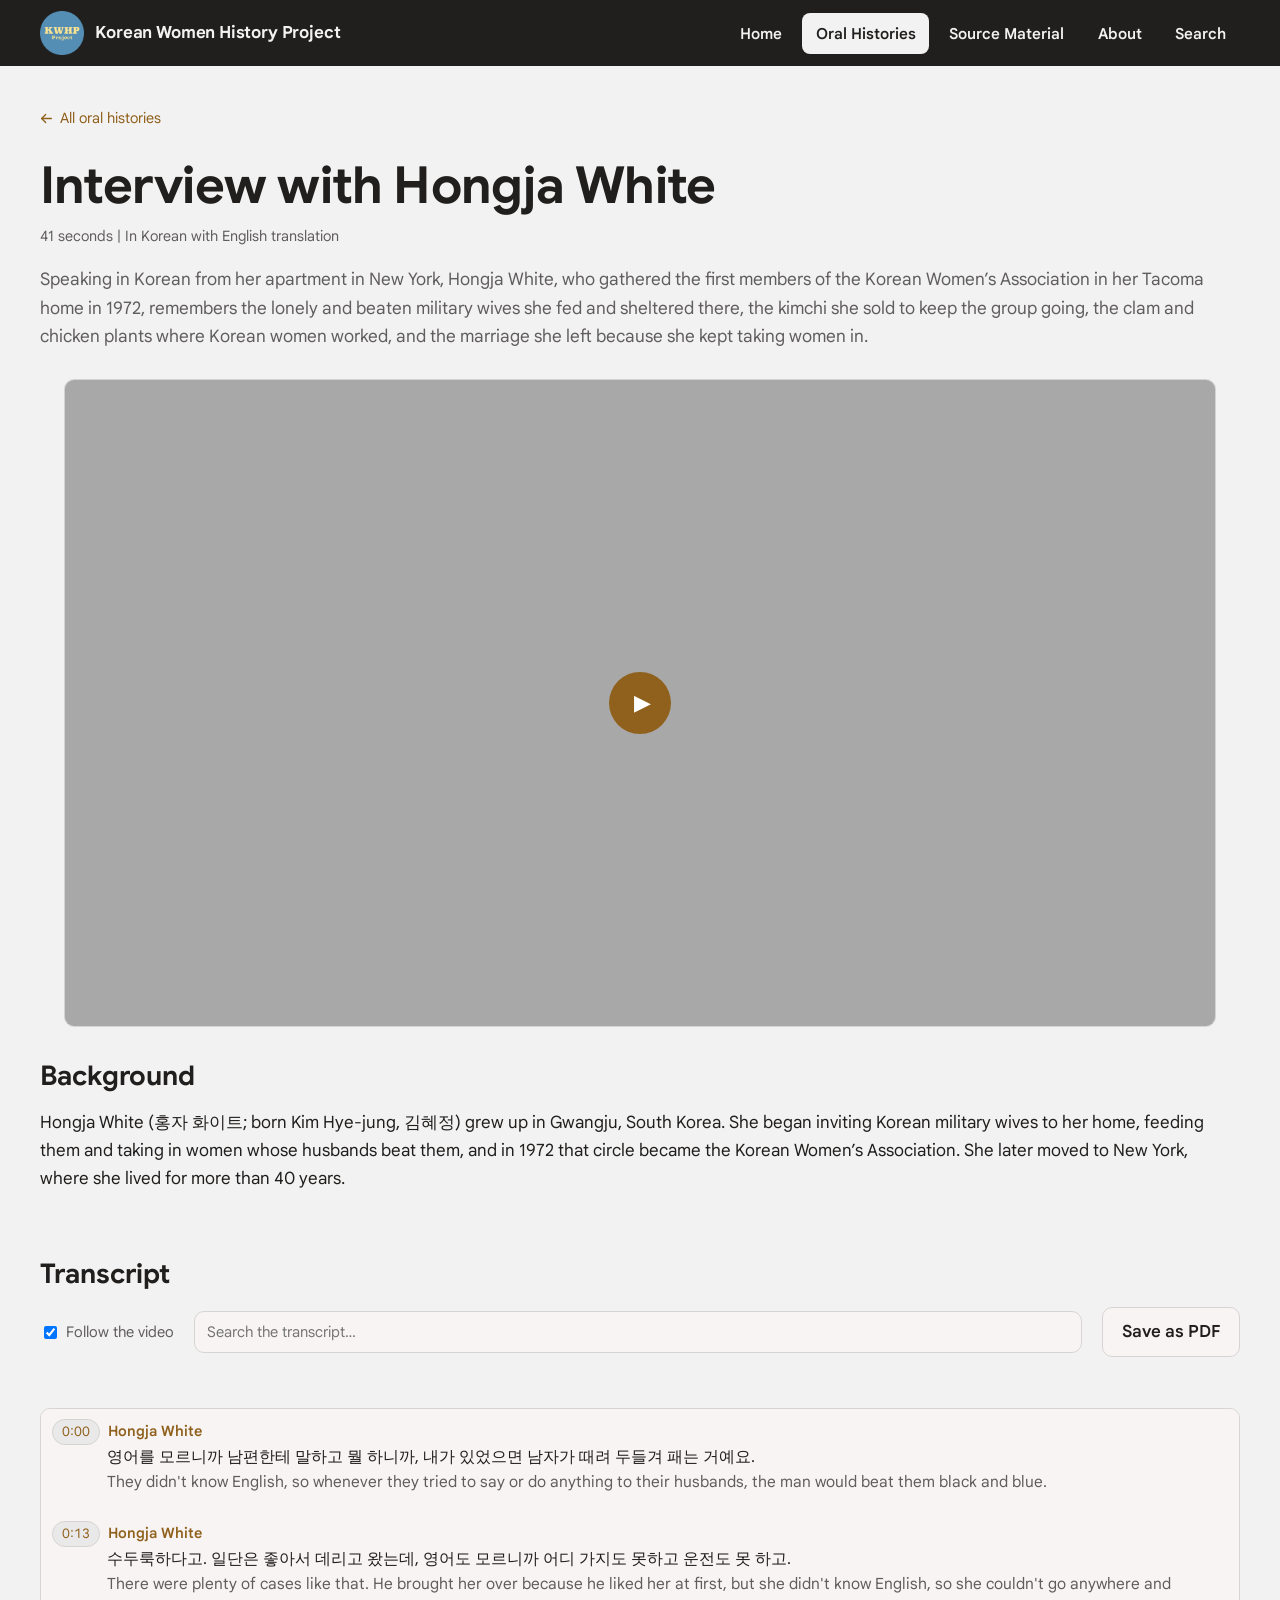
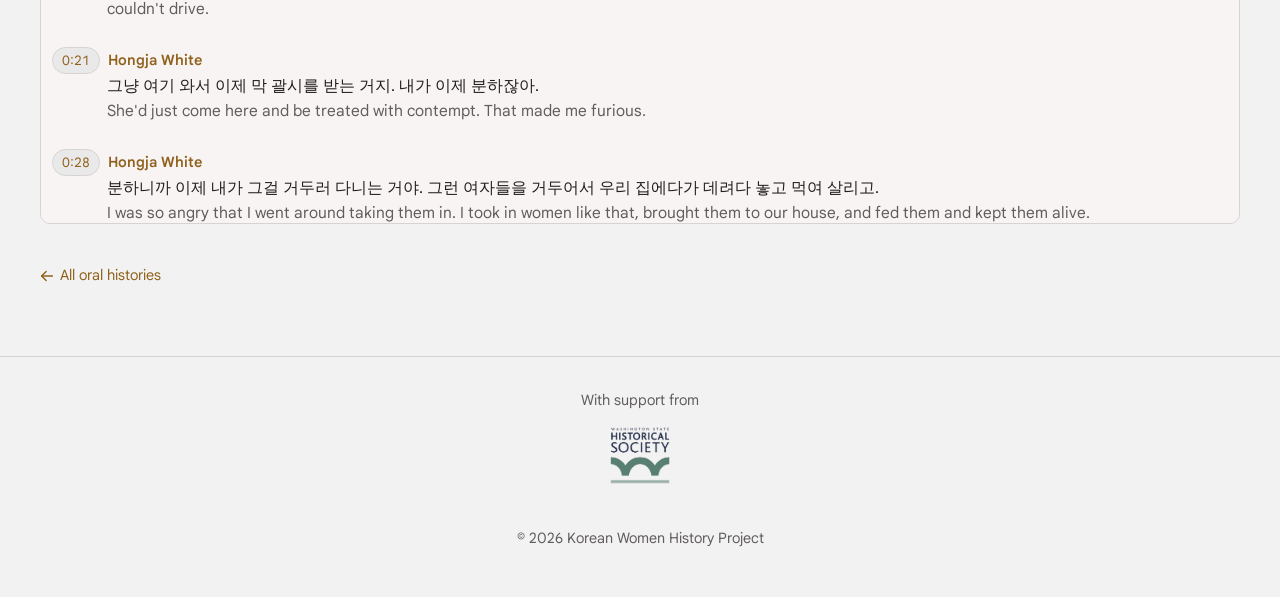
<file: interviews/hongja-white.html>
<!doctype html>
<html lang="en">
<head>
  <meta charset="utf-8" />
  <meta name="viewport" content="width=device-width, initial-scale=1" />
  <title>Interview with Hongja White | Korean Women History Project</title>
  <meta name="description" content="Hongja White, who gathered the first members of the Korean Women&rsquo;s Association in her Tacoma home in 1972, remembers the military wives she fed and sheltered. Her oral history, in full." />
  <link rel="stylesheet" href="../styles.css" />
  <link rel="icon" href="../favicon.ico" sizes="any" />
  <link rel="icon" type="image/png" sizes="32x32" href="../images/favicon-32.png" />
  <link rel="icon" type="image/png" sizes="16x16" href="../images/favicon-16.png" />
  <link rel="apple-touch-icon" href="../images/apple-touch-icon.png" />
  <link rel="manifest" href="../site.webmanifest" />
</head>
<body>
  <a class="skip-link" href="#main">Skip to content</a>


  <header class="site-header">
    <a class="brand" href="../index.html">
      <img class="brand-logo" src="../images/logo.png" alt="" width="512" height="512" />
      <span class="brand-name">Korean Women History Project</span>
    </a>
    <button id="nav-toggle" class="nav-toggle" type="button" aria-expanded="false" aria-controls="site-nav">Menu</button>
    <nav id="site-nav" class="site-nav">
      <a href="../index.html">Home</a>
      <a href="../oral-histories.html" aria-current="page">Oral Histories</a>
      <a href="../archive.html">Source Material</a>
      <a href="../about.html">About</a>
      <a href="../search.html">Search</a>
    </nav>
  </header>

  <main id="main">
    <article class="interview">
      <a class="back-link" href="../oral-histories.html">All oral histories</a>

      <h1>Interview with Hongja White</h1>

      <p class="interview-meta">
        41 seconds | In Korean with English translation
      </p>

      <p class="interview-summary">
        Speaking in Korean from her apartment in New York, Hongja White, who gathered the
        first members of the Korean Women&rsquo;s Association in her Tacoma home in 1972,
        remembers the lonely and beaten military wives she fed and sheltered there, the
        kimchi she sold to keep the group going, the clam and chicken plants where Korean
        women worked, and the marriage she left because she kept taking women in.
      </p>

      <div class="video-frame" data-youtube="7Ny7ljv6b5o">
        <button class="video-play" type="button">
          <span class="video-play-icon" aria-hidden="true">▶</span>
          <span class="visually-hidden">Play the interview</span>
        </button>
      </div>

      <section class="prose">
        <h2>Background</h2>
        <p>
          Hongja White (<span lang="ko">홍자 화이트</span>; born Kim Hye-jung,
          <span lang="ko">김혜정</span>) grew up in Gwangju, South Korea. She
          began inviting Korean military wives to her home, feeding them and taking in
          women whose husbands beat them, and in 1972 that circle became the Korean
          Women&rsquo;s Association. She later moved to New York, where she lived for more
          than 40 years.
        </p>
      </section>

      <section class="prose" id="transcript-section">
        <h2>Transcript</h2>

        <div class="transcript-toolbar">
          <label class="transcript-follow">
            <input type="checkbox" id="transcript-follow" checked />
            Follow the video
          </label>
          <label class="transcript-search">
            <span class="visually-hidden">Search the transcript</span>
            <input type="search" id="transcript-search" placeholder="Search the transcript&hellip;" autocomplete="off" />
          </label>
          <button type="button" class="btn" id="transcript-print">Save as PDF</button>
        </div>

        <p class="transcript-status" id="transcript-status" role="status"></p>
        <div class="transcript" id="transcript"></div>
      </section>

      <a class="back-link" href="../oral-histories.html">All oral histories</a>
    </article>
  </main>

  <footer>
    <a class="support" href="https://www.washingtonhistory.org/" target="_blank" rel="noopener">
      <span>With support from</span>
      <img src="../images/WSHS_logo.png" alt="Washington State Historical Society" width="79" height="72" />
    </a>
    <p>© <span data-year>2026</span> Korean Women History Project</p>
  </footer>

  <script src="data/hongja-white.js"></script>
  <script src="../script.js"></script>
</body>
</html>
</file>
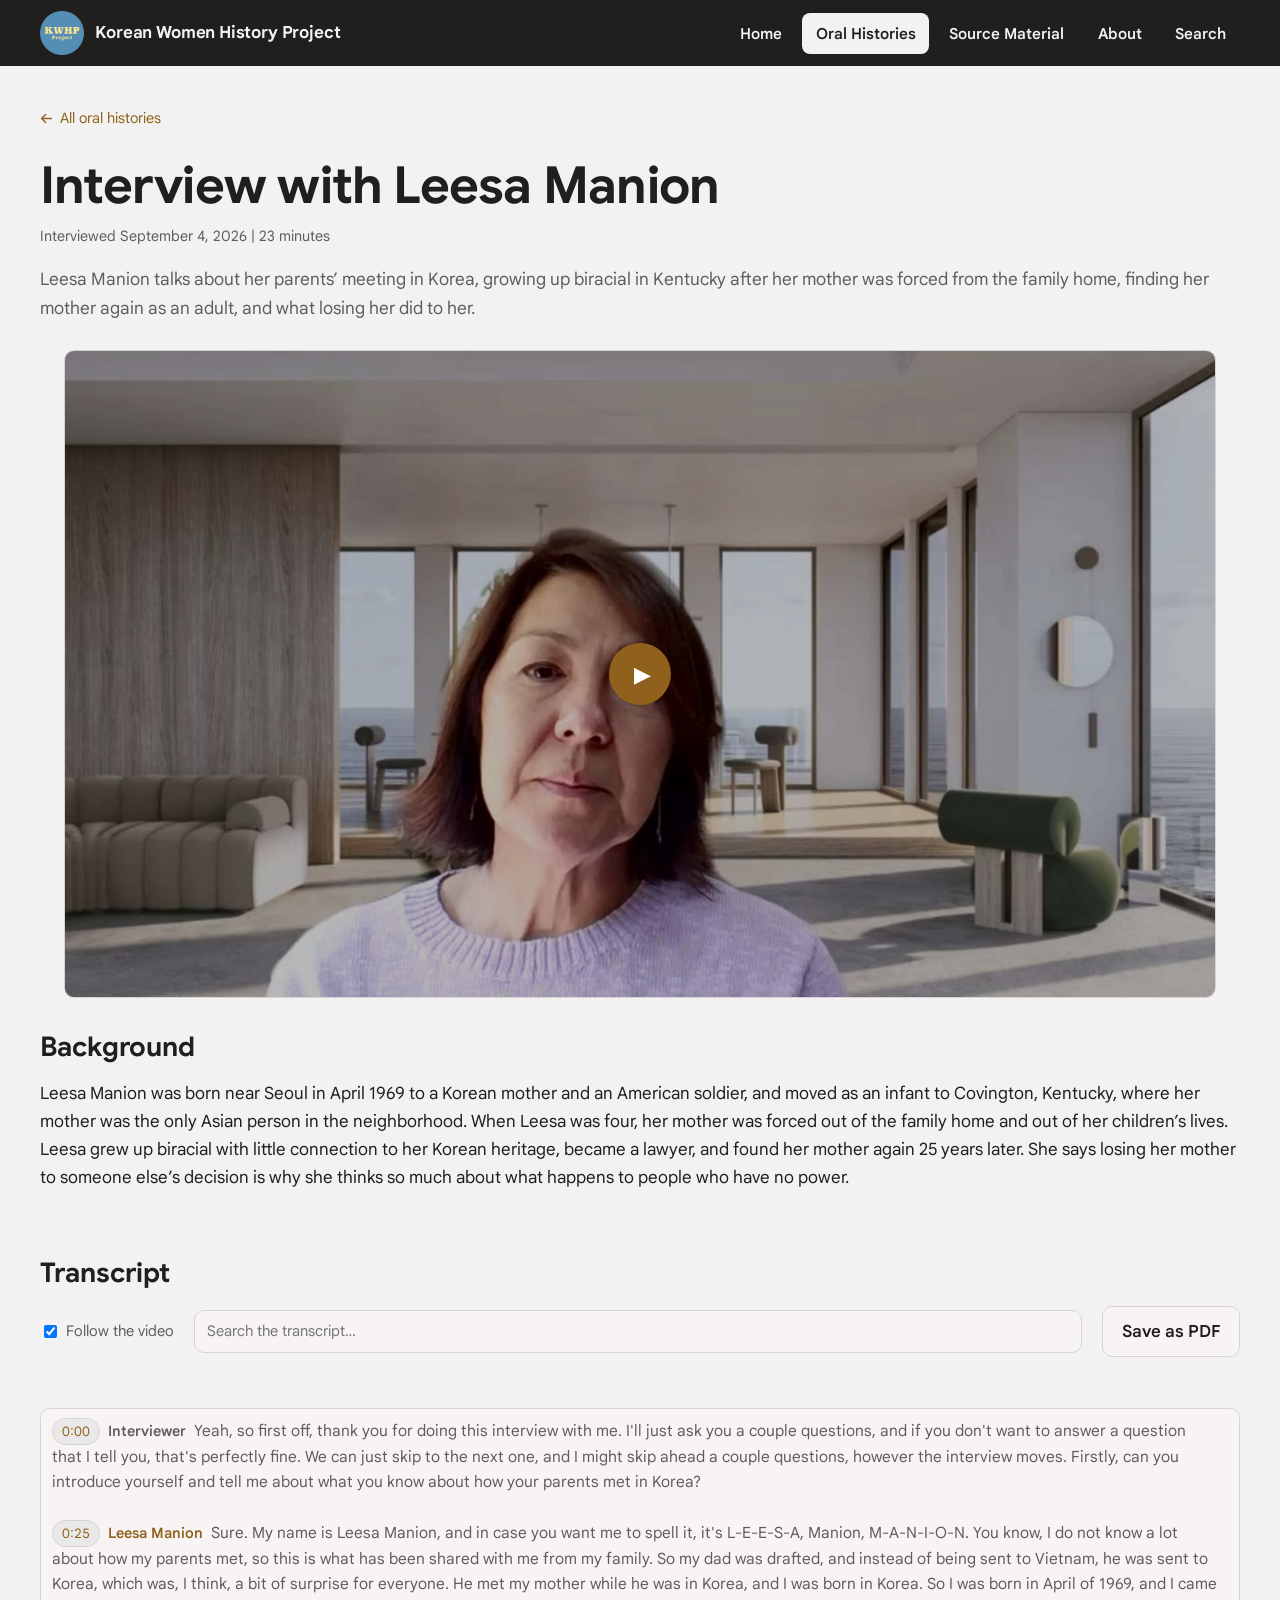
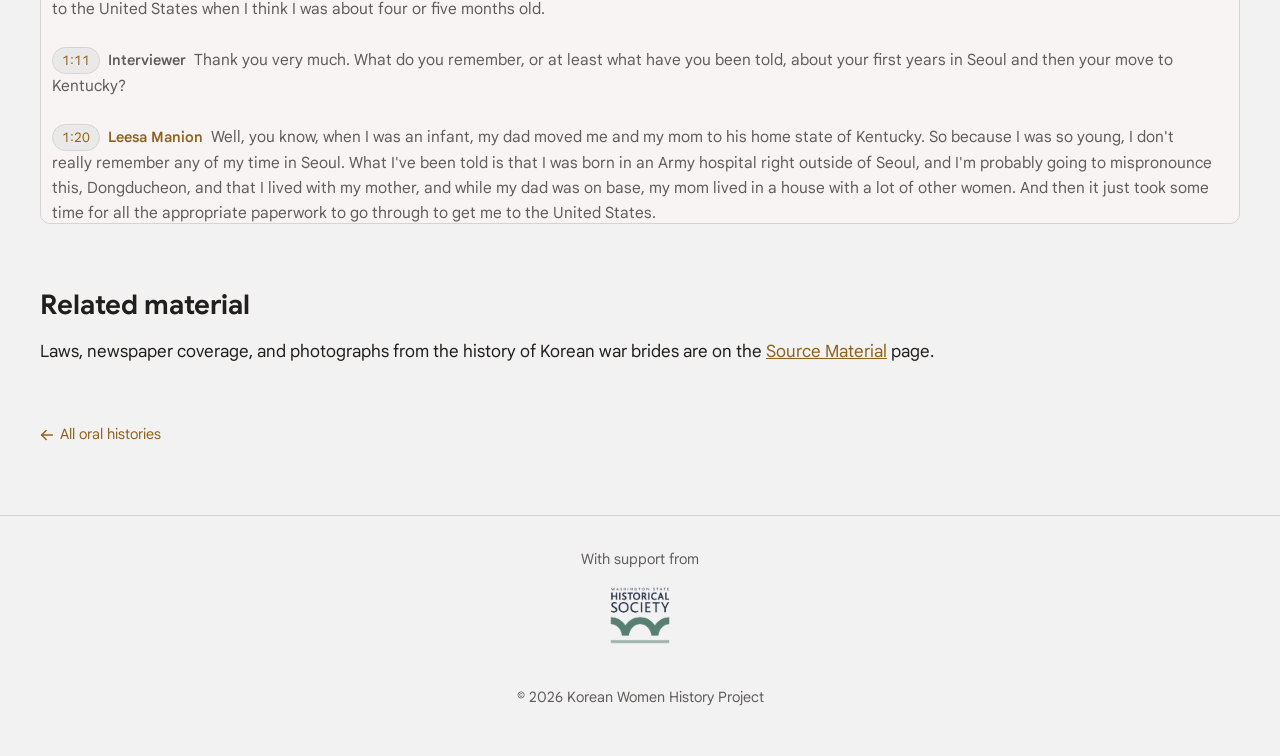
<file: interviews/leesa-manion.html>
<!doctype html>
<html lang="en">
<head>
  <meta charset="utf-8" />
  <meta name="viewport" content="width=device-width, initial-scale=1" />
  <title>Interview with Leesa Manion | Korean Women History Project</title>
  <meta name="description" content="Leesa Manion lost her Korean mother at four and found her again 25 years later. Her oral history, in full." />
  <link rel="stylesheet" href="../styles.css" />
  <link rel="icon" href="../favicon.ico" sizes="any" />
  <link rel="icon" type="image/png" sizes="32x32" href="../images/favicon-32.png" />
  <link rel="icon" type="image/png" sizes="16x16" href="../images/favicon-16.png" />
  <link rel="apple-touch-icon" href="../images/apple-touch-icon.png" />
  <link rel="manifest" href="../site.webmanifest" />
</head>
<body>
  <a class="skip-link" href="#main">Skip to content</a>


  <header class="site-header">
    <a class="brand" href="../index.html">
      <img class="brand-logo" src="../images/logo.png" alt="" width="512" height="512" />
      <span class="brand-name">Korean Women History Project</span>
    </a>
    <button id="nav-toggle" class="nav-toggle" type="button" aria-expanded="false" aria-controls="site-nav">Menu</button>
    <nav id="site-nav" class="site-nav">
      <a href="../index.html">Home</a>
      <a href="../oral-histories.html" aria-current="page">Oral Histories</a>
      <a href="../archive.html">Source Material</a>
      <a href="../about.html">About</a>
      <a href="../search.html">Search</a>
    </nav>
  </header>

  <main id="main">
    <article class="interview">
      <a class="back-link" href="../oral-histories.html">All oral histories</a>

      <h1>Interview with Leesa Manion</h1>

      <p class="interview-meta">
        Interviewed September 4, 2026 | 23 minutes
      </p>

      <p class="interview-summary">
        Leesa Manion talks about her parents&rsquo; meeting in Korea, growing up
        biracial in Kentucky after her mother was forced from the family home,
        finding her mother again as an adult, and what losing her did to her.
      </p>

      <div class="video-frame" data-youtube="dAJuKOVZSbM" data-cover="../images/leesa-manion-cover.jpg">
        <button class="video-play" type="button">
          <span class="video-play-icon" aria-hidden="true">▶</span>
          <span class="visually-hidden">Play the interview</span>
        </button>
      </div>

      <section class="prose">
        <h2>Background</h2>
        <p>
          Leesa Manion was born near Seoul in April 1969 to a Korean mother and
          an American soldier, and moved as an infant to Covington, Kentucky,
          where her mother was the only Asian person in the neighborhood. When
          Leesa was four, her mother was forced out of the family home and out
          of her children&rsquo;s lives. Leesa grew up biracial with little
          connection to her Korean heritage, became a lawyer, and found her
          mother again 25 years later. She says losing her mother to someone
          else&rsquo;s decision is why she thinks so much about what happens to
          people who have no power.
        </p>
      </section>

      <section class="prose" id="transcript-section">
        <h2>Transcript</h2>

        <div class="transcript-toolbar">
          <label class="transcript-follow">
            <input type="checkbox" id="transcript-follow" checked />
            Follow the video
          </label>
          <label class="transcript-search">
            <span class="visually-hidden">Search the transcript</span>
            <input type="search" id="transcript-search" placeholder="Search the transcript&hellip;" autocomplete="off" />
          </label>
          <button type="button" class="btn" id="transcript-print">Save as PDF</button>
        </div>

        <p class="transcript-status" id="transcript-status" role="status"></p>
        <div class="transcript" id="transcript"></div>
      </section>

      <section class="prose">
        <h2>Related material</h2>
        <p>
          Laws, newspaper coverage, and photographs from the history of Korean war brides
          are on the <a href="../archive.html">Source Material</a> page.
        </p>
      </section>

      <a class="back-link" href="../oral-histories.html">All oral histories</a>
    </article>
  </main>

  <footer>
    <a class="support" href="https://www.washingtonhistory.org/" target="_blank" rel="noopener">
      <span>With support from</span>
      <img src="../images/WSHS_logo.png" alt="Washington State Historical Society" width="79" height="72" />
    </a>
    <p>© <span data-year>2026</span> Korean Women History Project</p>
  </footer>

  <script src="data/leesa-manion.js"></script>
  <script src="../script.js"></script>
</body>
</html>
</file>
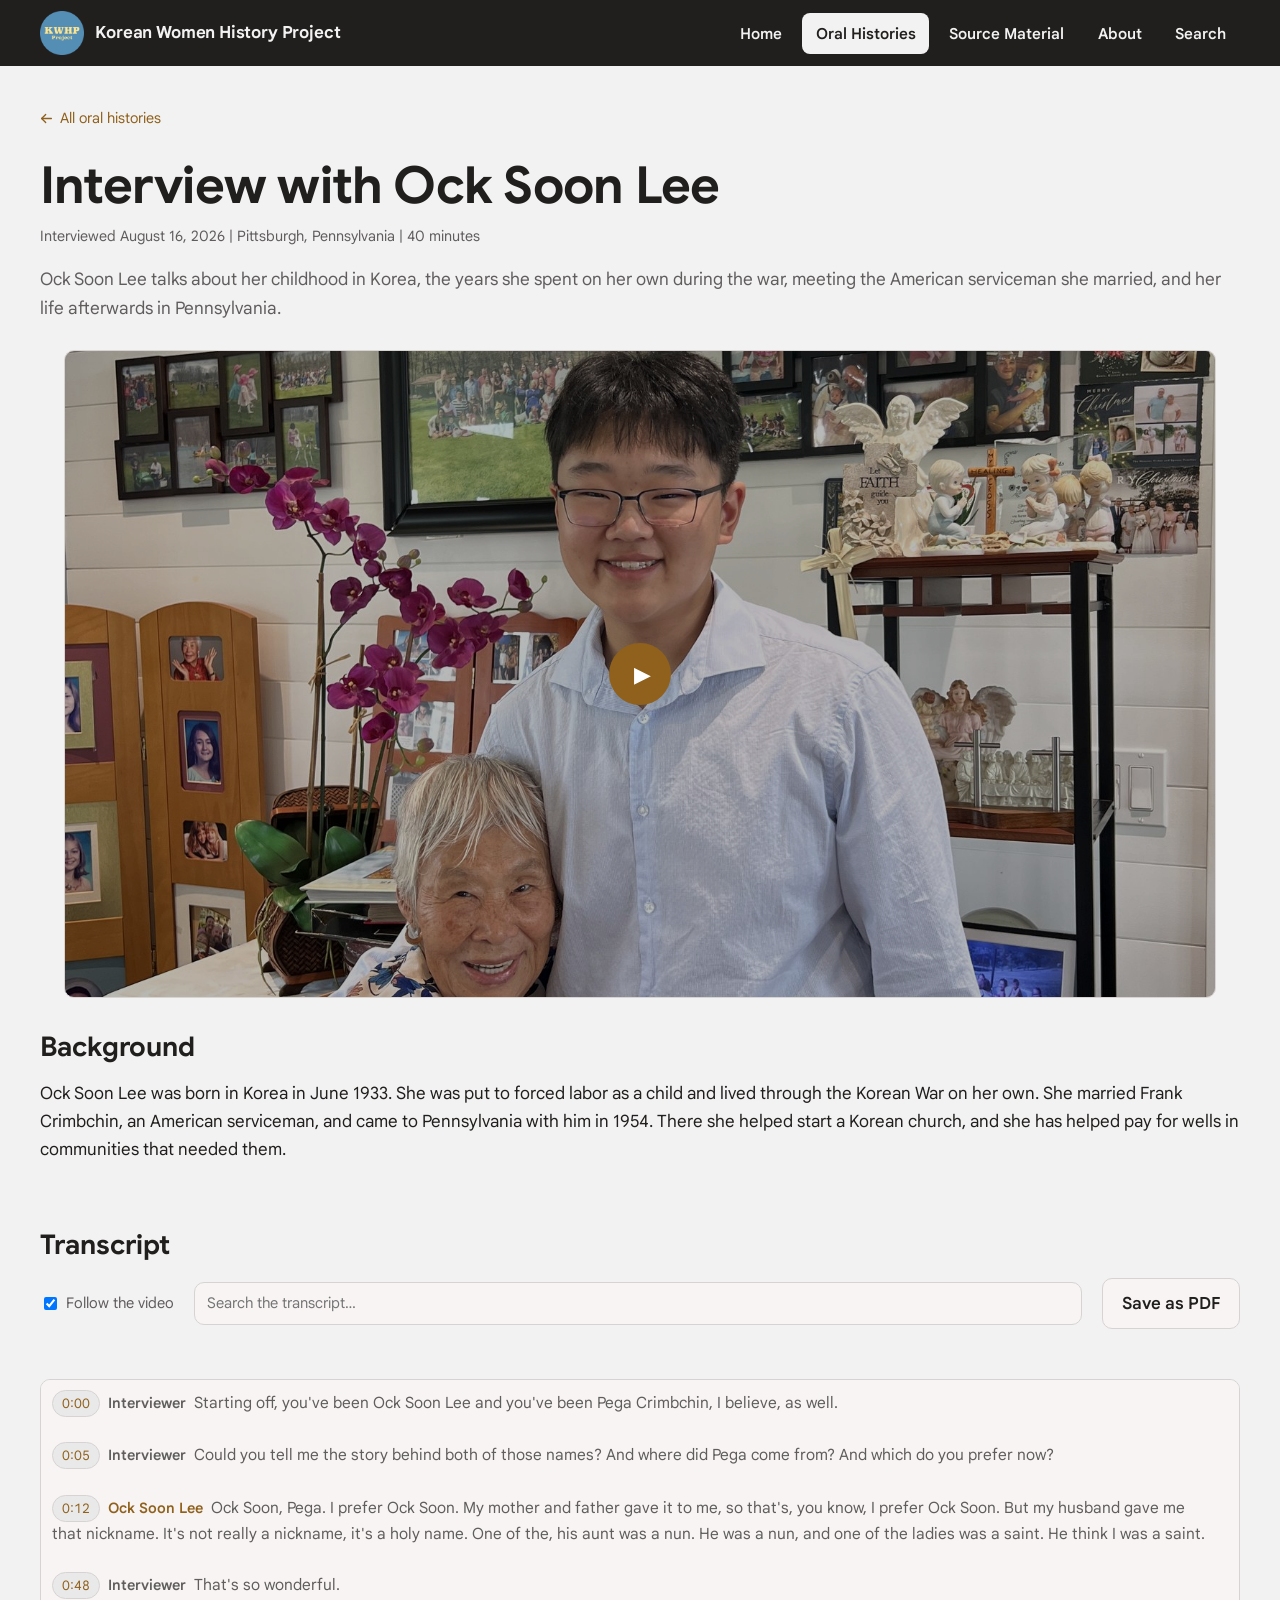
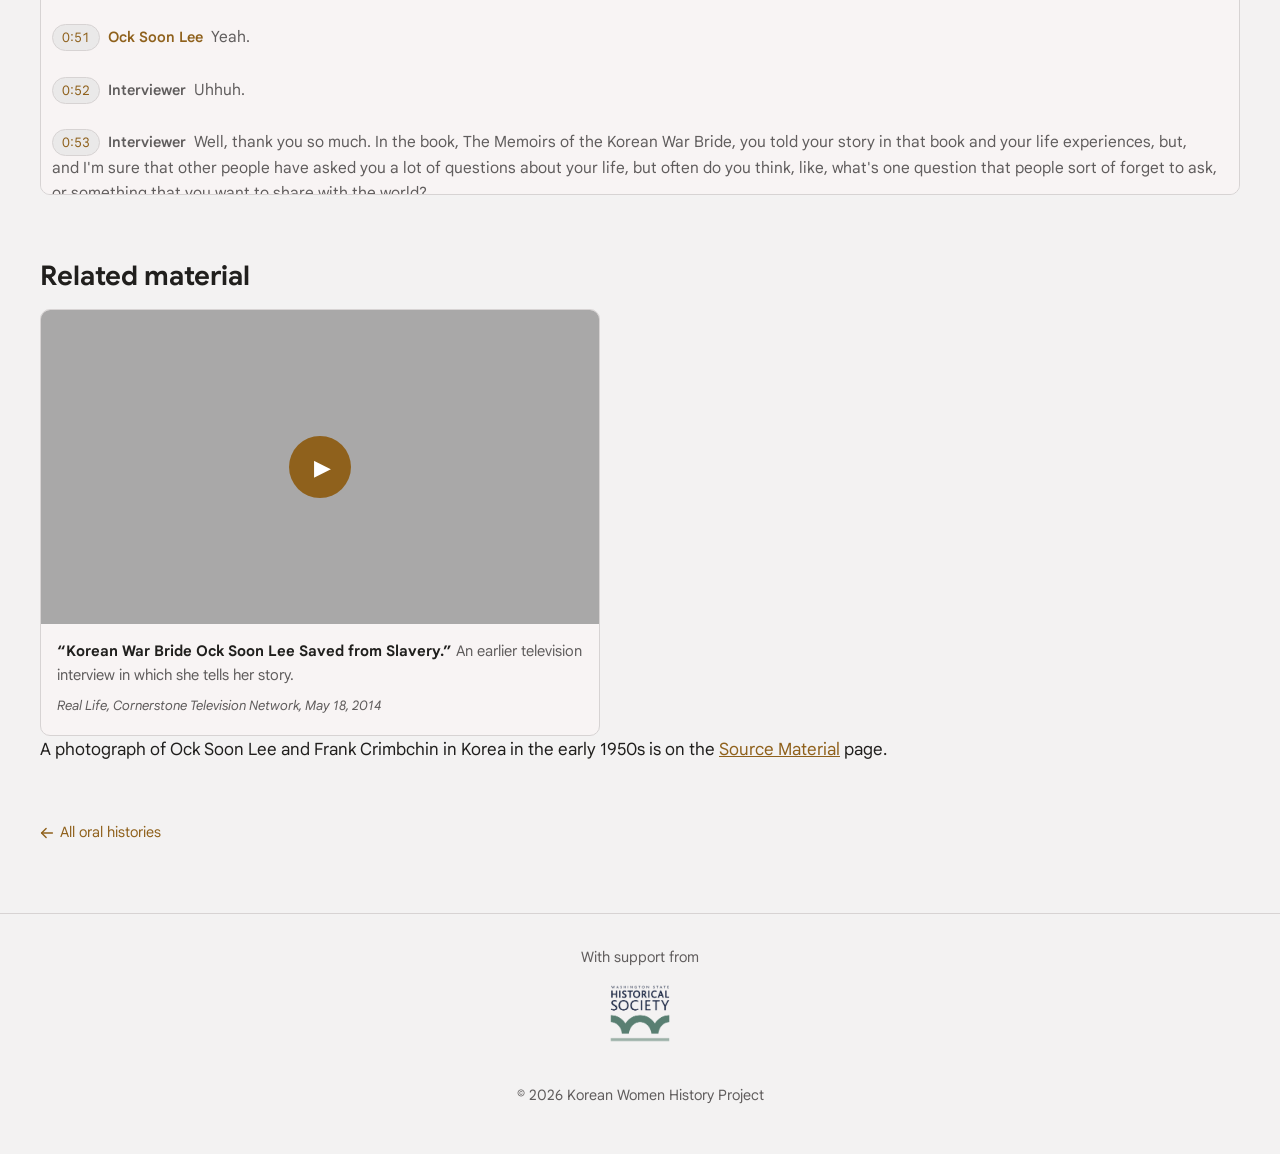
<file: interviews/ock-soon-lee.html>
<!doctype html>
<html lang="en">
<head>
  <meta charset="utf-8" />
  <meta name="viewport" content="width=device-width, initial-scale=1" />
  <title>Interview with Ock Soon Lee | Korean Women History Project</title>
  <meta name="description" content="Ock Soon Lee survived forced labor and the Korean War, married an American serviceman, and settled in Pennsylvania in 1954. Her oral history, in full." />
  <link rel="stylesheet" href="../styles.css" />
  <link rel="icon" href="../favicon.ico" sizes="any" />
  <link rel="icon" type="image/png" sizes="32x32" href="../images/favicon-32.png" />
  <link rel="icon" type="image/png" sizes="16x16" href="../images/favicon-16.png" />
  <link rel="apple-touch-icon" href="../images/apple-touch-icon.png" />
  <link rel="manifest" href="../site.webmanifest" />
</head>
<body>
  <a class="skip-link" href="#main">Skip to content</a>


  <header class="site-header">
    <a class="brand" href="../index.html">
      <img class="brand-logo" src="../images/logo.png" alt="" width="512" height="512" />
      <span class="brand-name">Korean Women History Project</span>
    </a>
    <button id="nav-toggle" class="nav-toggle" type="button" aria-expanded="false" aria-controls="site-nav">Menu</button>
    <nav id="site-nav" class="site-nav">
      <a href="../index.html">Home</a>
      <a href="../oral-histories.html" aria-current="page">Oral Histories</a>
      <a href="../archive.html">Source Material</a>
      <a href="../about.html">About</a>
      <a href="../search.html">Search</a>
    </nav>
  </header>

  <main id="main">
    <article class="interview">
      <a class="back-link" href="../oral-histories.html">All oral histories</a>

      <h1>Interview with Ock Soon Lee</h1>

      <p class="interview-meta">
        Interviewed August 16, 2026 | Pittsburgh, Pennsylvania | 40 minutes
      </p>

      <p class="interview-summary">
        Ock Soon Lee talks about her childhood in Korea, the years she spent on
        her own during the war, meeting the American serviceman she married, and
        her life afterwards in Pennsylvania.
      </p>

      <div class="video-frame" data-youtube="zksQXKivqhw" data-cover="../images/ock-soon-lee-cover.jpg">
        <button class="video-play" type="button">
          <span class="video-play-icon" aria-hidden="true">▶</span>
          <span class="visually-hidden">Play the interview</span>
        </button>
      </div>

      <section class="prose">
        <h2>Background</h2>
        <p>
          Ock Soon Lee was born in Korea in June 1933. She was put to forced labor
          as a child and lived through the Korean War on her own. She married
          Frank Crimbchin, an American serviceman, and came to Pennsylvania with
          him in 1954. There she helped start a Korean church, and she has helped
          pay for wells in communities that needed them.
        </p>
      </section>

      <section class="prose" id="transcript-section">
        <h2>Transcript</h2>

        <div class="transcript-toolbar">
          <label class="transcript-follow">
            <input type="checkbox" id="transcript-follow" checked />
            Follow the video
          </label>
          <label class="transcript-search">
            <span class="visually-hidden">Search the transcript</span>
            <input type="search" id="transcript-search" placeholder="Search the transcript&hellip;" autocomplete="off" />
          </label>
          <button type="button" class="btn" id="transcript-print">Save as PDF</button>
        </div>

        <p class="transcript-status" id="transcript-status" role="status"></p>
        <div class="transcript" id="transcript"></div>
      </section>

      <section class="prose">
        <h2>Related material</h2>
        <figure class="item related-video">
          <div class="video-frame" data-youtube="PvDGAjKn8e0">
            <button class="video-play" type="button">
              <span class="video-play-icon" aria-hidden="true">▶</span>
              <span class="visually-hidden">Play the 2014 Real Life interview with Ock Soon Lee</span>
            </button>
          </div>
          <figcaption>
            <strong>“Korean War Bride Ock Soon Lee Saved from Slavery.”</strong>
            An earlier television interview in which she tells her story.
            <span class="credit"><cite>Real Life</cite>, Cornerstone Television Network, May 18, 2014</span>
          </figcaption>
        </figure>
        <p>
          A photograph of Ock Soon Lee and Frank Crimbchin in Korea in the early 1950s is on
          the <a href="../archive.html#ock-soon-lee">Source Material</a> page.
        </p>
      </section>

      <a class="back-link" href="../oral-histories.html">All oral histories</a>
    </article>
  </main>

  <footer>
    <a class="support" href="https://www.washingtonhistory.org/" target="_blank" rel="noopener">
      <span>With support from</span>
      <img src="../images/WSHS_logo.png" alt="Washington State Historical Society" width="79" height="72" />
    </a>
    <p>© <span data-year>2026</span> Korean Women History Project</p>
  </footer>

  <script src="data/ock-soon-lee.js"></script>
  <script src="../script.js"></script>
</body>
</html>
</file>
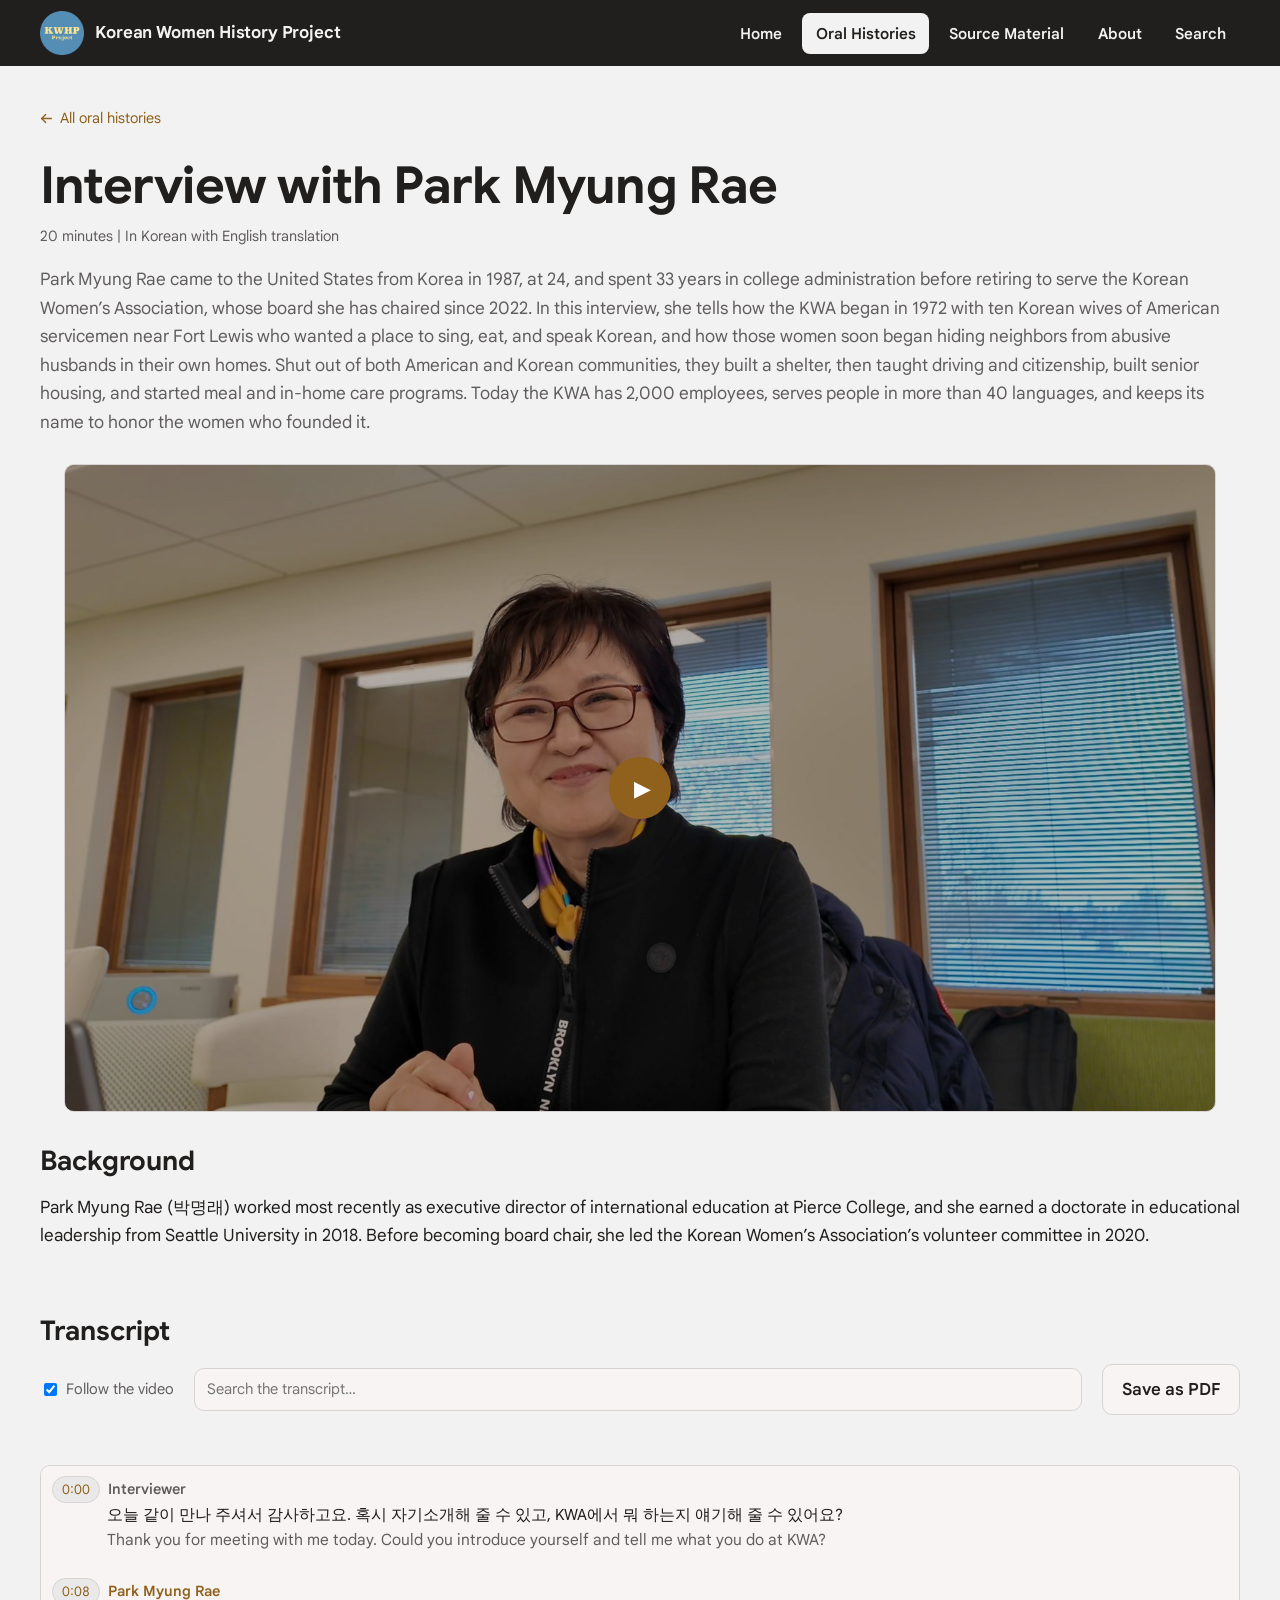
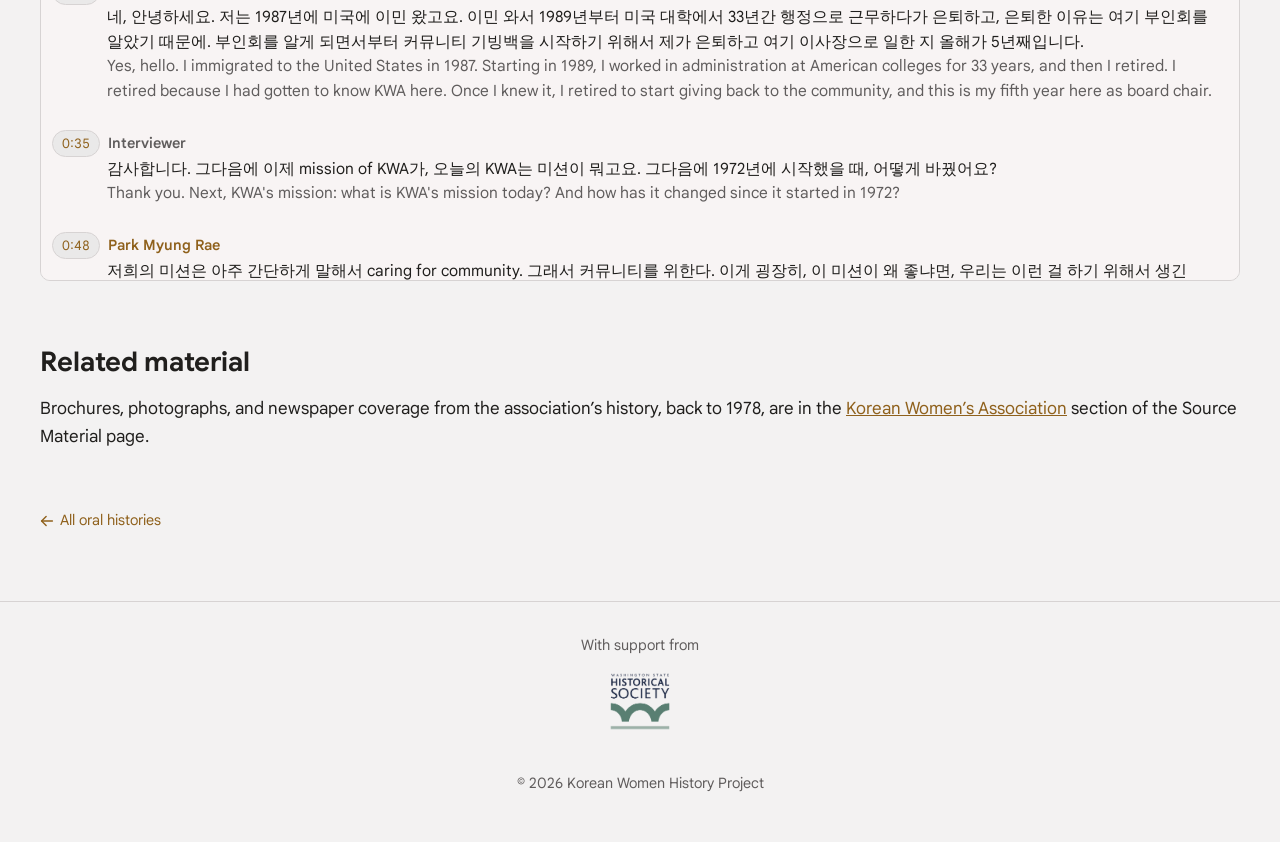
<file: interviews/park-myung-rae.html>
<!doctype html>
<html lang="en">
<head>
  <meta charset="utf-8" />
  <meta name="viewport" content="width=device-width, initial-scale=1" />
  <title>Interview with Park Myung Rae | Korean Women History Project</title>
  <meta name="description" content="Park Myung Rae, board chair of the Korean Women&rsquo;s Association, tells how ten military wives looking for a place to speak Korean started an agency that now employs 2,000 people. Her oral history, in full." />
  <link rel="stylesheet" href="../styles.css" />
  <link rel="icon" href="../favicon.ico" sizes="any" />
  <link rel="icon" type="image/png" sizes="32x32" href="../images/favicon-32.png" />
  <link rel="icon" type="image/png" sizes="16x16" href="../images/favicon-16.png" />
  <link rel="apple-touch-icon" href="../images/apple-touch-icon.png" />
  <link rel="manifest" href="../site.webmanifest" />
</head>
<body>
  <a class="skip-link" href="#main">Skip to content</a>


  <header class="site-header">
    <a class="brand" href="../index.html">
      <img class="brand-logo" src="../images/logo.png" alt="" width="512" height="512" />
      <span class="brand-name">Korean Women History Project</span>
    </a>
    <button id="nav-toggle" class="nav-toggle" type="button" aria-expanded="false" aria-controls="site-nav">Menu</button>
    <nav id="site-nav" class="site-nav">
      <a href="../index.html">Home</a>
      <a href="../oral-histories.html" aria-current="page">Oral Histories</a>
      <a href="../archive.html">Source Material</a>
      <a href="../about.html">About</a>
      <a href="../search.html">Search</a>
    </nav>
  </header>

  <main id="main">
    <article class="interview">
      <a class="back-link" href="../oral-histories.html">All oral histories</a>

      <h1>Interview with Park Myung Rae</h1>

      <p class="interview-meta">
        20 minutes | In Korean with English translation
      </p>

      <p class="interview-summary">
        Park Myung Rae came to the United States from Korea in 1987, at 24, and spent 33 years
        in college administration before retiring to serve the Korean Women&rsquo;s Association,
        whose board she has chaired since 2022. In this interview, she tells how the KWA began
        in 1972 with ten Korean wives of American servicemen near Fort Lewis who wanted a place
        to sing, eat, and speak Korean, and how those women soon began hiding neighbors from
        abusive husbands in their own homes. Shut out of both American and Korean communities,
        they built a shelter, then taught driving and citizenship, built senior housing, and
        started meal and in-home care programs. Today the KWA has 2,000 employees, serves people
        in more than 40 languages, and keeps its name to honor the women who founded it.
      </p>

      <div class="video-frame" data-youtube="0JZ9-g8DVII" data-cover="../images/park-myung-rae-cover.jpg">
        <button class="video-play" type="button">
          <span class="video-play-icon" aria-hidden="true">▶</span>
          <span class="visually-hidden">Play the interview</span>
        </button>
      </div>

      <section class="prose">
        <h2>Background</h2>
        <p>
          Park Myung Rae (박명래) worked most recently as executive director of international
          education at Pierce College, and she earned a doctorate in educational leadership from
          Seattle University in 2018. Before becoming board chair, she led the Korean
          Women&rsquo;s Association&rsquo;s volunteer committee in 2020.
        </p>
      </section>

      <section class="prose" id="transcript-section">
        <h2>Transcript</h2>

        <div class="transcript-toolbar">
          <label class="transcript-follow">
            <input type="checkbox" id="transcript-follow" checked />
            Follow the video
          </label>
          <label class="transcript-search">
            <span class="visually-hidden">Search the transcript</span>
            <input type="search" id="transcript-search" placeholder="Search the transcript&hellip;" autocomplete="off" />
          </label>
          <button type="button" class="btn" id="transcript-print">Save as PDF</button>
        </div>

        <p class="transcript-status" id="transcript-status" role="status"></p>
        <div class="transcript" id="transcript"></div>
      </section>

      <section class="prose">
        <h2>Related material</h2>
        <p>
          Brochures, photographs, and newspaper coverage from the association&rsquo;s history,
          back to 1978, are in the <a href="../archive.html#kwa">Korean Women&rsquo;s
          Association</a> section of the Source Material page.
        </p>
      </section>

      <a class="back-link" href="../oral-histories.html">All oral histories</a>
    </article>
  </main>

  <footer>
    <a class="support" href="https://www.washingtonhistory.org/" target="_blank" rel="noopener">
      <span>With support from</span>
      <img src="../images/WSHS_logo.png" alt="Washington State Historical Society" width="79" height="72" />
    </a>
    <p>© <span data-year>2026</span> Korean Women History Project</p>
  </footer>

  <script src="data/park-myung-rae.js"></script>
  <script src="../script.js"></script>
</body>
</html>
</file>
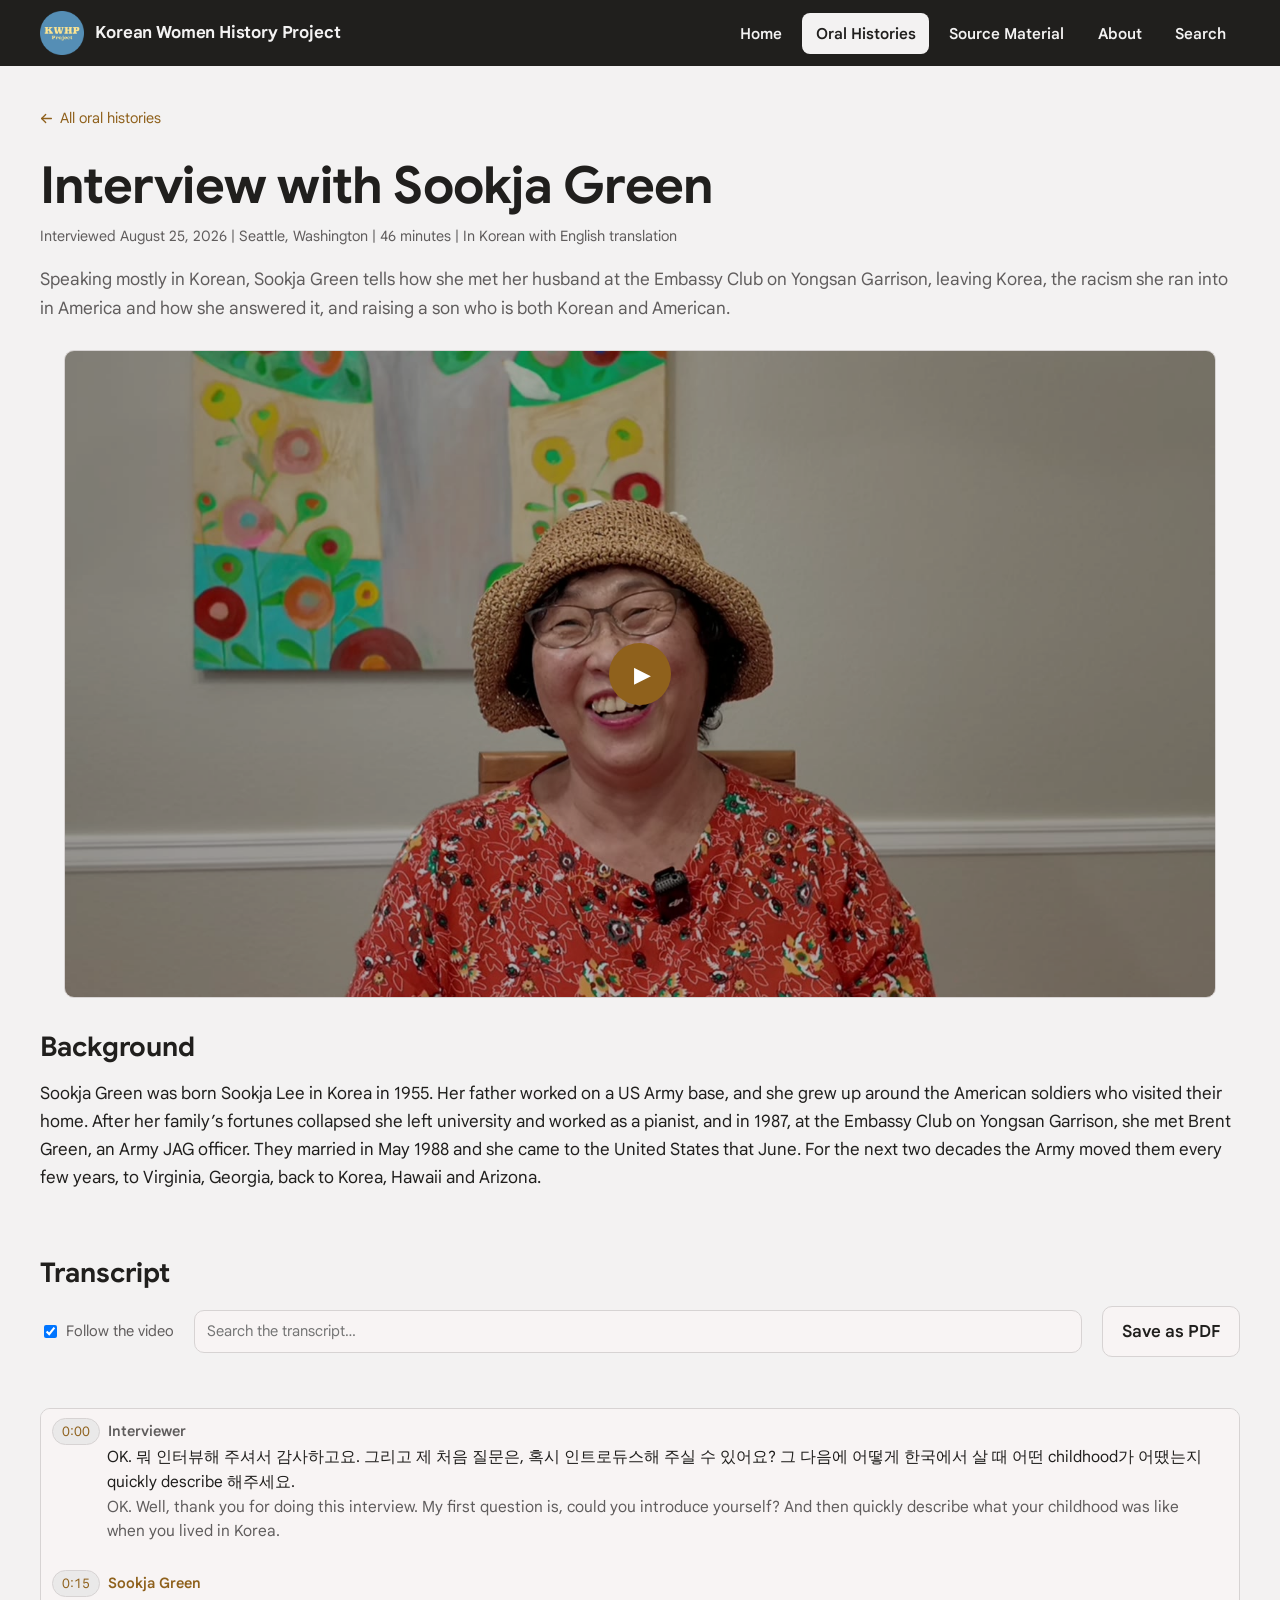
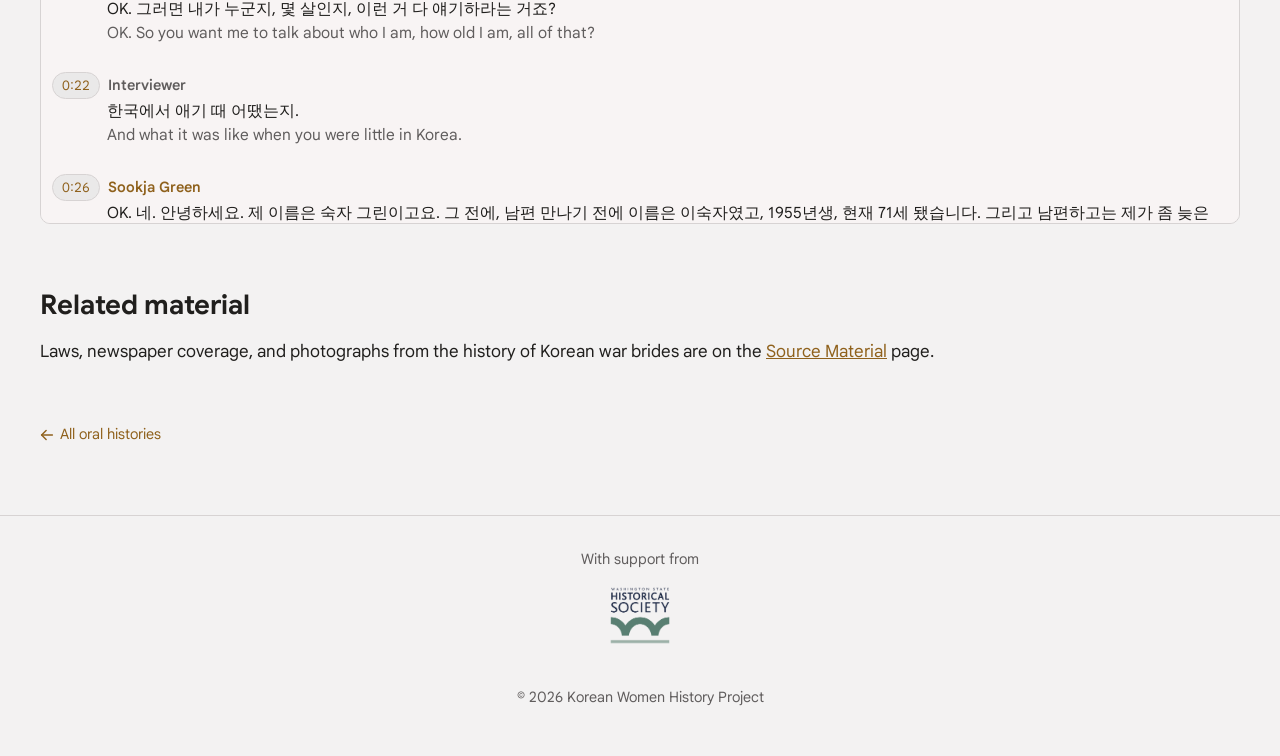
<file: interviews/sookja-green.html>
<!doctype html>
<html lang="en">
<head>
  <meta charset="utf-8" />
  <meta name="viewport" content="width=device-width, initial-scale=1" />
  <title>Interview with Sookja Green | Korean Women History Project</title>
  <meta name="description" content="Sookja Green met an American Army officer while working as a pianist in Seoul, married him in 1988, and built a life across two cultures. Her oral history, in full." />
  <link rel="stylesheet" href="../styles.css" />
  <link rel="icon" href="../favicon.ico" sizes="any" />
  <link rel="icon" type="image/png" sizes="32x32" href="../images/favicon-32.png" />
  <link rel="icon" type="image/png" sizes="16x16" href="../images/favicon-16.png" />
  <link rel="apple-touch-icon" href="../images/apple-touch-icon.png" />
  <link rel="manifest" href="../site.webmanifest" />
</head>
<body>
  <a class="skip-link" href="#main">Skip to content</a>


  <header class="site-header">
    <a class="brand" href="../index.html">
      <img class="brand-logo" src="../images/logo.png" alt="" width="512" height="512" />
      <span class="brand-name">Korean Women History Project</span>
    </a>
    <button id="nav-toggle" class="nav-toggle" type="button" aria-expanded="false" aria-controls="site-nav">Menu</button>
    <nav id="site-nav" class="site-nav">
      <a href="../index.html">Home</a>
      <a href="../oral-histories.html" aria-current="page">Oral Histories</a>
      <a href="../archive.html">Source Material</a>
      <a href="../about.html">About</a>
      <a href="../search.html">Search</a>
    </nav>
  </header>

  <main id="main">
    <article class="interview">
      <a class="back-link" href="../oral-histories.html">All oral histories</a>

      <h1>Interview with Sookja Green</h1>

      <p class="interview-meta">
        Interviewed August 25, 2026 | Seattle, Washington | 46 minutes | In Korean with English translation
      </p>

      <p class="interview-summary">
        Speaking mostly in Korean, Sookja Green tells how she met her husband at
        the Embassy Club on Yongsan Garrison, leaving Korea, the racism she ran
        into in America and how she answered it, and raising a son who is both
        Korean and American.
      </p>

      <div class="video-frame" data-youtube="VayJiYW_1X4" data-cover="../images/sookja-green-cover.jpg">
        <button class="video-play" type="button">
          <span class="video-play-icon" aria-hidden="true">▶</span>
          <span class="visually-hidden">Play the interview</span>
        </button>
      </div>

      <section class="prose">
        <h2>Background</h2>
        <p>
          Sookja Green was born Sookja Lee in Korea in 1955. Her father worked on
          a US Army base, and she grew up around the American soldiers who
          visited their home. After her family&rsquo;s fortunes collapsed she left
          university and worked as a pianist, and in 1987, at the Embassy Club on
          Yongsan Garrison, she met Brent Green, an Army JAG officer. They married
          in May 1988 and she came to the United States that June. For the next
          two decades the Army moved them every few years, to Virginia, Georgia,
          back to Korea, Hawaii and Arizona.
        </p>
      </section>

      <section class="prose" id="transcript-section">
        <h2>Transcript</h2>

        <div class="transcript-toolbar">
          <label class="transcript-follow">
            <input type="checkbox" id="transcript-follow" checked />
            Follow the video
          </label>
          <label class="transcript-search">
            <span class="visually-hidden">Search the transcript</span>
            <input type="search" id="transcript-search" placeholder="Search the transcript&hellip;" autocomplete="off" />
          </label>
          <button type="button" class="btn" id="transcript-print">Save as PDF</button>
        </div>

        <p class="transcript-status" id="transcript-status" role="status"></p>
        <div class="transcript" id="transcript"></div>
      </section>

      <section class="prose">
        <h2>Related material</h2>
        <p>
          Laws, newspaper coverage, and photographs from the history of Korean war brides
          are on the <a href="../archive.html">Source Material</a> page.
        </p>
      </section>

      <a class="back-link" href="../oral-histories.html">All oral histories</a>
    </article>
  </main>

  <footer>
    <a class="support" href="https://www.washingtonhistory.org/" target="_blank" rel="noopener">
      <span>With support from</span>
      <img src="../images/WSHS_logo.png" alt="Washington State Historical Society" width="79" height="72" />
    </a>
    <p>© <span data-year>2026</span> Korean Women History Project</p>
  </footer>

  <script src="data/sookja-green.js"></script>
  <script src="../script.js"></script>
</body>
</html>
</file>
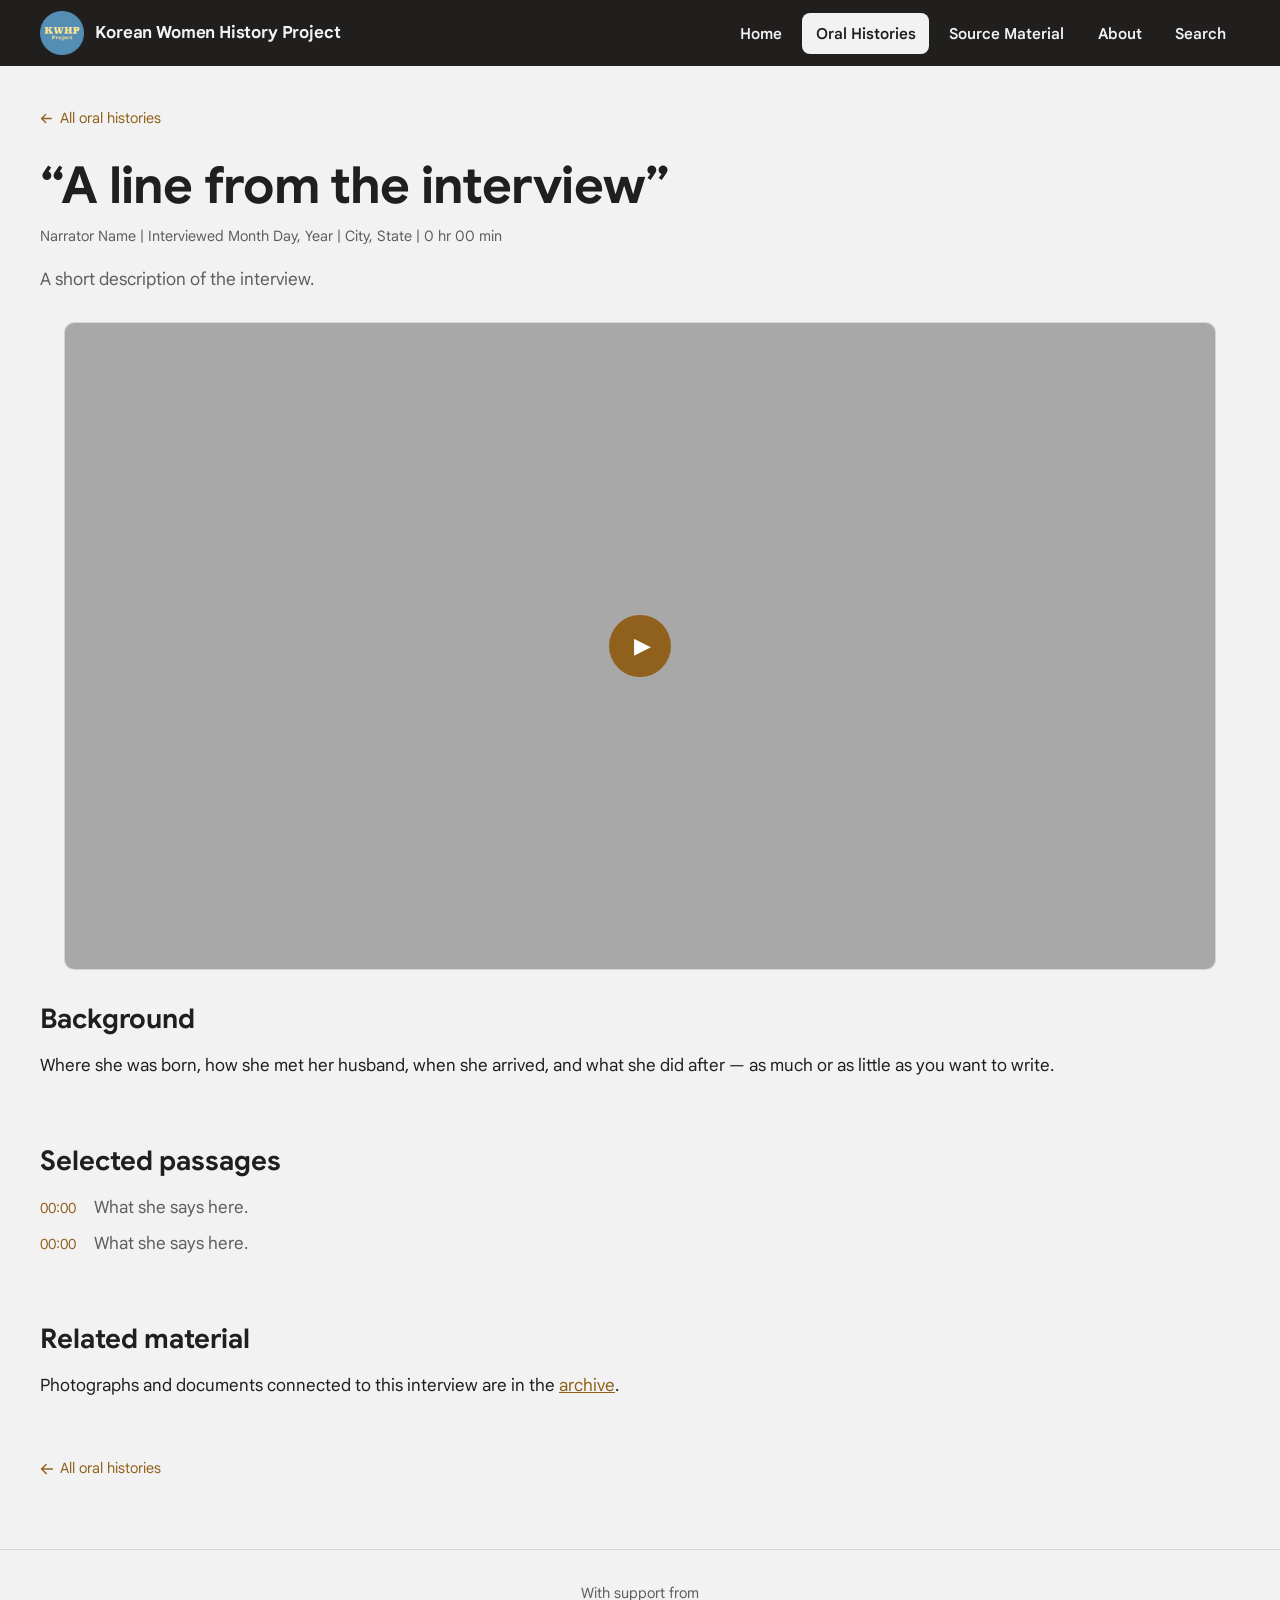
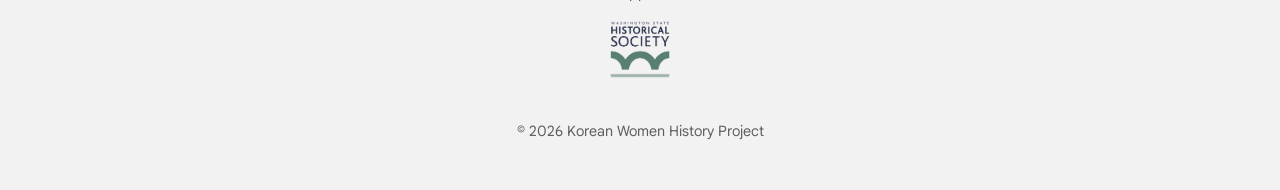
<file: interviews/template.html>
<!doctype html>
<!--
  INTERVIEW PAGE TEMPLATE
  ====================================================================
  To add an interview:
    1. Copy this file to interviews/her-name.html
    2. Search this file for "EDIT" and fill in each spot
    3. Add a matching card to oral-histories.html

  Leave the ../ in the stylesheet, script, and nav links — this file
  sits one folder down from the rest of the site.
-->
<html lang="en">
<head>
  <meta charset="utf-8" />
  <meta name="viewport" content="width=device-width, initial-scale=1" />
  <!-- EDIT: page title and description -->
  <title>Interview title | Korean Women History Project</title>
  <meta name="description" content="One sentence describing this interview." />
  <link rel="stylesheet" href="../styles.css" />
  <link rel="icon" href="../favicon.ico" sizes="any" />
  <link rel="icon" type="image/png" sizes="32x32" href="../images/favicon-32.png" />
  <link rel="icon" type="image/png" sizes="16x16" href="../images/favicon-16.png" />
  <link rel="apple-touch-icon" href="../images/apple-touch-icon.png" />
  <link rel="manifest" href="../site.webmanifest" />
</head>
<body>
  <a class="skip-link" href="#main">Skip to content</a>


  <header class="site-header">
    <a class="brand" href="../index.html">
      <img class="brand-logo" src="../images/logo.png" alt="" width="512" height="512" />
      <span class="brand-name">Korean Women History Project</span>
    </a>
    <button id="nav-toggle" class="nav-toggle" type="button" aria-expanded="false" aria-controls="site-nav">Menu</button>
    <nav id="site-nav" class="site-nav">
      <a href="../index.html">Home</a>
      <a href="../oral-histories.html" aria-current="page">Oral Histories</a>
      <a href="../archive.html">Source Material</a>
      <a href="../about.html">About</a>
      <a href="../search.html">Search</a>
    </nav>
  </header>

  <main id="main">
    <article class="interview">
      <a class="back-link" href="../oral-histories.html">All oral histories</a>

      <!-- EDIT: the headline. A line from the interview works well. -->
      <h1>&ldquo;A line from the interview&rdquo;</h1>

      <!-- EDIT: narrator, date, place, running time -->
      <p class="interview-meta">
        Narrator Name | Interviewed Month Day, Year | City, State | 0 hr 00 min
      </p>

      <!-- EDIT: one or two sentences on what the interview covers. -->
      <p class="interview-summary">
        A short description of the interview.
      </p>

      <!-- EDIT: data-youtube="VIDEO_ID" — the part of the URL after v= -->
      <div class="video-frame" data-youtube="VIDEO_ID">
        <button class="video-play" type="button">
          <span class="video-play-icon" aria-hidden="true">▶</span>
          <span class="visually-hidden">Play the interview</span>
        </button>
      </div>

      <!-- EDIT: background on the narrator. Add or delete paragraphs freely. -->
      <section class="prose">
        <h2>Background</h2>
        <p>
          Where she was born, how she met her husband, when she arrived, and
          what she did after — as much or as little as you want to write.
        </p>
      </section>

      <!-- EDIT: selected passages. Delete this whole section if you do not
           have a transcript yet. Each entry is a timestamp and a quotation. -->
      <section class="prose">
        <h2>Selected passages</h2>
        <dl class="passages">
          <dt>00:00</dt>
          <dd>What she says here.</dd>
          <dt>00:00</dt>
          <dd>What she says here.</dd>
        </dl>
      </section>

      <!-- EDIT: delete if there are no related materials. -->
      <section class="prose">
        <h2>Related material</h2>
        <p>
          Photographs and documents connected to this interview are in the
          <a href="../archive.html">archive</a>.
        </p>
      </section>

      <a class="back-link" href="../oral-histories.html">All oral histories</a>
    </article>
  </main>

  <footer>
    <a class="support" href="https://www.washingtonhistory.org/" target="_blank" rel="noopener">
      <span>With support from</span>
      <img src="../images/WSHS_logo.png" alt="Washington State Historical Society" width="79" height="72" />
    </a>
    <p>© <span data-year>2026</span> Korean Women History Project</p>
  </footer>

  <script src="../script.js"></script>
</body>
</html>
</file>
<file: styles.css>
/* ==========================================================================
   Korean Women History Project — site styles
   Colors live in the :root block below. Change them there and the whole
   site follows. Everything else is layout.
   ========================================================================== */

/* Google Sans, self-hosted (SIL Open Font License 1.1, see fonts/OFL.txt).
   A single variable file covers weight 400-700, so italic is the only
   second file needed. */
@font-face {
  font-family: "Google Sans";
  src: url("fonts/GoogleSans-Variable.woff2") format("woff2-variations"),
       url("fonts/GoogleSans-Variable.woff2") format("woff2");
  font-weight: 400 700;
  font-style: normal;
  font-display: swap;
}

@font-face {
  font-family: "Google Sans";
  src: url("fonts/GoogleSans-Italic-Variable.woff2") format("woff2-variations"),
       url("fonts/GoogleSans-Italic-Variable.woff2") format("woff2");
  font-weight: 400 700;
  font-style: italic;
  font-display: swap;
}


:root {
  /* Palette drawn from the project logo: gold on near-black, over a warm
     off-white. --accent is a deepened version of the logo's gold (#b68235)
     so it clears AA contrast as text and as a button fill; --accent-soft is
     a pale tint of the same gold. */
  --bg: #f3f2f2;
  --bg-soft: #eae9e9;
  --surface: #f8f4f4;
  --text: #201f1d;
  --muted: #605d5d;
  --border: #d7d3d3;
  --accent: #8f611c;
  /* Body text carrying a slight gold hue, for card pull quotes. */
  --text-quote: #5a3b0a;
  --accent-soft: #fff3e4;
  --accent-soft-border: #f1dcb8;
  --accent-text: #ffffff;
  /* Behind words a search matched. */
  --mark: #f6dca8;

  /* Dark banner across the top, the same near-black as the logo's tile so
     the logo sits flush in it. */
  --header-bg: #201f1d;
  --header-text: #f3f2f2;

  --radius: 10px;
  /* Content sits in a centered band with a gutter on each side.
     --maxw is how wide that band gets; --pad is the gutter inside it.
     --measure is off, so text fills the band rather than stopping short. */
  --maxw: 1280px;
  --pad: clamp(1rem, 4vw, 2.5rem);
  --measure: none;

  /* --serif is unused now that headings use --sans too; kept so a serif
     look can be restored by pointing a rule back at it. */
  --serif: "Iowan Old Style", "Palatino Linotype", Palatino, Georgia, "Times New Roman", serif;
  --sans: "Google Sans", system-ui, -apple-system, "Segoe UI", Roboto, Helvetica, Arial, sans-serif;

  /* The site is light-only; this keeps form controls and scrollbars light
     even for visitors whose system is set to dark mode. */
  color-scheme: light;
}

* { box-sizing: border-box; }

/* scroll-padding-top keeps links to a spot on the page (#contact,
   #ock-soon-lee) from landing under the sticky header. */
html { scroll-behavior: smooth; scroll-padding-top: 5rem; }

body {
  margin: 0;
  background: var(--bg);
  color: var(--text);
  font: 17px/1.65 var(--sans);
  -webkit-font-smoothing: antialiased;
}

a { color: var(--accent); }
a:hover { text-decoration-thickness: 2px; }

img { max-width: 100%; height: auto; display: block; }

.visually-hidden {
  position: absolute;
  width: 1px; height: 1px;
  padding: 0; margin: -1px;
  overflow: hidden;
  clip: rect(0 0 0 0);
  white-space: nowrap;
}

.skip-link {
  position: absolute;
  left: -9999px;
  top: 0;
  background: var(--accent);
  color: var(--accent-text);
  padding: 0.6rem 1rem;
  z-index: 100;
}
.skip-link:focus { left: 0; }

:focus-visible {
  outline: 2px solid var(--accent);
  outline-offset: 3px;
  border-radius: 3px;
}

/* --------------------------------------------------------------- Header  */

.site-header {
  position: sticky;
  top: 0;
  z-index: 20;
  display: flex;
  align-items: center;
  justify-content: space-between;
  gap: 1.5rem;
  padding-block: 0.7rem;
  padding-inline: max(var(--pad), calc((100% - var(--maxw)) / 2 + var(--pad)));
  background: var(--header-bg);
  color: var(--header-text);
}

.brand {
  display: flex;
  align-items: center;
  gap: 0.7rem;
  text-decoration: none;
  color: var(--header-text);
  min-width: 0;
}

.brand-logo {
  width: 44px;
  height: 44px;
  flex: none;
}

.brand-name {
  font-size: 1.05rem;
  font-weight: 700;
  letter-spacing: -0.01em;
}

.site-nav {
  display: flex;
  align-items: center;
  gap: 0.4rem;
}

.site-nav a {
  text-decoration: none;
  color: var(--header-text);
  font-size: 0.95rem;
  font-weight: 600;
  padding: 0.5rem 0.85rem;
  border-radius: 8px;
  white-space: nowrap;
}

.site-nav a:hover { background: rgba(255, 255, 255, 0.12); }

/* Current page reads as a filled chip, the way the reference header does. */
.site-nav a[aria-current="page"] {
  background: var(--header-text);
  color: var(--header-bg);
}

.nav-toggle {
  display: none;
  background: transparent;
  border: 1px solid rgba(255, 255, 255, 0.35);
  border-radius: 8px;
  color: var(--header-text);
  cursor: pointer;
  font: inherit;
  font-size: 0.9rem;
  font-weight: 600;
  line-height: 1;
  padding: 0.55rem 0.8rem;
}

.nav-toggle:hover { background: rgba(255, 255, 255, 0.12); }

@media (max-width: 920px) {
  .brand-name {
    font-size: 0.95rem;
    overflow: hidden;
    text-overflow: ellipsis;
    white-space: nowrap;
  }

  .nav-toggle { display: inline-block; }

  .site-nav {
    display: none;
    position: absolute;
    top: 100%;
    left: 0;
    right: 0;
    flex-direction: column;
    align-items: stretch;
    gap: 0.25rem;
    padding: 0.75rem var(--pad) 1rem;
    background: var(--header-bg);
  }

  .site-nav.open { display: flex; }
}

/* --------------------------------------------------------------- Layout  */

main {
  max-width: var(--maxw);
  margin: 0 auto;
  padding: 0 var(--pad);
}

/* Sections carry no vertical padding of their own; the space between them is
   one explicit gap, so neighbouring padding cannot double into a hole. */
section { padding: 0; }
section + section { margin-top: 2.5rem; }

h1 {
  font-family: var(--sans);
  font-size: clamp(2.1rem, 5.5vw, 3.2rem);
  line-height: 1.12;
  margin: 0 0 1rem;
  letter-spacing: -0.015em;
}

h2 {
  font-family: var(--sans);
  font-size: clamp(1.35rem, 2.6vw, 1.7rem);
  line-height: 1.25;
  margin: 0 0 1rem;
}

h3 { font-size: 1.05rem; margin: 0 0 0.4rem; }

.hero { padding-top: 3.25rem; }

.page-head { padding-top: 3rem; }

.lede {
  font-size: 1.15rem;
  color: var(--muted);
  max-width: var(--measure);
  margin: 0 0 1.5rem;
}

.prose p {
  max-width: var(--measure);
  margin: 0 0 1.1rem;
}

.prose h2 { margin-top: 2.2rem; }
.prose h2:first-child { margin-top: 0; }

/* Numbered sources under a passage, set small and faded. */
.prose sup { line-height: 0; font-size: 0.7em; }
.prose sup a { text-decoration: none; }

.sources {
  margin: 1.25rem 0 0;
  padding: 0.9rem 0 0 1.2rem;
  border-top: 1px solid var(--border);
  font-size: 0.85rem;
  line-height: 1.5;
  color: var(--muted);
  max-width: var(--measure);
}

.sources li { margin-bottom: 0.35rem; }
.sources a { color: var(--muted); }

/* -------------------------------------------------------------- Buttons  */


.btn {
  display: inline-block;
  padding: 0.65rem 1.15rem;
  border: 1px solid var(--border);
  border-radius: var(--radius);
  background: var(--surface);
  color: var(--text);
  text-decoration: none;
  font: inherit;
  font-size: 1.05rem;
  font-weight: 600;
  cursor: pointer;
  transition: transform 0.12s ease, border-color 0.12s ease;
}

.btn:hover { transform: translateY(-1px); border-color: var(--accent); }

.btn-primary {
  background: var(--accent);
  border-color: var(--accent);
  color: var(--accent-text);
}

/* -------------------------------------------------------------- Callout  */

.callout {
  background: var(--accent-soft);
  border: 1px solid var(--accent-soft-border);
  border-radius: var(--radius);
  padding: 1.75rem;
}

.callout h2 { margin-top: 0; }
.callout p { color: var(--muted); max-width: var(--measure); }
.callout p:last-child { margin-bottom: 0; }

.contact-list {
  list-style: none;
  padding: 0;
  margin: 0;
  display: grid;
  gap: 0.6rem;
}

.contact-list strong {
  display: inline-block;
  min-width: 6.5rem;
  color: var(--text);
}

/* --------------------------------------------------------------- Search  */

.search { display: block; max-width: 26rem; }

.search input {
  width: 100%;
  padding: 0.6rem 0.85rem;
  font: inherit;
  font-size: 0.95rem;
  color: var(--text);
  background: var(--surface);
  border: 1px solid var(--border);
  border-radius: var(--radius);
}

.filter-status {
  margin: 0.6rem 0 0;
  font-size: 0.9rem;
  color: var(--muted);
  min-height: 1.4em;
}

/* ----------------------------------------------------------- Site search  */

.site-search { display: grid; gap: 1rem; }

.search-box input {
  width: 100%;
  padding: 0.8rem 1rem;
  font: inherit;
  font-size: 1.1rem;
  color: var(--text);
  background: var(--surface);
  border: 1px solid var(--border);
  border-radius: var(--radius);
}

.search-box input:focus { border-color: var(--accent); outline: none; }

.search-filters {
  display: flex;
  flex-wrap: wrap;
  align-items: flex-end;
  justify-content: space-between;
  gap: 0.75rem 1.5rem;
}

/* The kinds of result, as a row of tabs: the chosen one is gold and underlined. */
.chips {
  display: flex;
  flex-wrap: wrap;
  gap: 0 1.5rem;
  margin: 0;
  padding: 0;
  border: 0;
  border-bottom: 1px solid var(--border);
  min-width: 0;
  flex: 1 1 30rem;
}

.chip input {
  position: absolute;
  opacity: 0;
  pointer-events: none;
}

.chip > span {
  display: inline-block;
  padding: 0.45rem 0 0.55rem;
  margin-bottom: -1px;
  font-size: 0.95rem;
  font-weight: 600;
  color: var(--muted);
  border-bottom: 2px solid transparent;
  cursor: pointer;
  transition: color 0.12s ease, border-color 0.12s ease;
}

.chip > span:hover { color: var(--text); }
.chip input:checked + span { color: var(--accent); border-bottom-color: var(--accent); }
.chip input:focus-visible + span { outline: 2px solid var(--accent); outline-offset: 3px; border-radius: 2px; }

.chip-count {
  font-weight: 400;
  font-variant-numeric: tabular-nums;
  color: var(--muted);
  margin-left: 0.2rem;
}

.chip-count:empty { display: none; }

.search-section select {
  padding: 0.45rem 0.75rem;
  font: inherit;
  font-size: 0.92rem;
  color: var(--text);
  background: var(--surface);
  border: 1px solid var(--border);
  border-radius: var(--radius);
}

.results { margin-top: 1.5rem; }

.result-group + .result-group { margin-top: 2.75rem; }

.result-count {
  font-size: 0.95rem;
  font-weight: 600;
  color: var(--muted);
  font-variant-numeric: tabular-nums;
}

mark {
  background: var(--mark);
  color: inherit;
  border-radius: 2px;
  padding: 0 0.08em;
}

/* An oral history: its cover beside the passages that matched. */
.result-list { display: grid; gap: 1.25rem; }

.result-interview {
  display: grid;
  grid-template-columns: minmax(0, 260px) minmax(0, 1fr);
  background: var(--surface);
  border: 1px solid var(--border);
  border-radius: var(--radius);
  overflow: hidden;
}

.result-cover.card-media { border-bottom: 0; border-right: 1px solid var(--border); aspect-ratio: auto; min-height: 146px; }

.result-body { padding: 1.1rem 1.25rem 1.2rem; min-width: 0; }

.result-title { font-size: 1.2rem; margin: 0 0 0.2rem; }
.result-title a { color: var(--text); text-decoration: none; }
.result-title a:hover { color: var(--accent); text-decoration: underline; }

.result-body .meta { margin-bottom: 0.6rem; }
.result-summary { margin: 0 0 0.75rem; font-size: 0.95rem; color: var(--muted); }

.result-passages {
  list-style: none;
  margin: 0 0 0.6rem;
  padding: 0;
  display: grid;
  gap: 0.35rem;
}

.result-passages a {
  display: block;
  padding: 0.45rem 0.55rem;
  border-radius: 6px;
  color: var(--muted);
  text-decoration: none;
  font-size: 0.95rem;
  line-height: 1.55;
}

.result-passages a:hover { background: var(--accent-soft); color: var(--text); }
.result-passages .cue-time { pointer-events: none; }

.result-words { display: block; margin: 0.2rem 0 0; }

.result-more { font-size: 0.92rem; font-weight: 600; }

/* Under a photograph or document: where it sits on Source Material. */
.result-context {
  display: block;
  margin-top: 0.6rem;
  font-size: 0.85rem;
  font-style: normal;
}

.result-group-name {
  display: block;
  margin-top: 0.3rem;
  font-size: 0.82rem;
  color: var(--muted);
}

@media (max-width: 640px) {
  .result-interview { grid-template-columns: 1fr; }
  .result-cover.card-media { aspect-ratio: 16 / 9; border-right: 0; border-bottom: 1px solid var(--border); }
}

/* ------------------------------------------------- Interview card grid  */

.interview-index { padding-top: 0; }

.interview-grid {
  display: grid;
  grid-template-columns: repeat(auto-fit, minmax(290px, 1fr));
  gap: 1.5rem;
}

.interview-card {
  display: flex;
  flex-direction: column;
  background: var(--surface);
  border: 1px solid var(--border);
  border-radius: var(--radius);
  overflow: hidden;
  text-decoration: none;
  color: inherit;
  transition: border-color 0.14s ease;
}

.interview-card:hover {
  border-color: var(--accent);
}

.interview-card[hidden] { display: none; }

.card-media {
  display: block;
  aspect-ratio: 16 / 9;
  background: var(--bg-soft) center / cover no-repeat;
  border-bottom: 1px solid var(--border);
}

.card-body {
  display: block;
  padding: 1.1rem 1.15rem 1.25rem;
}

.quote {
  font-family: var(--sans);
  font-size: 1.22rem;
  line-height: 1.3;
  margin: 0 0 0.6rem;
  text-wrap: balance;
}

.interview-card:hover .quote { color: var(--accent); }

.meta {
  display: block;
  font-size: 0.86rem;
  color: var(--muted);
  margin: 0 0 0.75rem;
}

/* A line from the interview, sitting under the narrator's name on a card. */
.card-quote {
  display: block;
  font-size: 0.95rem;
  font-weight: 600;
  line-height: 1.45;
  color: var(--text-quote);
  margin: 0 0 0.75rem;
  text-wrap: pretty;
}

.card-tags {
  display: flex;
  flex-wrap: wrap;
  gap: 0.4rem;
}

.card-tags span {
  font-size: 0.76rem;
  letter-spacing: 0.03em;
  color: var(--muted);
  background: var(--bg-soft);
  border: 1px solid var(--border);
  border-radius: 999px;
  padding: 0.18rem 0.6rem;
}

/* --------------------------------------------- Interview detail page  */

.interview {
  max-width: var(--measure);
  padding: 2.5rem 0 1rem;
}

.back-link {
  display: inline-flex;
  align-items: center;
  gap: 0.45em;
  font-size: 0.9rem;
  text-decoration: none;
  margin-bottom: 1.75rem;
}

/* The arrow is masked rather than shown as an image, so it picks up the
   link colour instead of staying black. */
.back-link::before {
  content: "";
  flex: none;
  width: 0.95em;
  height: 0.95em;
  background: currentColor;
  -webkit-mask: url(images/arrow-left.svg) center / contain no-repeat;
  mask: url(images/arrow-left.svg) center / contain no-repeat;
}

.back-link:hover { text-decoration: underline; }

.interview h1 { margin-bottom: 0.6rem; text-wrap: balance; }

.interview .video-frame {
  max-height: 72vh;
  width: auto;
  margin-inline: auto;
}

.interview-standfirst {
  font-size: 1.2rem;
  font-weight: 600;
  color: var(--accent);
  margin: 0 0 0.6rem;
}

.interview-meta {
  font-size: 0.9rem;
  color: var(--muted);
  margin: 0 0 1rem;
}

.interview-summary {
  font-size: 1.08rem;
  color: var(--muted);
  margin: 0 0 1.75rem;
}

.interview .prose { padding: 2rem 0 0; }

/* A second video under "Related material", kept smaller than the interview. */
.related-video { max-width: 560px; margin-bottom: 1.25rem; }
.interview .prose + .prose { margin-top: 2rem; }
.interview .back-link:last-child { margin: 2.5rem 0 0; }

.passages {
  margin: 0;
  display: grid;
  grid-template-columns: max-content 1fr;
  gap: 0.5rem 1.1rem;
  align-items: baseline;
}

.passages dt {
  font-variant-numeric: tabular-nums;
  font-size: 0.88rem;
  color: var(--accent);
}

.passages dd {
  margin: 0;
  color: var(--muted);
}

@media (max-width: 520px) {
  .passages { grid-template-columns: 1fr; gap: 0.15rem; }
  .passages dd { margin-bottom: 0.7rem; }
}

/* ------------------------------------------------- Video player frame  */

.video-frame {
  position: relative;
  aspect-ratio: 16 / 9;
  background: var(--bg-soft) center / cover no-repeat;
  border: 1px solid var(--border);
  border-radius: var(--radius);
  overflow: hidden;
}

.video-frame iframe {
  position: absolute;
  inset: 0;
  width: 100%;
  height: 100%;
  border: 0;
}

.video-play {
  position: absolute;
  inset: 0;
  width: 100%;
  height: 100%;
  display: grid;
  place-items: center;
  background: rgba(0, 0, 0, 0.28);
  border: 0;
  cursor: pointer;
  transition: background 0.15s ease;
}

.video-play:hover { background: rgba(0, 0, 0, 0.45); }

.video-play-icon {
  display: grid;
  place-items: center;
  width: 62px;
  height: 62px;
  padding-left: 5px;
  border-radius: 50%;
  background: var(--accent);
  color: #fff;
  font-size: 1.4rem;
}

/* -------------------------------------------------------------- Archive  */


.gallery {
  display: grid;
  grid-template-columns: repeat(auto-fit, minmax(250px, 1fr));
  gap: 1.5rem;
}

.gallery-wide {
  grid-template-columns: repeat(auto-fit, minmax(340px, 1fr));
}

.item {
  margin: 0;
  background: var(--surface);
  border: 1px solid var(--border);
  border-radius: var(--radius);
  overflow: hidden;
}

/* A short paragraph introducing each archive section. */
.archive-section > p {
  color: var(--muted);
  max-width: var(--measure);
  margin: -0.25rem 0 1.25rem;
}

/* Each thumbnail links to its full-size file. */
.item-image { display: block; }

.item > img,
.item-image > img {
  width: 100%;
  aspect-ratio: 4 / 3;
  object-fit: cover;
}

/* An item reached from a search result, so it is easy to spot. */
.item.is-target { border-color: var(--accent); box-shadow: 0 0 0 3px var(--accent-soft-border); }

/* Document pages crop from the top, where the title is. */
.item-doc img { object-position: top; }

/* Charts are shown whole rather than cropped. */
.item-fit img { object-fit: contain; }

.item .video-frame { border: 0; border-radius: 0; }

.item figcaption {
  padding: 0.9rem 1rem 1.1rem;
  font-size: 0.92rem;
  color: var(--muted);
}

.item figcaption strong { color: var(--text); }

.credit {
  display: block;
  margin-top: 0.5rem;
  font-size: 0.82rem;
  font-style: italic;
}

/* A caption's link to the oral history it belongs with. */
.item-link {
  display: block;
  margin-top: 0.5rem;
  font-size: 0.85rem;
  font-weight: 600;
}

/* Korean breaks between words, not inside them. */
[lang="ko"] { word-break: keep-all; }

.doc-list {
  list-style: none;
  padding: 0;
  margin: 0;
  display: grid;
  gap: 1.25rem;
}

.doc-list li {
  border-left: 3px solid var(--border);
  padding-left: 1rem;
}

.doc-list strong { display: block; color: var(--text); }
.doc-list .meta { margin-bottom: 0; }
.doc-list p { margin: 0.35rem 0 0; color: var(--muted); font-size: 0.95rem; }

/* Subheadings that split the reading list into groups. */
.archive-section h3 { margin: 2rem 0 1rem; }
.archive-section h2 + h3 { margin-top: 0; }

/* A list entry with a book cover beside it. */
.doc-list .has-cover {
  display: grid;
  grid-template-columns: 64px 1fr;
  gap: 1rem;
  align-items: start;
}

.doc-cover {
  width: 64px;
  border: 1px solid var(--border);
}

/* ------------------------------------------------------- Transcript  */

/* Timestamp buttons in the transcript. */
.cue-time {
  font: inherit;
  font-size: 0.82rem;
  font-variant-numeric: tabular-nums;
  color: var(--accent);
  background: var(--bg-soft);
  border: 1px solid var(--border);
  border-radius: 999px;
  padding: 0.12rem 0.55rem;
  margin-right: 0.5rem;
  cursor: pointer;
}

.cue-time:hover {
  background: var(--accent);
  border-color: var(--accent);
  color: var(--accent-text);
}

.transcript-toolbar {
  display: flex;
  flex-wrap: wrap;
  align-items: center;
  gap: 0.75rem 1.25rem;
  margin-bottom: 0.9rem;
}

.transcript-follow {
  display: flex;
  align-items: center;
  gap: 0.4rem;
  font-size: 0.92rem;
  color: var(--muted);
}

.transcript-search { flex: 1 1 14rem; }

.transcript-search input {
  width: 100%;
  padding: 0.5rem 0.75rem;
  font: inherit;
  font-size: 0.92rem;
  color: var(--text);
  background: var(--surface);
  border: 1px solid var(--border);
  border-radius: var(--radius);
}

.transcript-notice {
  margin: 0 0 0.9rem;
  padding: 0.8rem 1rem;
  background: var(--accent-soft);
  border: 1px solid var(--accent-soft-border);
  border-radius: var(--radius);
  font-size: 0.9rem;
  color: var(--text);
}

.transcript-status {
  margin: 0 0 0.6rem;
  font-size: 0.9rem;
  color: var(--muted);
  min-height: 1.3em;
}

.transcript {
  /* Positioned so each passage's offsetTop is measured from the top of this
     box, which is what the follow-the-video scrolling expects. */
  position: relative;
  max-height: 26rem;
  overflow-y: auto;
  padding: 0.35rem 1rem 0.35rem 0.35rem;
  border: 1px solid var(--border);
  border-radius: var(--radius);
  background: var(--surface);
  scroll-behavior: smooth;
}

.cue {
  margin: 0 0 0.85rem;
  font-size: 0.97rem;
  line-height: 1.6;
  color: var(--muted);
  border-radius: 6px;
  padding: 0.25rem 0.35rem;
}

.cue[hidden] { display: none; }

.cue-speaker {
  font-size: 0.9rem;
  font-weight: 600;
  color: var(--accent);
  margin-right: 0.5rem;
}

.cue-speaker.is-interviewer { color: var(--muted); }

.cue-original {
  display: block;
  margin-left: 3.4rem;
  color: var(--text);
}

.cue-original + .cue-text {
  display: block;
  margin-left: 3.4rem;
}

.cue.is-active {
  background: var(--accent-soft);
  color: var(--text);
}

/* -------------------------------------------------------------- Footer   */

footer {
  border-top: 1px solid var(--border);
  margin-top: 3rem;
  padding-block: 2rem;
  padding-inline: max(var(--pad), calc((100% - var(--maxw)) / 2 + var(--pad)));
  text-align: center;
  color: var(--muted);
  font-size: 0.9rem;
}

/* "With support from" credit. The logo PNG has a transparent margin
   around it, so it is drawn taller than the 56px the mark itself fills. */
.support {
  display: inline-flex;
  flex-direction: column;
  align-items: center;
  gap: 0.5rem;
  margin-bottom: 1.25rem;
  color: var(--muted);
  text-decoration: none;
}
.support:hover span { text-decoration: underline; }
.support img {
  display: block;
  height: 72px;
  width: auto;
}

@media (prefers-reduced-motion: reduce) {
  html { scroll-behavior: auto; }
  .btn, .video-play, .interview-card, .chip > span { transition: none; }
}


/* ------------------------------------------------------- Print to PDF   */

@media print {
  .site-header,
  footer,
  .back-link,
  .video-frame,
  .transcript-toolbar,
  .transcript-status,
  .skip-link,
  .cue-time {
    display: none !important;
  }

  html, body {
    background: #fff;
    color: #000;
    font-size: 11pt;
  }

  main, .interview {
    max-width: none;
    padding: 0;
    margin: 0;
  }

  /* The transcript prints in full rather than as a scrolling panel. */
  .transcript {
    max-height: none;
    overflow: visible;
    border: 0;
    padding: 0;
    background: transparent;
  }

  .cue {
    color: #000;
    background: transparent;
    padding: 0;
    margin-bottom: 0.6em;
    /* Keep a passage from being split across two pages. */
    break-inside: avoid;
  }

  .cue[hidden] { display: block !important; }
  .cue.is-active { background: transparent; }

  .transcript-notice {
    border: 1pt solid #000;
    background: transparent;
    break-inside: avoid;
  }

  h1 { font-size: 20pt; }
  h2 { font-size: 13pt; break-after: avoid; }

  a { color: #000; text-decoration: none; }

  /* Show the source URL once, so a printed copy can be traced back. */
  .interview::after {
    content: "Source: www.koreanwomenshistory.org";
    display: block;
    margin-top: 1.5em;
    padding-top: 0.5em;
    border-top: 0.5pt solid #999;
    font-size: 8pt;
    color: #444;
  }

  @page { margin: 18mm; }
}

/* Featured link to the Tacoma Public Library Northwest Room archive */
.announce-bar {
  background: var(--accent-soft);
  border-bottom: 1px solid var(--accent-soft-border);
  color: #3a2a10;
  text-align: center;
  font-size: 0.95rem;
  padding: 0.6rem 1rem;
  line-height: 1.4;
}
.announce-bar a { font-weight: 600; white-space: nowrap; }
</file>
